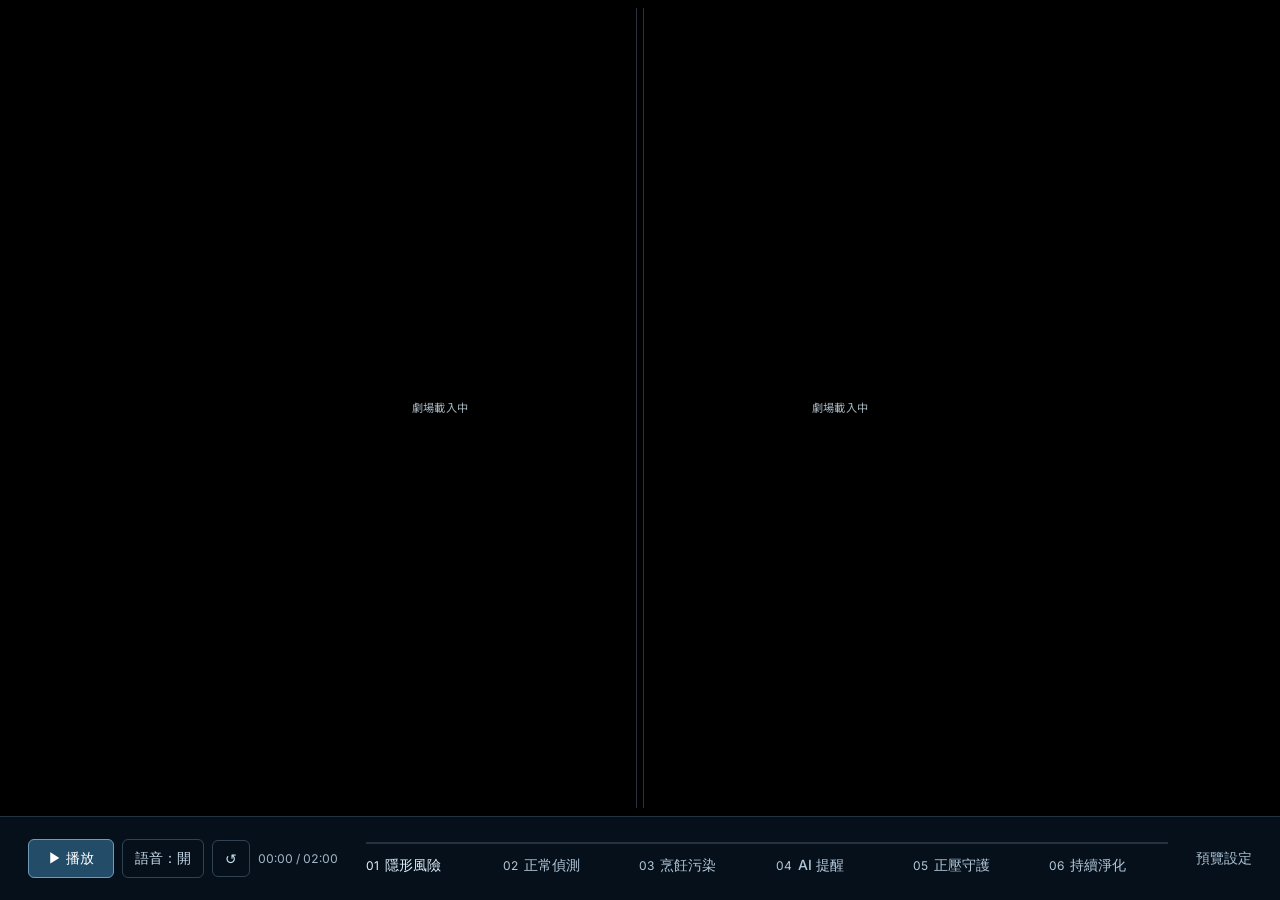
<file: index.html>
<!doctype html><html lang="zh-Hant"><meta charset="utf-8"><meta name="viewport" content="width=device-width,initial-scale=1"><meta http-equiv="refresh" content="0;url=preview.html"><title>D 區 · 居家風險劇場</title><a href="preview.html">開啟 D 區雙屏展演</a></html>
</file>
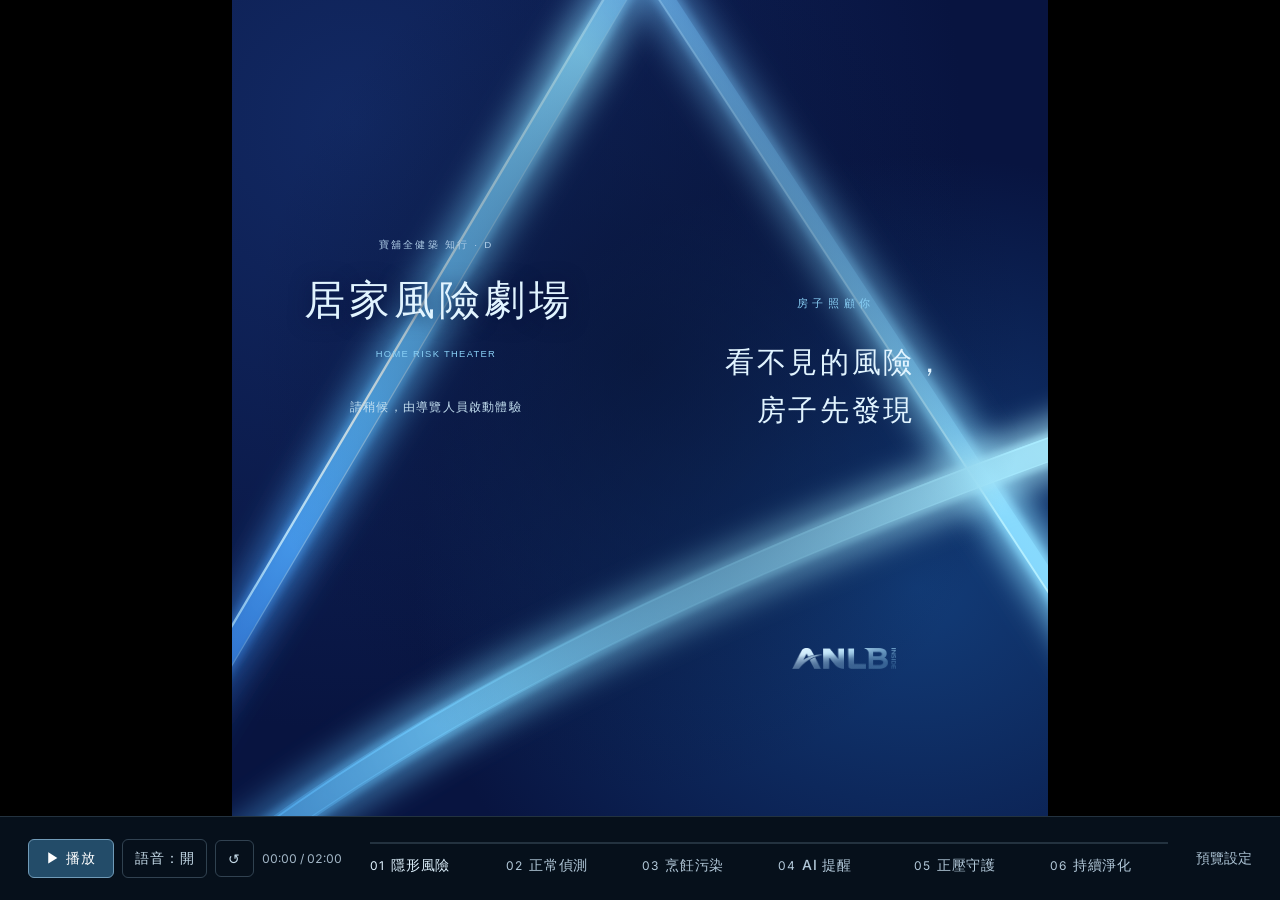
<file: Dweb.html>
<!DOCTYPE html>
<html lang="zh-Hant" data-zone="D" data-player="cinema" data-cinema-status="loading">
<head>
<meta charset="utf-8">
<meta name="viewport" content="width=device-width, initial-scale=1">
<title>Dweb — 展區 D：居家風險劇場</title>
<script>
// Choose the player before any stage markup can paint, even on a cold connection.
if(new URLSearchParams(location.search).get('legacy')==='1') document.documentElement.dataset.player='legacy';
</script>
<style>
html[data-player="cinema"] .stage>.info,
html[data-player="cinema"] .stage>.story,
html[data-player="cinema"] .stage>.novideo,
html[data-player="cinema"] .fhint{display:none!important}
.cinema-startup{display:none}
html[data-player="cinema"]:not([data-cinema-status="ready"]) .cinema-ui{visibility:hidden}
html[data-player="cinema"]:not([data-cinema-status="ready"]) .cinema-startup{position:absolute;inset:0;display:flex;align-items:center;color:#a6b5bf;font-size:1.4cqw;pointer-events:none}
.cinema-startup span{width:50%;text-align:center}
.cinema-startup span::after{content:'劇場載入中'}
html[data-cinema-status="error"] .cinema-startup span::after{content:'載入失敗 · 請重新整理'}
</style>
<link rel="stylesheet" href="fonts/fonts.css">
<link rel="stylesheet" href="theater.css">
<link rel="stylesheet" href="cinema.css?v=dissolve-2">
<link rel="stylesheet" href="captions.css?v=farewell-1">
<!--
  ============================================================
  Dweb — 展區 D 居家風險劇場 · 影片輪播 + 空氣數據疊層 + Trigger 通道
  ------------------------------------------------------------
  1. .stage            1:1 舞台（同 C 區窗景）：三段 <video> 交叉淡入
  2. .info > .ibody    舞台內左側資訊疊層（玻璃底層在 .ibody::before）
                       - 分鏡標頭：眉標(英) → 中文名 → 英文副標（E 規範 §10.2）
                       - 警示膠囊 alert
                       - 六項指標 + AQI 趨勢
  3. #panel            隱藏側邊工作面（按 F 開 / 再按 F 收），固定在視口不在舞台
                       3a. 三段影片來源（拖放上傳 / 路徑輸入）
                       3b. Trigger 通道 T1 / T2 / T3（銜接處）
                       3c. 連線設定：WebSocket 主用 + 本機 HTTP 備援
                       3d. 事件日誌
  ------------------------------------------------------------
  基準畫布：1:1 舞台，同 C 區窗景（C-Digital-Window/apps/window）。
            舞台邊長 S = min(100vw, 100dvh) 置中黑底；.stage 標記 container-type，
            訪客面所有尺寸用 cqw（1cqw = 舞台寬 1%），換任何 1:1 螢幕等比縮放。
  雙螢幕：  兩台直式電視各開同一網址，L / R（或 ?side=left|right）只看完整畫布的左半 / 右半，
            S = min(200vw, 100dvh)，兩台算式相同、只有 left 差一個螢幕寬（C 區 UI-SPEC §2.5）。
  字級階梯（cqw）：1.2 · 1.4 · 1.6 · 1.9 · 2.4
            1080 舞台 = 13 · 15 · 17 · 21 · 26px；1920 舞台 = 23 · 27 · 31 · 36 · 46px
  工作面 #panel：固定 400px，字級 11 · 12 · 13 · 15px（無 0.5px 階）
  字重：400 / 500 / 600 / 700   字型自帶：fonts/fonts.css（tools/build-fonts.mjs 產生）
  ------------------------------------------------------------
  值的來源（改要一起改）：Z-Design-System/tokens/
    blue.css       --blue-300 / 400        取代原 #2fd8ff / #4aa8ff
    _shared.css    --ink-1 / --ink-2       前景白 / 淺藍描邊
    blue.css       --slate-400 / 700       次級字 / 三級字（原 #8ba0c6 / #4d5d80）
    core.css       白 alpha 十一級 · 字距三帶 · 行高 · 圓角 · 線寬 · 時長
    semantic.css   --st-ok / warn / err    只用在 #panel 工作面
    motion.css     --ease expo.out
  訪客面一律藍白單色調（Z docs/05 對 D 的建議）：三個分鏡用 blue.css 不同階的明度區分，
  數據超標用白階提亮，不用紅 / 橘 / 綠；--violet 已移除（全區唯一的紫）。
  ------------------------------------------------------------
  對外介面：
    window.Dweb.next() / goto(n) / play() / pause()
    window.Dweb.send(payload)          手動送出 trigger
    window.Dweb.onTrigger = fn         接收外部 trigger
    postMessage({cmd:'next'}) 亦可觸發
  Trigger 封包（送出）：
    {src:'Dweb', junction:'D_T1', type:'stage_end', from:1, to:2, ts:...}
  Trigger 封包（接收）：
    {cmd:'next'} | {cmd:'goto', stage:2} | {cmd:'play'} | {cmd:'pause'}
    {cmd:'scene', n:2}                      強制切分鏡（顏色/文案）
    {cmd:'data', co2:700, hcho:0.05, tvoc:2.5, pm1:100, pm25:200, pm10:150}
    {cmd:'data', values:[co2,hcho,tvoc,pm1,pm25,pm10], alert:'文字', sub:'文字'}
  ------------------------------------------------------------
  分鏡對應（依展區 D 分鏡腳本）：
    01 · DETECTION          偵測數據啟動        藍 300/500（靜）  正常值
    02 · NEGATIVE PRESSURE  負壓防護            藍 100/600（亮）  油煙 → 數值飆升 → 抽油煙機排出
    03 · POSITIVE PRESSURE  正壓守護 · 深層淨化  藍 400/700（深）  微正壓 → 曲線下降 → 淨化報告
  ============================================================
-->
<style>
:root{
  /* ── 底與前景（Z stage/_shared.css）─────────────────────────────── */
  --bg-0:#000206;
  --ink:#eaf1ff;            /* = --ink-1 前景白 */
  --ink-2:#cfe2ff;          /* = --ink-2 淺藍描邊（原 #dbe7ff）*/
  --ink-dim:#95aac5;        /* = --slate-400 次級字（原 #8ba0c6）*/
  --ink-faint:#516587;      /* = --slate-700 三級字（原 #4d5d80）*/
  /* ── 藍階梯（Z blue.css —— 要統一的那一層）──────────────────────── */
  --blue-100:#c0e6fa;
  --blue-300:#6fc8f6;
  --blue-400:#3fb4f0;       /* ★ E 的 ANLB 藍 = 現場燈條色，不可改 */
  --blue-500:#1d9af9;
  --blue-600:#2f7bff;       /* ★ B 電光藍，不可改 */
  --blue-700:#255cc9;
  --cyan:var(--blue-300);   /* 舊變數名保留，值吸附階梯（原 #2fd8ff，ΔE 4.9）*/
  --line-blue:120,170,255;  /* 藍描邊色相，同 C 區 --edge；alpha 走下方階梯 */
  /* ── 工作面狀態色（Z semantic.css）—— 只給 #panel，展演畫面不吃 ──── */
  --st-ok:#57C99B; --st-warn:#E0B36A; --st-err:#D96C6C; --st-idle:#6B7480;
  --st-ok-bg:rgba(87,201,155,.14); --st-warn-bg:rgba(224,179,106,.14); --st-err-bg:rgba(217,108,108,.14);
  --green:var(--st-ok); --amber:var(--st-warn); --red:var(--st-err);   /* 舊名保留 */
  /* ── 白 alpha 十一級（Z core.css）──────────────────────────────── */
  --a-hair:.06; --a-line:.10; --a-dim:.16; --a-line-2:.22; --a-line-3:.30;
  --a-on-glass:.55; --a-text-3:.62; --a-veil:.72; --a-active:.85; --a-text-2:.90; --a-text-1:.95;
  /* ── 字距三帶 · 行高 · 圓角 · 線寬 · 時長（Z core.css）· 緩動（motion.css）── */
  --ls-wide:.30em; --ls-mid:.14em; --ls-body:.06em; --ls-num:.04em;
  --lh-num:1; --lh-title:1.15; --lh-ui:1.3; --lh-body:1.7; --lh-note:1.72;
  --r-2:2px; --r-6:6px; --r-13:13px; --r-16:16px; --r-pill:999px;
  --w-hair:1px; --w-accent:2px;
  --d-state:.25s; --d-panel:.3s;
  --ease:cubic-bezier(.16,1,.3,1);
  /* ── 訪客面字級階梯（cqw，相對舞台寬；同 C 區做法）────────────────── */
  --t-1:1.2cqw; --t-2:1.4cqw; --t-3:1.6cqw; --t-4:1.9cqw; --t-5:2.4cqw;
  /* ── 工作面字級階梯（px，#panel 不隨舞台縮）──────────────────────── */
  --fs-11:11px; --fs-12:12px; --fs-13:13px; --fs-15:15px;
  /* ── 字型（自帶，見 fonts/fonts.css）──────────────────────────── */
  --font:"Inter","Chiron Hei HK","Noto Sans TC","PingFang TC","Microsoft JhengHei",sans-serif;
  --mono:"SFMono-Regular",Consolas,"Roboto Mono","Chiron Hei HK",monospace;
  --panel-w:400px;
}
*{box-sizing:border-box;}
html,body{height:100%;}
body{
  margin:0;background:#000;color:var(--ink);
  font-family:var(--font);font-weight:400;line-height:var(--lh-body);overflow:hidden;
  -webkit-font-smoothing:antialiased;
}
.tnum,[data-tnum]{font-variant-numeric:tabular-nums;}
/* 減動偏好（E §9.3 必遵） */
@media (prefers-reduced-motion:reduce){
  *,*::before,*::after{animation-duration:.001ms!important;animation-iteration-count:1!important;transition-duration:.001ms!important;}
}

/* ================= 1. 舞台（1:1，同 C 區窗景）=================
   舞台邊長 S = min(100vw,100dvh) 置中黑底；container-type 讓子層的 cqw 相對舞台寬。
   雙螢幕裁切：S = min(200vw,100dvh)，左半 / 右半只差 left 一個螢幕寬。
   用 left/top 直接算位移、不用 transform —— 玻璃的祖先不得有 transform（Z glass.css）。*/
.stage{
  --S:min(100vw,100dvh);
  position:absolute;width:var(--S);height:var(--S);
  top:calc((100dvh - var(--S)) / 2);
  left:calc((100vw - var(--S)) / 2);
  container-type:inline-size;
  overflow:hidden;background:#000;
}
:root[data-crop] .stage{
  --S:min(200vw,100dvh);
  left:calc((200vw - var(--S)) / 2);
}
:root[data-crop="right"] .stage{left:calc((200vw - var(--S)) / 2 - 100vw);}
.stage video{
  position:absolute;inset:0;width:100%;height:100%;
  object-fit:cover;opacity:0;transition:opacity .45s ease;
  background:#000;
}
.stage video.on{opacity:1;}
.novideo{
  position:absolute;inset:0;display:grid;place-content:center;
  gap:1cqw;text-align:center;color:var(--ink-faint);
  font-size:var(--t-2);letter-spacing:var(--ls-mid);line-height:var(--lh-ui);
  background:radial-gradient(70% 60% at 50% 45%, rgba(20,40,90,.35), #000 72%);
}
.novideo b{display:block;color:var(--ink);font-size:var(--t-5);font-weight:500;letter-spacing:var(--ls-mid);line-height:var(--lh-title);}
.novideo .en{display:block;color:var(--ink-dim);font-size:var(--t-1);letter-spacing:var(--ls-wide);}
.novideo.hide{display:none;}

/* ================= 2. 資訊疊層（舞台內，尺寸全用 cqw）================= */
.info{
  position:absolute;left:3cqw;top:0;bottom:0;
  display:grid;align-content:center;      /* 垂直置中不用 transform */
  width:30cqw;
  pointer-events:none;z-index:5;
  --glass:.42;            /* 玻璃底層濃度 0~1 */
  --glass-blur:.35cqw;    /* 底層模糊（1080 舞台 ≈ 4px，1920 ≈ 7px）*/
}
.ibody{position:relative;text-shadow:0 .1cqw .7cqw rgba(0,0,0,.75);}
/* 深色玻璃底層：壓在資訊下方，影片仍可透出（本頁唯一一層 backdrop-filter）*/
.ibody::before{
  content:"";position:absolute;z-index:-1;
  left:-6cqw;             /* 往左延伸到舞台邊緣外 */
  right:-14%;
  top:-9%;bottom:-9%;
  background:
    linear-gradient(100deg,
      rgba(2,7,18,var(--glass)) 0%,
      rgba(3,9,22,calc(var(--glass) * .78)) 46%,
      rgba(4,10,24,calc(var(--glass) * .34)) 74%,
      rgba(4,10,24,0) 100%),
    radial-gradient(120% 78% at 8% 50%, rgba(10,26,58,.30) 0%, transparent 70%);
  backdrop-filter:blur(var(--glass-blur)) saturate(112%) brightness(.86);
  -webkit-backdrop-filter:blur(var(--glass-blur)) saturate(112%) brightness(.86);
  -webkit-mask-image:
    linear-gradient(to right, #000 0%, #000 52%, rgba(0,0,0,.55) 78%, transparent 100%),
    linear-gradient(to bottom, transparent 0%, #000 12%, #000 88%, transparent 100%);
  -webkit-mask-composite:source-in;
  mask-image:
    linear-gradient(to right, #000 0%, #000 52%, rgba(0,0,0,.55) 78%, transparent 100%),
    linear-gradient(to bottom, transparent 0%, #000 12%, #000 88%, transparent 100%);
  mask-composite:intersect;
  pointer-events:none;
}
/* --- 分鏡配色：一律藍白，只走 blue.css 階梯，三個分鏡以明度區分（靜 · 亮 · 深）---
   --a1 主色（線、眉標、標題英文）  --a2 漸層尾（長條末端、光暈）  --acc 眉標 / 環 / 趨勢數字 */
@property --a1{syntax:'<color>';inherits:true;initial-value:#6fc8f6;}
@property --a2{syntax:'<color>';inherits:true;initial-value:#1d9af9;}
@property --acc{syntax:'<color>';inherits:true;initial-value:#6fc8f6;}
.info{--a1:#6fc8f6;--a2:#1d9af9;--acc:#6fc8f6;
      transition:--a1 .9s ease, --a2 .9s ease, --acc .9s ease;}
.info.s1{--a1:#6fc8f6;--a2:#1d9af9;--acc:#6fc8f6;}  /* 分鏡一 · 偵測數據：靜 —— blue-300 / blue-500 */
.info.s2{--a1:#c0e6fa;--a2:#2f7bff;--acc:#eaf1ff;}  /* 分鏡二 · 負壓防護：亮 —— blue-100 / blue-600，眉標提到前景白 --ink-1 */
.info.s3{--a1:#3fb4f0;--a2:#255cc9;--acc:#3fb4f0;}  /* 分鏡三 · 正壓守護／深層淨化：深 —— blue-400 / blue-700 */

/* --- 標頭：AQI 環 + 分鏡（眉標(英) → 中文名 → 英文副標）--- */
.ihead{display:flex;align-items:center;gap:1.2cqw;margin-bottom:1.2cqw;}
.ring{width:7cqw;aspect-ratio:1;position:relative;flex:0 0 auto;}
.ring svg{width:100%;height:100%;transform:rotate(-90deg);overflow:visible;}
.ring .rv{position:absolute;inset:0;display:grid;place-content:center;text-align:center;line-height:var(--lh-num);}
.ring .rv b{font-size:var(--t-5);font-weight:500;letter-spacing:var(--ls-num);font-variant-numeric:tabular-nums;}
.ring .rv i{display:block;font-style:normal;margin-top:.3cqw;font-size:var(--t-1);
            letter-spacing:var(--ls-wide);line-height:var(--lh-ui);color:var(--acc);}
.hmeta{min-width:0;}
.hmeta .scene{font-size:var(--t-1);letter-spacing:var(--ls-wide);line-height:var(--lh-ui);color:var(--acc);white-space:nowrap;}
.hmeta .sname{margin-top:.3cqw;font-size:var(--t-4);font-weight:500;letter-spacing:var(--ls-mid);line-height:var(--lh-title);color:var(--ink);}
.hmeta .esub{margin-top:.3cqw;font-size:var(--t-1);letter-spacing:var(--ls-wide);line-height:var(--lh-ui);color:var(--ink-dim);white-space:nowrap;}

/* --- 警示膠囊：漸層描邊、無實心背景（不再疊第二層 backdrop-filter）--- */
.alert{
  position:relative;border-radius:1.2cqw;
  padding:1.1cqw 1.4cqw;margin-bottom:1.2cqw;
  background:rgba(4,8,18,.20);
  transition:opacity var(--d-state) var(--ease), transform var(--d-state) var(--ease);
}
.alert::before{
  content:"";position:absolute;inset:0;border-radius:inherit;padding:var(--w-hair);
  background:linear-gradient(118deg,var(--a1) 0%,var(--acc) 52%,var(--a2) 100%);
  -webkit-mask:linear-gradient(#000 0 0) content-box,linear-gradient(#000 0 0);
  -webkit-mask-composite:xor;mask-composite:exclude;
  opacity:var(--a-text-2);pointer-events:none;
}
.alert.flash{animation:flash .5s var(--ease);}
@keyframes flash{0%{transform:scale(1)}35%{transform:scale(1.03)}100%{transform:scale(1)}}
.alert .l1{
  font-size:var(--t-3);font-weight:600;
  letter-spacing:var(--ls-mid);text-align:center;line-height:var(--lh-ui);
}
.alert .l2{
  margin-top:.3cqw;font-size:var(--t-2);font-weight:400;
  letter-spacing:var(--ls-body);text-align:center;line-height:var(--lh-ui);
  color:var(--ink-2);opacity:var(--a-text-2);
}

/* --- 六項數值 --- */
.metrics{display:grid;gap:.8cqw;}
.m{display:grid;grid-template-columns:1fr auto;gap:.3cqw 1cqw;align-items:baseline;}
.m .mk{font-size:var(--t-1);letter-spacing:.20em;line-height:var(--lh-ui);color:var(--ink-dim);}
.m .mv{
  font-size:var(--t-3);font-weight:500;letter-spacing:var(--ls-num);line-height:var(--lh-ui);
  text-align:right;font-variant-numeric:tabular-nums;white-space:nowrap;
}
.m .mv i{font-style:normal;font-size:var(--t-1);font-weight:400;color:var(--ink-faint);margin-left:.3cqw;letter-spacing:var(--ls-mid);}
.m .mbar{
  grid-column:1;position:relative;height:.45cqw;border-radius:var(--r-pill);
  background:
    repeating-linear-gradient(-38deg, rgba(150,200,255,.22) 0 1px, transparent 1px 6px),
    rgba(255,255,255,var(--a-hair));
}
.m .fill{
  position:absolute;left:0;top:0;bottom:0;width:0;border-radius:var(--r-pill);
  background:linear-gradient(90deg,var(--a1),var(--a2));
  filter:drop-shadow(0 0 .35cqw var(--a2));
  transition:width .55s var(--ease);
}
.m .tick{position:absolute;top:-.25cqw;bottom:-.25cqw;width:var(--w-hair);background:var(--ink-2);opacity:.45;}
.m .ms{grid-column:2;font-size:var(--t-1);letter-spacing:var(--ls-mid);line-height:var(--lh-ui);text-align:right;white-space:nowrap;}
/* 資料分級：不用紅橘綠，用明度差（Z docs/05）—— 正常暗、偏高藍、超標白、重度白＋光暈 */
.sev0{color:var(--ink-dim);} .sev1{color:var(--blue-300);} .sev2{color:var(--ink);} .sev3{color:#fff;font-weight:600;}
.m.lv2 .mv{color:#fff;} .m.lv3 .mv{color:#fff;text-shadow:0 0 .6cqw var(--blue-300);}

/* --- AQI 趨勢 --- */
.spark{margin-top:1.2cqw;}
.spark .sl{
  display:flex;justify-content:space-between;align-items:baseline;
  font-size:var(--t-1);letter-spacing:var(--ls-wide);line-height:var(--lh-ui);color:var(--ink-faint);margin-bottom:.3cqw;
}
.spark .sl b{font-family:var(--mono);font-size:var(--t-1);color:var(--acc);font-weight:500;letter-spacing:var(--ls-num);font-variant-numeric:tabular-nums;}
.spark svg{width:100%;height:3.4cqw;display:block;}

/* --- 頁尾：展區名（中文在前，英文眉標在後）--- */
.title{display:flex;align-items:center;gap:1.2cqw;margin-top:1.2cqw;}
.title .tt{display:grid;gap:.2cqw;}
.title .tt span{font-size:var(--t-3);font-weight:400;letter-spacing:var(--ls-mid);line-height:var(--lh-ui);color:var(--ink);white-space:nowrap;}
.title .tt .en{font-style:normal;font-size:var(--t-1);letter-spacing:var(--ls-wide);line-height:var(--lh-ui);color:var(--a1);white-space:nowrap;}
.title .rules{flex:1;display:grid;gap:.3cqw;}
.title .rules i{display:block;height:var(--w-hair);background:var(--a1);opacity:.55;}
.title .rules i:nth-child(2){width:78%;}
.title .rules i:nth-child(3){width:52%;}

/* ================= 3. 隱藏側邊工作面（固定在視口，不在舞台）================= */
#panel{
  position:fixed;top:0;right:-100vw;height:100%;width:var(--panel-w);
  max-width:92vw;z-index:40;
  transition:right var(--d-panel) var(--ease);   /* 用 right 位移，不用 transform（Z glass.css）*/
  background:linear-gradient(200deg,rgba(10,18,42,.94),rgba(3,6,16,.96));
  backdrop-filter:blur(22px) saturate(140%);
  -webkit-backdrop-filter:blur(22px) saturate(140%);
  border-left:var(--w-hair) solid rgba(var(--line-blue),var(--a-dim));
  box-shadow:-30px 0 80px rgba(0,0,0,.6);
  display:flex;flex-direction:column;
  font-size:var(--fs-12);line-height:var(--lh-ui);
}
#panel.open{right:0;}
.ph{
  padding:16px 18px 12px;border-bottom:var(--w-hair) solid rgba(var(--line-blue),var(--a-dim));
  display:flex;align-items:flex-end;gap:10px;flex:0 0 auto;
}
.ph .eyebrow{font-size:var(--fs-11);letter-spacing:var(--ls-wide);line-height:var(--lh-ui);color:var(--ink-faint);}
.ph h1{margin:2px 0 0;font-size:var(--fs-15);letter-spacing:var(--ls-mid);font-weight:500;line-height:var(--lh-ui);}
.ph em{font-style:normal;font-size:var(--fs-11);letter-spacing:var(--ls-mid);line-height:var(--lh-ui);color:var(--ink-faint);margin-left:auto;}
.pb{flex:1;overflow-y:auto;padding:14px 18px 26px;}
.pb::-webkit-scrollbar{width:8px;}
.pb::-webkit-scrollbar-thumb{background:rgba(var(--line-blue),var(--a-line-2));border-radius:var(--r-pill);}

.sec{margin-bottom:22px;}
.sec > h2{
  margin:0 0 9px;font-size:var(--fs-11);font-weight:500;letter-spacing:var(--ls-wide);line-height:var(--lh-ui);
  color:var(--ink-faint);                 /* 英文靠內容大寫，不用 text-transform（E §10.1）*/
  display:flex;align-items:center;gap:8px;
}
.sec > h2::after{content:"";flex:1;height:var(--w-hair);background:rgba(var(--line-blue),var(--a-dim));}

/* --- 上傳槽 --- */
.slot{
  border:var(--w-hair) dashed rgba(var(--line-blue),var(--a-line-3));border-radius:var(--r-16);
  padding:10px 12px;margin-bottom:9px;
  transition:border-color var(--d-state) var(--ease), background var(--d-state) var(--ease);
  background:rgba(255,255,255,.03);
}
.slot.drag{border-color:var(--cyan);background:rgba(111,200,246,.10);}
.slot.live{border-style:solid;border-color:rgba(87,201,155,.45);}
.slot.cur{box-shadow:0 0 0 1px rgba(87,201,155,.5),0 0 22px rgba(87,201,155,.16);}
.slot .top{display:flex;align-items:center;gap:8px;margin-bottom:7px;}
.slot .tag{font-size:var(--fs-11);letter-spacing:var(--ls-wide);font-weight:500;color:var(--cyan);}
.slot .st{
  margin-left:auto;font-size:var(--fs-11);letter-spacing:var(--ls-body);color:var(--ink-faint);
  font-family:var(--mono);white-space:nowrap;overflow:hidden;
  text-overflow:ellipsis;max-width:190px;
}
.slot .row{display:flex;gap:6px;}
.slot input[type=text]{flex:1;min-width:0;}
label.file{
  display:inline-flex;align-items:center;justify-content:center;
  padding:6px 10px;border-radius:var(--r-6);cursor:pointer;white-space:nowrap;
  font-size:var(--fs-12);letter-spacing:var(--ls-body);line-height:var(--lh-ui);
  border:var(--w-hair) solid rgba(var(--line-blue),var(--a-line-3));color:var(--ink-dim);
  background:rgba(255,255,255,.03);
}
label.file:hover{border-color:var(--cyan);color:var(--ink);}
label.file input{display:none;}

input[type=text],input[type=number],select{
  background:rgba(0,0,0,.4);border:var(--w-hair) solid rgba(var(--line-blue),var(--a-line-2));
  border-radius:var(--r-6);color:var(--ink);padding:6px 8px;
  font-family:var(--mono);font-size:var(--fs-12);line-height:var(--lh-ui);outline:none;width:100%;
}
input:focus,select:focus{border-color:var(--cyan);}
input[type=range]{width:100%;accent-color:var(--cyan);background:none;border:0;padding:0;height:16px;}
button{
  background:rgba(255,255,255,.045);border:var(--w-hair) solid rgba(var(--line-blue),var(--a-line-2));
  color:var(--ink-dim);border-radius:var(--r-6);padding:6px 11px;cursor:pointer;
  font-family:var(--font);font-size:var(--fs-12);letter-spacing:var(--ls-body);line-height:var(--lh-ui);
  transition:border-color var(--d-state) var(--ease), color var(--d-state) var(--ease), background var(--d-state) var(--ease);
}
button:hover{border-color:var(--cyan);color:var(--ink);background:rgba(111,200,246,.10);}
button.go{border-color:rgba(87,201,155,.45);color:var(--st-ok);}
button.go:hover{background:var(--st-ok-bg);}

/* --- trigger 通道鏈 --- */
.chain{display:grid;gap:0;}
.node{
  display:flex;align-items:center;gap:9px;padding:6px 10px;
  border-radius:var(--r-6);background:rgba(255,255,255,.028);
  font-size:var(--fs-12);letter-spacing:var(--ls-mid);line-height:var(--lh-ui);color:var(--ink-dim);
}
.node.act{color:var(--st-ok);background:var(--st-ok-bg);}
.node .n{font-family:var(--mono);font-size:var(--fs-11);letter-spacing:var(--ls-body);color:var(--ink-faint);margin-left:auto;}
.node .sub{font-size:var(--fs-11);letter-spacing:var(--ls-mid);}
.jn{
  display:flex;align-items:center;gap:8px;
  margin:4px 0 4px 14px;padding:7px 10px;
  border-left:var(--w-accent) solid rgba(var(--line-blue),var(--a-line-2));
  border-radius:0 var(--r-6) var(--r-6) 0;background:rgba(var(--line-blue),var(--a-hair));
  transition:border-color var(--d-state) var(--ease), background var(--d-state) var(--ease);
}
.jn.hit{border-left-color:var(--st-ok);background:var(--st-ok-bg);}
.jn .id{font-family:var(--mono);font-size:var(--fs-11);color:var(--cyan);letter-spacing:var(--ls-body);}
.jn .io{display:flex;gap:4px;margin-left:auto;align-items:center;}
.lamp{
  display:block;width:8px;height:8px;border-radius:50%;
  background:rgba(var(--line-blue),var(--a-line-2));
  box-shadow:0 0 0 1px rgba(var(--line-blue),var(--a-line-2)) inset;
  transition:background var(--d-state) var(--ease), box-shadow var(--d-state) var(--ease);
}
.lamp.out.on{background:var(--cyan);box-shadow:0 0 9px var(--cyan);}
.lamp.in.on{background:var(--st-ok);box-shadow:0 0 9px var(--st-ok);}
.jn button{padding:3px 7px;font-size:var(--fs-11);}
.jn input[type=text]{width:92px;flex:0 0 auto;font-size:var(--fs-11);padding:3px 6px;}

/* --- 連線（狀態點 8px，E 附錄 B-20）--- */
.field{display:grid;grid-template-columns:70px 1fr;gap:8px;align-items:center;margin-bottom:7px;}
.field span{font-size:var(--fs-11);letter-spacing:var(--ls-mid);line-height:var(--lh-ui);color:var(--ink-faint);}
.conn{display:flex;align-items:center;gap:8px;margin-top:8px;}
.dot{width:8px;height:8px;border-radius:50%;background:var(--st-err);box-shadow:0 0 8px rgba(217,108,108,.6);flex:0 0 auto;}
.dot.ok{background:var(--st-ok);box-shadow:0 0 10px rgba(87,201,155,.7);}
.dot.wait{background:var(--st-warn);box-shadow:0 0 10px rgba(224,179,106,.6);}
.conn .txt{font-size:var(--fs-11);font-family:var(--mono);color:var(--ink-dim);flex:1;overflow:hidden;text-overflow:ellipsis;white-space:nowrap;}
.chk{display:flex;align-items:center;gap:7px;font-size:var(--fs-12);color:var(--ink-dim);letter-spacing:var(--ls-body);line-height:var(--lh-ui);margin-top:7px;cursor:pointer;}
.chk input{accent-color:var(--cyan);}

/* --- 日誌 --- */
#log{
  height:150px;overflow-y:auto;border-radius:var(--r-6);
  background:rgba(0,0,0,.45);border:var(--w-hair) solid rgba(var(--line-blue),var(--a-dim));
  padding:8px 10px;font-family:var(--mono);font-size:var(--fs-11);line-height:var(--lh-note);
}
#log::-webkit-scrollbar{width:6px;}
#log::-webkit-scrollbar-thumb{background:rgba(var(--line-blue),var(--a-line-2));border-radius:var(--r-pill);}
#log div{white-space:pre-wrap;word-break:break-all;color:var(--ink-faint);}
#log .o{color:var(--cyan);}
#log .i{color:var(--st-ok);}
#log .e{color:var(--st-err);}

.hint{font-size:var(--fs-11);color:var(--ink-faint);line-height:var(--lh-note);letter-spacing:var(--ls-body);}
.hint .k{color:var(--cyan);}
.hint .ok{color:var(--st-ok);}
kbd{
  font-family:var(--mono);font-size:var(--fs-11);padding:1px 5px;border-radius:var(--r-2);
  border:var(--w-hair) solid rgba(var(--line-blue),var(--a-line-3));color:var(--ink-dim);
}
.fhint{
  position:fixed;right:18px;bottom:16px;z-index:6;
  font-size:var(--fs-13);letter-spacing:var(--ls-wide);line-height:var(--lh-ui);color:rgba(180,205,255,.30);
  pointer-events:none;transition:opacity .6s var(--ease);
}
.fhint.gone{opacity:0;}
</style>
<link rel="stylesheet" href="player-controls.css?v=once-1"><link rel="stylesheet" href="exhibition-type.css?v=roles-2"><link rel="stylesheet" href="brand-cover.css?v=20261007"><link rel="stylesheet" href="brand-theater.css?v=20261007c"></head>
<body>
<script>if(document.documentElement.dataset.player==='cinema') document.body.classList.add('theater','cinema');</script>

<!-- ============ 1. 舞台（1:1）+ 2. 資訊疊層 ============ -->
<div class="stage" id="stage">
  <div class="cinema-startup" role="status"><span></span><span></span></div>
  <img class="film-fallback" src="assets/film-poster.jpg" alt="" aria-hidden="true"><video id="v0" playsinline muted preload="auto" poster="assets/film-poster.jpg"></video>
  <video id="v1" playsinline muted></video>
  <video id="v2" playsinline muted></video>
  <div class="novideo" id="novideo">
    <b>展區 D · 居家風險劇場</b>
    <span class="en">ZONE D · HOME RISK THEATER</span>
    尚未載入影片 · 按 F 開啟側邊介面上傳三段影片
  </div>

  <div class="info s1" id="info">
   <div class="ibody">

    <!-- AQI 環 + 分鏡標頭 -->
    <div class="ihead">
      <div class="ring">
        <svg viewBox="0 0 68 68">
          <circle cx="34" cy="34" r="29" fill="none" stroke="rgba(200,225,255,.10)" stroke-width="4"/>
          <circle id="aqiArc" cx="34" cy="34" r="29" fill="none" stroke-width="4" stroke-linecap="round"
                  stroke-dasharray="182.2" stroke-dashoffset="182.2"
                  style="stroke:var(--acc);transition:stroke-dashoffset .7s ease"/>
        </svg>
        <div class="rv"><b id="aqiV">—</b><i>AQI</i></div>
      </div>
      <div class="hmeta">
        <div class="scene" id="sceneTag">01 · DETECTION</div>
        <div class="sname" id="sceneName">偵測數據啟動</div>
        <div class="esub" id="sceneEn">AIR QUALITY MONITORING</div>
      </div>
    </div>

    <!-- 警示膠囊 -->
    <div class="alert" id="alert">
      <div class="l1" id="al1">偵測數據啟動</div>
      <div class="l2" id="al2">AI 即時監測空氣品質</div>
    </div>

    <!-- 六項指標 -->
    <div class="metrics" id="metrics"></div>

    <!-- AQI 歷史趨勢曲線 -->
    <div class="spark">
      <div class="sl"><span>AQI 趨勢</span><b><span id="sparkNow">—</span> · <span id="aqiC">—</span></b></div>
      <svg viewBox="0 0 260 40" preserveAspectRatio="none">
        <defs>
          <linearGradient id="sparkGrad" x1="0" y1="0" x2="0" y2="1">
            <stop offset="0%"   style="stop-color:var(--a1)" stop-opacity=".34"/>
            <stop offset="100%" style="stop-color:var(--a1)" stop-opacity="0"/>
          </linearGradient>
        </defs>
        <polygon  id="sparkFill" fill="url(#sparkGrad)" points=""/>
        <polyline id="sparkLine" fill="none" stroke-width="1.6" stroke-linejoin="round"
                  stroke-linecap="round" style="stroke:var(--a1)" points=""/>
      </svg>
    </div>

    <div class="title">
      <div class="tt"><span id="dataTitle">展區 D · 居家風險劇場</span><i class="en">HOME RISK THEATER</i></div>
      <div class="rules"><i></i><i></i><i></i></div>
    </div>

   </div>
  </div>
</div>

<div class="fhint" id="fhint">按 <b>F</b> 開啟控制面板 · PRESS F</div>

<!-- ============ 3. 隱藏側邊工作面 ============ -->
<aside id="panel" aria-hidden="true">
  <div class="ph">
    <div>
      <div class="eyebrow">ZONE D · CONTROL</div>
      <h1>寶舖 D 區・控制</h1>
    </div>
    <em>F 收合</em>
  </div>
  <div class="pb">

    <section class="sec">
      <h2>影片來源 · 單支影片</h2>
      <div class="slot film" id="filmSlot">
        <div class="top"><div class="tag">一支影片 · 三個分鏡時間點</div><div class="st" id="filmSt">未載入</div></div>
        <div class="row">
          <label class="file">選擇<input type="file" accept="video/*" id="filmFile"></label>
          <input type="text" id="filmPath" placeholder="或路徑 / URL：film.mp4">
          <button id="filmClr">✕</button>
        </div>
        <div class="field" style="margin-top:8px;"><span>02 起（秒）</span><input type="text" id="cue2" placeholder="留空 = 1/3 處"></div>
        <div class="field"><span>03 起（秒）</span><input type="text" id="cue3" placeholder="留空 = 2/3 處"></div>
        <div class="hint">
          一支影片依時間點切三個分鏡；到時間點時切疊層並送出該銜接點 trigger，片尾回到 01。
          網址參數 <span class="k">?film=film.mp4&amp;cues=10,20</span>；根目錄有 <span class="k">film.mp4</span> 會自動載入。
        </div>
      </div>

      <h2 style="margin-top:16px;">影片來源 · 三段</h2>
      <div id="slots"></div>
      <div style="display:flex;gap:6px;margin-top:8px;flex-wrap:wrap;">
        <button class="go" id="btnPlay">▶ 播放</button>
        <button id="btnPrev">◀ 上一段</button>
        <button id="btnNext">下一段 ▶</button>
        <button id="btnMute">🔇</button>
      </div>
      <div class="field" style="margin-top:9px;">
        <span>模式</span>
        <select id="mode">
          <option value="auto">循環輪播 1→2→3→1（自動）</option>
          <option value="wait">播完停住 · 等外部 trigger</option>
          <option value="hold">單段循環 · 手動換段</option>
        </select>
      </div>
      <div class="field">
        <span>淡接 ms</span>
        <input type="number" id="fade" value="450" min="0" max="3000" step="50">
      </div>
    </section>

    <section class="sec">
      <h2>舞台 · 雙螢幕</h2>
      <div class="field">
        <span>顯示</span>
        <select id="cropSel">
          <option value="">單機 1:1（整個舞台）</option>
          <option value="left">雙螢幕 · 左半（L）</option>
          <option value="right">雙螢幕 · 右半（R）</option>
        </select>
      </div>
      <div class="hint">
        同 C 區窗景：兩台直式電視各開同一網址，各看完整畫布的一半，接縫自然銜接。
        開機即定用網址參數 <span class="k">?side=left</span> · <span class="k">?side=right</span>。
      </div>
    </section>

    <section class="sec">
      <h2>TRIGGER 通道 · 銜接處</h2>
      <div class="chain" id="chain"></div>
      <div class="hint" style="margin-top:8px;">
        每段影片結束時，該銜接點會 <span class="k">送出</span> trigger；
        收到外部訊號時 <span class="ok">亮綠燈</span> 並切段。
      </div>
    </section>

    <section class="sec">
      <h2>連線 · WebSocket 主用</h2>
      <div class="field"><span>WS URL</span><input type="text" id="wsUrl" value="ws://127.0.0.1:9980"></div>
      <div class="conn">
        <div class="dot" id="wsDot"></div>
        <div class="txt" id="wsTxt">未連線</div>
        <button id="btnWs">連線</button>
      </div>
      <label class="chk"><input type="checkbox" id="wsAuto" checked> 斷線自動重連（3s）</label>

      <h2 style="margin-top:16px;">備援 · 本機 HTTP</h2>
      <div class="field"><span>端點</span><input type="text" id="httpUrl" value="http://127.0.0.1:9980/trigger"></div>
      <div class="field"><span>輪詢 ms</span><input type="number" id="httpMs" value="500" min="50" step="50"></div>
      <div class="conn">
        <div class="dot" id="hDot"></div>
        <div class="txt" id="hTxt">停用</div>
        <button id="btnHttp">啟用</button>
      </div>
      <div class="hint" style="margin-top:6px;">
        也接受網址參數：<span class="k">?trigger=next</span> ·
        <span class="k">#goto=2</span>
      </div>
    </section>

    <section class="sec">
      <h2>事件日誌</h2>
      <div id="log"></div>
      <div style="display:flex;gap:6px;margin-top:8px;">
        <button id="btnPing">送測試封包</button>
        <button id="btnClr">清除</button>
      </div>
    </section>

    <section class="sec">
      <h2>資訊疊層 · INFOGRAPHIC</h2>
      <label class="chk"><input type="checkbox" id="ovShow" checked> 顯示疊層</label>
      <label class="chk"><input type="checkbox" id="ovSim" checked> 模擬數據自動跑</label>
      <div class="field" style="margin-top:8px;">
        <span>分鏡</span>
        <select id="ovScene">
          <option value="auto">跟隨影片段落（自動）</option>
          <option value="1">01 · 偵測數據啟動</option>
          <option value="2">02 · 負壓防護</option>
          <option value="3">03 · 正壓守護 · 深層淨化</option>
        </select>
      </div>
      <div class="field"><span>單段秒數</span><input type="number" id="ovDur" value="14" min="2" step="1" title="影片無長度資訊時，分鏡進度所用的秒數"></div>
      <div class="field"><span>更新 ms</span><input type="number" id="ovMs" value="220" min="60" step="20"></div>
      <div class="field"><span>玻璃濃度</span><input type="range" id="ovGlass" min="0" max="1" step="0.02" value="0.42"></div>
      <div class="field"><span>玻璃模糊</span><input type="range" id="ovBlur" min="0" max="24" step="1" value="7" title="以 1920 舞台換算的 px；實際用 cqw 隨舞台縮"></div>
      <div class="hint" style="margin-top:6px;">
        依分鏡腳本內插：正常 → 飆升 → 淨化；配色一律藍白，三個分鏡以明度區分（靜 · 亮 · 深），超標用白階提亮。<br>
        關掉模擬後只吃外部 <span class="k">{cmd:'data', co2:700, pm25:200 …}</span>。
      </div>
    </section>

    <section class="sec">
      <h2>快捷鍵</h2>
      <div class="hint">
        <kbd>F</kbd> 開合介面　<kbd>Space</kbd> 播放/暫停<br>
        <kbd>1</kbd><kbd>2</kbd><kbd>3</kbd> 跳段　<kbd>N</kbd> 下一段　<kbd>T</kbd> 手動送 trigger<br>
        <kbd>Q</kbd><kbd>W</kbd><kbd>E</kbd> 只切分鏡配色（不動影片）　<kbd>O</kbd> 疊層開關<br>
        <kbd>L</kbd><kbd>R</kbd> 雙螢幕只看左半 / 右半（再按一次還原）
      </div>
    </section>

  </div>
</aside>

<script>
"use strict";
/* ========== 0. 全域狀態 ========== */
const N = 3;
const vids = [document.getElementById('v0'),document.getElementById('v1'),document.getElementById('v2')];
const S = {
  cur:0, fade:450, mode:'auto', muted:true,
  srcs:[null,null,null], names:['','',''],
  junction:['D_T1','D_T2','D_T3'],
  ws:null, wsOk:false, wsWant:false, wsTimer:null,
  http:false, httpTimer:null, httpSeen:0,
  thr:50,
  values:[46,88,30,64,18],
  alert:['負壓防護啟動','NO2、CO 上升']
};

/* ========== 1. 日誌 ========== */
const logEl = document.getElementById('log');
function log(msg, kind){
  const t = new Date().toTimeString().slice(0,8);
  const d = document.createElement('div');
  if(kind) d.className = kind;
  d.textContent = t + ' ' + (kind==='o'?'↑':kind==='i'?'↓':'·') + ' ' + msg;
  logEl.appendChild(d);
  while(logEl.children.length>200) logEl.removeChild(logEl.firstChild);
  logEl.scrollTop = logEl.scrollHeight;
}

/* ========== 2. 影片輪播 ========== */
const novideo = document.getElementById('novideo');
function hasAny(){ return filmActive() || S.srcs.some(Boolean); }
function nextIdx(from){
  if(filmActive()) return (from+1)%N;
  for(let k=1;k<=N;k++){ const i=(from+k)%N; if(S.srcs[i]) return i; }
  return S.srcs[from] ? from : -1;
}
function prevIdx(from){
  if(filmActive()) return (from-1+N)%N;
  for(let k=1;k<=N;k++){ const i=(from-k+N*2)%N; if(S.srcs[i]) return i; }
  return S.srcs[from] ? from : -1;
}
function setSource(i, url, name){
  if(url && filmActive()) setFilm(null,'');        // 三段模式接手，單支影片讓位
  const old = S.srcs[i];
  if(old && old.indexOf('blob:')===0) URL.revokeObjectURL(old);
  S.srcs[i]=url; S.names[i]=name||'';
  const v=vids[i];
  if(url){ v.src=url; v.load(); } else { v.removeAttribute('src'); try{v.load();}catch(e){} }
  novideo.classList.toggle('hide', hasAny());
  renderSlots(); renderChain();
  if(url && (i===S.cur || !hasCurrent())) show(i,false);
  log('stage '+(i+1)+' 來源 = '+(name||url||'（清除）'));
}
function hasCurrent(){ return filmActive() || !!S.srcs[S.cur]; }
function show(i, emit){
  if(filmActive()){                                   // 單支影片：跳到該分鏡起點
    if(i<0 || i>=N) return;
    const c=filmCues(); try{ filmV.currentTime=c[i]+0.01; }catch(e){}
    filmV.play().catch(()=>{}); return;
  }
  if(i<0 || !S.srcs[i]) return;
  const prev = S.cur;
  S.cur = i;
  vids.forEach((v,k)=>{
    v.style.transitionDuration = S.fade+'ms';
    v.classList.toggle('on', k===i);
    if(k!==i){ try{ v.pause(); }catch(e){} }
  });
  const v = vids[i];
  v.muted = S.muted;
  v.loop  = (S.mode==='hold');
  try{ v.currentTime = 0; }catch(e){}
  v.play().catch(()=>{});
  renderSlots(); renderChain();
  // 分鏡跟著影片段落走
  try{ if(document.getElementById('ovScene').value==='auto') setScene(i,false); }catch(e){}
  if(emit!==false && prev!==i) fire(prev, i, 'stage_start');
}
function onEnded(i){
  if(window.theaterActive) return;
  if(filmActive()){                                   // 單支影片片尾：T3 → 回 01
    if(i!==0) return;
    fire(N-1, 0, 'stage_end');
    if(S.mode==='wait'){ log('T3 等待外部 trigger…'); setChainWait(N-1,true); return; }
    try{ filmV.currentTime=0; }catch(e){} filmV.play().catch(()=>{}); return;
  }
  if(i!==S.cur) return;
  const nx = nextIdx(i);
  fire(i, nx, 'stage_end');
  if(S.mode==='wait'){ log('T'+(i+1)+' 等待外部 trigger…'); setChainWait(i,true); return; }
  if(S.mode==='hold'){ vids[i].play().catch(()=>{}); return; }
  show(nx, false);
}
vids.forEach((v,i)=>{
  v.addEventListener('ended',()=>onEnded(i));
  v.addEventListener('error',()=>{ if(S.srcs[i]) log('stage '+(i+1)+' 載入失敗','e'); });
});

/* ========== 2b. 單支影片模式：一支影片 · 三個分鏡時間點 ==========
   分鏡 01 從 0 秒起，02 / 03 的起點由 cue 設定（留空 = 三等分）。
   到時間點時：切疊層分鏡、送出該銜接點 trigger（同三段模式的 stage_end）。
   片尾回到 01（mode=wait 時停住等外部 trigger）。 */
const F = { src:null, name:'', cues:[null,null] };   // cues = 分鏡 02 / 03 起始秒
const filmV = vids[0];
let filmChap = -1;
function filmActive(){ return !!F.src; }
function filmCues(){
  const d = (filmV.duration && isFinite(filmV.duration)) ? filmV.duration : 0;
  if(!d && (F.cues[0]==null || F.cues[1]==null)) return [0, Infinity, Infinity];   // metadata 未到：一律當作分鏡 01
  const c2 = F.cues[0]!=null ? F.cues[0] : d/3, c3 = F.cues[1]!=null ? F.cues[1] : d*2/3;
  return [0, c2, c3];
}
function filmChapter(t){ const c=filmCues(); return t>=c[2] ? 2 : t>=c[1] ? 1 : 0; }
function setFilm(url, name){
  if(F.src && F.src.indexOf('blob:')===0) URL.revokeObjectURL(F.src);
  F.src=url; F.name=name||''; filmChap=-1;
  if(url){
    for(let i=0;i<N;i++){ S.srcs[i]=null; S.names[i]=''; }          // 三段模式讓位
    vids.forEach((v,k)=>{ if(k){ v.removeAttribute('src'); try{v.load();}catch(e){} } });
    S.cur=0;
    const cinema=document.documentElement.dataset.player==='cinema';
    filmV.preload='auto';filmV.src=url;filmV.loop=cinema?false:(S.mode!=='wait');filmV.muted=cinema?true:S.muted;filmV.load();
    vids.forEach((v,k)=>v.classList.toggle('on',k===0));
    if(!cinema)filmV.play().catch(()=>{});
  } else {
    filmV.removeAttribute('src'); try{filmV.load();}catch(e){} filmV.classList.remove('on');
  }
  novideo.classList.toggle('hide', hasAny());
  renderSlots(); renderChain(); renderFilm();
  log('單支影片 = '+(name||url||'（清除）'));
}
filmV.addEventListener('timeupdate', ()=>{
  if(window.theaterActive) return;
  if(!filmActive() || !(filmV.duration>0)) return;
  const ch=filmChapter(filmV.currentTime);
  if(ch===filmChap) return;
  const prev=filmChap; filmChap=ch; S.cur=ch;
  if(prev>=0) fire(prev, ch, ch===(prev+1)%N ? 'stage_end' : 'stage_start');
  try{ if(document.getElementById('ovScene').value==='auto') setScene(ch,false); }catch(e){}
  renderChain();
});
filmV.addEventListener('loadedmetadata', ()=>{
  if(document.documentElement.dataset.player==='cinema'||!filmActive()) return;
  filmChap=-1;
  filmV.play().catch(()=>log('瀏覽器擋下自動播放，按任一鍵或點一下畫面開始','e'));
});
function filmKick(){ if(filmActive() && filmV.paused) filmV.play().catch(()=>{}); }
document.addEventListener('pointerdown', filmKick);
const filmSlot=document.getElementById('filmSlot');
function renderFilm(){
  filmSlot.classList.toggle('live', filmActive());
  filmSlot.classList.toggle('cur', filmActive());
  document.getElementById('filmSt').textContent = filmActive() ? (F.name||F.src) : '未載入';
  const pathEl=document.getElementById('filmPath');
  if(document.activeElement!==pathEl) pathEl.value = (F.src && F.src.indexOf('blob:')!==0) ? F.src : '';
  ['cue2','cue3'].forEach((id,k)=>{ const el=document.getElementById(id); if(document.activeElement!==el) el.value = F.cues[k]!=null ? F.cues[k] : ''; });
}
function saveCues(){ try{ localStorage.setItem('dweb.cues', JSON.stringify(F.cues)); }catch(e){} }
function loadCues(){ try{ const c=JSON.parse(localStorage.getItem('dweb.cues')||'null'); if(Array.isArray(c)) F.cues=[c[0]!=null?c[0]:null, c[1]!=null?c[1]:null]; }catch(e){} }
document.getElementById('filmFile').onchange=e=>{ const f=e.target.files&&e.target.files[0]; if(f) setFilm(URL.createObjectURL(f), f.name); };
document.getElementById('filmPath').onchange=e=>{ const v=e.target.value.trim(); setFilm(v||null, v); };
document.getElementById('filmClr').onclick=()=>setFilm(null,'');
['cue2','cue3'].forEach((id,k)=>{
  document.getElementById(id).onchange=e=>{ const v=parseFloat(e.target.value); F.cues[k]=isFinite(v)?v:null; filmChap=-1; saveCues(); log('分鏡 0'+(k+2)+' 起點 → '+(F.cues[k]!=null?F.cues[k]+'s':'自動')); };
});
filmSlot.addEventListener('dragover',e=>{ e.preventDefault(); filmSlot.classList.add('drag'); });
filmSlot.addEventListener('dragleave',()=>filmSlot.classList.remove('drag'));
filmSlot.addEventListener('drop',e=>{ e.preventDefault(); filmSlot.classList.remove('drag'); const f=e.dataTransfer.files[0]; if(f) setFilm(URL.createObjectURL(f), f.name); });

/* ========== 3. Trigger 通道（銜接處） ========== */
function fire(from, to, type){
  const jn = (from>=0 && from<(window.theaterActive?6:N)) ? from : 0;
  send({
    src:'Dweb', junction:S.junction[jn], type:type,
    from:from+1, to:to+1, mode:S.mode, ts:Date.now()
  });
  pulse(jn,'out');
}
function send(pkt){
  const s = JSON.stringify(pkt);
  let sent=false;
  if(S.ws && S.wsOk){ try{ S.ws.send(s); sent=true; }catch(e){} }
  try{ if(window.parent && window.parent!==window) window.parent.postMessage(pkt,'*'); }catch(e){}
  if(S.http){
    const u=document.getElementById('httpUrl').value.trim();
    if(u){
      fetch(u,{method:'POST',mode:'no-cors',headers:{'Content-Type':'text/plain'},body:s}).catch(()=>{});
      sent=true;
    }
  }
  log((pkt.junction||'—')+' '+(pkt.type||pkt.cmd||'')+' '+(pkt.from||'')+'→'+(pkt.to||'')+(sent?'':'（無連線）'),'o');
}
function receive(data, srcTag){
  let p = data;
  if(typeof p === 'string'){
    const t = p.trim();
    if(t.charAt(0)==='{'){ try{ p = JSON.parse(t); }catch(e){ p={cmd:t}; } }
    else p = {cmd:t};
  }
  if(!p || typeof p!=='object') return;
  if(p.src==='Dweb') return;                       // 忽略自己送出的回音
  const cmd = String(p.cmd||p.command||p.type||'').toLowerCase();
  log(srcTag+' '+JSON.stringify(p).slice(0,90),'i');
  if(typeof window.Dweb.onTrigger === 'function'){ try{ window.Dweb.onTrigger(p); }catch(e){} }

  if(cmd==='next' || cmd==='trigger' || cmd==='advance'){
    pulse(S.cur,'in'); setChainWait(S.cur,false); show(nextIdx(S.cur), false);
  } else if(cmd==='prev'){
    pulse(S.cur,'in'); show(prevIdx(S.cur), false);
  } else if(cmd==='goto' || cmd==='stage'){
    const n = parseInt(p.stage!=null?p.stage:p.value,10);
    if(n>=1 && n<=N){ pulse(S.cur,'in'); setChainWait(S.cur,false); show(n-1,false); }
  } else if(cmd==='play'){ vids[S.cur].play().catch(()=>{}); }
  else if(cmd==='pause'){ vids[S.cur].pause(); }
  else if(cmd==='scene'){
    const n=parseInt(p.n!=null?p.n:p.value,10);
    if(n>=1 && n<=3){
      document.getElementById('ovScene').value=String(n);
      setScene(n-1,true);
    }
  }
  else if(cmd==='data'){
    // 陣列：[co2, hcho, tvoc, pm1, pm25, pm10]；或用鍵名個別給值
    if(Array.isArray(p.values)) S.values = p.values.slice(0,6).map(Number);
    METRICS.forEach((m,i)=>{ if(p[m.k]!=null) S.values[i]=Number(p[m.k]); });
    S.override = true;
    const sim=document.getElementById('ovSim'); if(sim.checked) sim.checked=false;
    if(p.alert || p.sub){
      S.alert=[p.alert?String(p.alert):S.alert[0], p.sub?String(p.sub):S.alert[1]];
      drawAlert(true);
    }
    renderInfo(false);
  }
}
window.addEventListener('message', e=>{
  if(e.data && (e.data.cmd || e.data.command)) receive(e.data,'postMessage');
});
function pulse(jn, dir){
  const box = document.getElementById('jn'+jn);
  if(!box) return;
  const el = box.querySelector('.lamp.'+dir);
  if(el) el.classList.add('on');
  box.classList.add('hit');
  setTimeout(()=>{ if(el) el.classList.remove('on'); box.classList.remove('hit'); }, 420);
}
function setChainWait(jn, on){
  const box=document.getElementById('jn'+jn);
  if(box) box.style.borderLeftColor = on ? 'var(--st-warn)' : '';
}

/* ========== 4. WebSocket + HTTP 備援 ========== */
const wsDot=document.getElementById('wsDot'), wsTxt=document.getElementById('wsTxt'), btnWs=document.getElementById('btnWs');
function wsConnect(){
  const url = document.getElementById('wsUrl').value.trim();
  if(!url) return;
  wsClose(true);
  wsDot.className='dot wait'; wsTxt.textContent='連線中…'; btnWs.textContent='中斷';
  try{ S.ws = new WebSocket(url); }
  catch(e){ wsDot.className='dot'; wsTxt.textContent='URL 無效'; log('WS URL 無效','e'); return; }
  S.ws.onopen = ()=>{ S.wsOk=true; wsDot.className='dot ok'; wsTxt.textContent='已連線 '+url; log('WS 已連線 '+url); };
  S.ws.onmessage = e=> receive(e.data,'WS');
  S.ws.onerror = ()=>{ log('WS 錯誤','e'); };
  S.ws.onclose = ()=>{
    S.wsOk=false; wsDot.className='dot'; wsTxt.textContent='未連線'; btnWs.textContent='連線';
    if(document.getElementById('wsAuto').checked && S.wsWant){
      wsTxt.textContent='3s 後重連…'; wsDot.className='dot wait';
      S.wsTimer=setTimeout(wsConnect,3000);
    }
  };
}
function wsClose(silent){
  clearTimeout(S.wsTimer); S.wsTimer=null;
  if(S.ws){ try{ S.ws.onclose=null; S.ws.close(); }catch(e){} S.ws=null; }
  S.wsOk=false;
  if(!silent){ wsDot.className='dot'; wsTxt.textContent='未連線'; btnWs.textContent='連線'; }
}
btnWs.onclick = ()=>{
  const busy = S.wsOk || S.wsTimer || (S.ws && S.ws.readyState===0);
  if(busy){ S.wsWant=false; wsClose(); } else { S.wsWant=true; wsConnect(); }
};

const hDot=document.getElementById('hDot'), hTxt=document.getElementById('hTxt'), btnHttp=document.getElementById('btnHttp');
function httpTick(){
  const url=document.getElementById('httpUrl').value.trim();
  if(!url) return;
  fetch(url+(url.indexOf('?')>=0?'&':'?')+'since='+S.httpSeen,{cache:'no-store'})
    .then(r=>r.ok?r.text():Promise.reject(r.status))
    .then(txt=>{
      hDot.className='dot ok'; hTxt.textContent='輪詢中 '+url;
      const t=(txt||'').trim();
      if(!t || t==='null' || t==='{}' || t==='none') return;
      S.httpSeen=Date.now();
      receive(t,'HTTP');
    })
    .catch(()=>{ hDot.className='dot wait'; hTxt.textContent='端點無回應'; });
}
function httpToggle(on){
  S.http=on; clearInterval(S.httpTimer);
  if(on){
    const ms=Math.max(50,+document.getElementById('httpMs').value||500);
    S.httpTimer=setInterval(httpTick,ms); httpTick();
    btnHttp.textContent='停用'; hDot.className='dot wait'; hTxt.textContent='啟用中…';
    log('HTTP 備援啟用');
  }else{
    btnHttp.textContent='啟用'; hDot.className='dot'; hTxt.textContent='停用';
    log('HTTP 備援停用');
  }
}
btnHttp.onclick = ()=>httpToggle(!S.http);
document.getElementById('httpMs').onchange = ()=>{ if(S.http) httpToggle(true); };

function readUrlTrigger(){
  const q = new URLSearchParams(location.search).get('trigger');
  if(q) receive(q,'URL');
  const h = location.hash.replace('#','');
  if(h.indexOf('goto=')===0) receive({cmd:'goto',stage:+h.split('=')[1]},'HASH');
  else if(h) receive(h,'HASH');
}
window.addEventListener('hashchange', readUrlTrigger);

/* ========== 5. 面板 UI ========== */
const slotsEl=document.getElementById('slots');
function esc(s){ return String(s).replace(/[&<>"]/g,c=>({'&':'&amp;','<':'&lt;','>':'&gt;','"':'&quot;'}[c])); }
function renderSlots(){
  if(slotsEl.contains(document.activeElement) && document.activeElement.type==='text') return;
  slotsEl.innerHTML='';
  for(let i=0;i<N;i++){
    const path = (S.srcs[i] && S.srcs[i].indexOf('blob:')!==0) ? esc(S.srcs[i]) : '';
    const d=document.createElement('div');
    d.className='slot'+(S.srcs[i]?' live':'')+((i===S.cur&&S.srcs[i])?' cur':'');
    d.dataset.i=i;
    d.innerHTML =
      '<div class="top">'+
        '<div class="tag">STAGE 0'+(i+1)+'</div>'+
        '<div class="st">'+(S.names[i]?esc(S.names[i]):'拖放影片到此 · 或選擇檔案')+'</div>'+
      '</div>'+
      '<div class="row">'+
        '<label class="file">選擇<input type="file" accept="video/*" data-i="'+i+'"></label>'+
        '<input type="text" placeholder="或路徑 / URL：stage'+(i+1)+'.mp4" data-path="'+i+'" value="'+path+'">'+
        '<button data-clr="'+i+'">✕</button>'+
      '</div>';
    slotsEl.appendChild(d);
  }
}
slotsEl.addEventListener('change', e=>{
  const f=e.target;
  if(f.type==='file' && f.files && f.files[0]){
    const i=+f.dataset.i, file=f.files[0];
    setSource(i, URL.createObjectURL(file), file.name);
  }
  if(f.dataset.path!=null){
    const i=+f.dataset.path, val=f.value.trim();
    setSource(i, val||null, val);
  }
});
slotsEl.addEventListener('click', e=>{
  const b=e.target.closest('[data-clr]');
  if(b) setSource(+b.dataset.clr, null, '');
});
slotsEl.addEventListener('dragover', e=>{
  const s=e.target.closest('.slot'); if(!s) return;
  e.preventDefault(); s.classList.add('drag');
});
slotsEl.addEventListener('dragleave', e=>{
  const s=e.target.closest('.slot'); if(s) s.classList.remove('drag');
});
slotsEl.addEventListener('drop', e=>{
  const s=e.target.closest('.slot'); if(!s) return;
  e.preventDefault(); s.classList.remove('drag');
  const f=e.dataTransfer.files[0];
  if(f) setSource(+s.dataset.i, URL.createObjectURL(f), f.name);
});
document.addEventListener('dragover',e=>e.preventDefault());
document.addEventListener('drop',e=>e.preventDefault());

const chainEl=document.getElementById('chain');
function renderChain(){
  if(chainEl.contains(document.activeElement)) return;   // 使用者正在輸入時不重繪
  chainEl.innerHTML='';
  const count=window.theaterActive?6:N;
  for(let i=0;i<count;i++){
    const to=(i+1)%count;
    const n=document.createElement('div');
    n.className='node'+(i===S.cur?' act':'');
    n.innerHTML='<div>STAGE 0'+(i+1)+'</div><div class="n">'+((S.srcs[i]||filmActive())?'● 已載入':'○ 空')+'</div>';
    chainEl.appendChild(n);

    const j=document.createElement('div');
    j.className='jn'; j.id='jn'+i;
    j.innerHTML =
      '<div class="id">T'+(i+1)+'</div>'+
      '<input type="text" data-jn="'+i+'" value="'+esc(S.junction[i])+'" title="通道名稱 · 送出封包的 junction 欄位">'+
      '<button data-fire="'+i+'" title="手動送出此銜接點 trigger">送</button>'+
      '<div class="io"><i class="lamp out" title="送出"></i><i class="lamp in" title="接收"></i></div>';
    chainEl.appendChild(j);

    const a=document.createElement('div');
    a.className='node'; a.style.opacity='.45';
    a.innerHTML='<div class="sub">↳ 接 STAGE 0'+(to+1)+'</div>';
    chainEl.appendChild(a);
  }
}
chainEl.addEventListener('input', e=>{
  if(e.target.dataset.jn!=null) S.junction[+e.target.dataset.jn]=e.target.value;
});
chainEl.addEventListener('click', e=>{
  const b=e.target.closest('[data-fire]');
  if(b){ const i=+b.dataset.fire; fire(i,(i+1)%(window.theaterActive?6:N),'manual'); }
});

/* ========== 6. 資訊疊層（依分鏡腳本） ==========
   分鏡一 01 · DETECTION         偵測數據啟動   → 六項指標正常（藍 · 靜）
   分鏡二 02 · NEGATIVE PRESSURE 負壓防護       → 油煙 → 數值飆升 → 抽油煙機排出（藍 · 亮）
   分鏡三 03 · POSITIVE PRESSURE 正壓守護／深層淨化 → 微正壓 → 曲線下降 → 健康淨化報告（藍 · 深）
   ------------------------------------------------------------------
   數值會隨「該段影片的播放進度」在 from → to 之間內插，
   所以影片切段時 infographic 的顏色、文字、曲線會一起換。
   ================================================================== */
const METRICS=[
  {k:'co2',  name:'CO₂',   unit:'ppm',   max:1200, lim:1000, dp:0},
  {k:'hcho', name:'HCHO',  unit:'ppm',   max:0.12, lim:0.08, dp:2},
  {k:'tvoc', name:'TVOC',  unit:'mg/m³', max:3.0,  lim:0.60, dp:2},
  {k:'pm1',  name:'PM1',   unit:'µg/m³', max:120,  lim:35,   dp:0},
  {k:'pm25', name:'PM2.5', unit:'µg/m³', max:220,  lim:35,   dp:0},
  {k:'pm10', name:'PM10',  unit:'µg/m³', max:180,  lim:75,   dp:0}
];
const BASE = [50, 0.03, 0.20,   8,  10,  20];   // 分鏡二腳本：正常值
const PEAK = [700,0.05, 2.50, 100, 200, 150];   // 分鏡三腳本：油煙峰值
const CLEAN= [480,0.03, 0.25,  12,  10,  20];   // 分鏡四腳本：淨化後

const SCENES=[
  { tag:'01 · DETECTION', en:'AIR QUALITY MONITORING', name:'偵測數據啟動', cls:'s1', trend:'flat',
    from:BASE, to:BASE,
    beats:[[0.00,'偵測數據啟動','AI 即時監測空氣品質'],
           [0.45,'空氣品質正常','六項指標均在標準內']] },
  { tag:'02 · NEGATIVE PRESSURE', en:'RANGE HOOD EXHAUST', name:'負壓防護', cls:'s2', trend:'up',
    from:BASE, to:PEAK,
    beats:[[0.00,'烹飪情境偵測','爐火啟動 · 油煙擴散'],
           [0.35,'空氣數值異常','TVOC、PM2.5 急速上升'],
           [0.62,'負壓防護啟動','抽油煙機強力運轉 · 排出']] },
  { tag:'03 · POSITIVE PRESSURE', en:'FRESH AIR · DEEP PURIFICATION', name:'正壓守護 · 深層淨化', cls:'s3', trend:'down',
    from:PEAK, to:CLEAN,
    beats:[[0.00,'正壓守護啟動','新風送入潔淨空氣 · 微正壓'],
           [0.42,'深層淨化中','清除殘留 SVOCs · 曲線下降'],
           [0.85,'健康淨化報告','空氣品質已恢復正常']] }
];
const ST_TXT={
  flat:['正常','偏高','超標','異常'],
  up  :['正常','輕度上升','超標','重度飆升'],
  down:['已達標','回落中','仍偏高','下降中']
};

/* --- AQI（以 PM2.5 換算，US EPA 分級） --- */
const AQI_BP=[[0,12,0,50],[12.1,35.4,51,100],[35.5,55.4,101,150],
              [55.5,150.4,151,200],[150.5,250.4,201,300],[250.5,500,301,500]];
const AQI_CAT=[[50,'良好'],[100,'普通'],[150,'敏感族群不健康'],
               [200,'不健康'],[300,'非常不健康'],[9999,'危害']];
function aqiFromPM25(c){
  for(const [lo,hi,il,ih] of AQI_BP){
    if(c<=hi) return Math.round(il+(ih-il)*(Math.max(c,lo)-lo)/(hi-lo));
  }
  return 500;
}
function aqiCat(a){ for(const [t,n] of AQI_CAT){ if(a<=t) return n; } return '危害'; }

/* --- 狀態 --- */
const infoEl2=document.getElementById('info');
const alertEl=document.getElementById('alert');
const metricsEl=document.getElementById('metrics');
let sceneI=0, sceneT0=performance.now(), beatI=-1;
let disp=BASE.slice(), aqiHist=[];
S.values=BASE.slice();
S.override=false;                       // 外部 data 接管時為 true

/* --- 建立六列 --- */
const rowEls=[];
METRICS.forEach((m,i)=>{
  const d=document.createElement('div');
  d.className='m';
  d.innerHTML =
    '<div class="mk">'+m.name+'</div>'+
    '<div class="mv"><b>0</b><i>'+m.unit+'</i></div>'+
    '<div class="mbar"><span class="fill"></span><em class="tick"></em></div>'+
    '<div class="ms sev0">正常</div>';
  metricsEl.appendChild(d);
  d.querySelector('.tick').style.left=(Math.min(1,m.lim/m.max)*100)+'%';
  rowEls.push({root:d, v:d.querySelector('.mv b'), fill:d.querySelector('.fill'), st:d.querySelector('.ms')});
});

function sevOf(v,m){ const r=v/m.lim; return r<0.5?0 : r<1?1 : r<2?2 : 3; }
function fmt(v,dp){ return dp?v.toFixed(dp):Math.round(v).toLocaleString('en-US'); }

/* --- 分鏡切換 --- */
function setScene(i, hard){
  i=Math.max(0,Math.min(SCENES.length-1,i));
  const sc=SCENES[i];
  if(i!==sceneI || hard){
    sceneI=i; beatI=-1; sceneT0=performance.now();
    if(!hard) disp = sc.from.slice();
  }
  infoEl2.className='info '+sc.cls;
  document.getElementById('sceneTag').textContent=sc.tag;
  document.getElementById('sceneName').textContent=sc.name;
  document.getElementById('sceneEn').textContent=sc.en||'';
  renderInfo(true);
}
function sceneProgress(){
  const sceneSel=document.getElementById('ovScene').value;
  if(sceneSel==='auto' && filmActive() && filmV.duration && isFinite(filmV.duration)){
    const c=filmCues(), i=filmChapter(filmV.currentTime), a=c[i], b=(i<N-1?c[i+1]:filmV.duration);
    return Math.max(0,Math.min(1,(filmV.currentTime-a)/Math.max(0.01,b-a)));
  }
  const v=vids[S.cur];
  if(sceneSel==='auto' && v && v.duration && isFinite(v.duration) && v.duration>0){
    return Math.max(0,Math.min(1, v.currentTime/v.duration));
  }
  const dur=Math.max(2,+document.getElementById('ovDur').value||14)*1000;
  return Math.max(0,Math.min(1,(performance.now()-sceneT0)/dur));
}

/* --- 每幀更新 --- */
function drawAlert(flash){
  document.getElementById('al1').textContent=S.alert[0];
  document.getElementById('al2').textContent=S.alert[1];
  if(flash){ alertEl.classList.remove('flash'); void alertEl.offsetWidth; alertEl.classList.add('flash'); }
}
function renderInfo(force){
  const sc=SCENES[sceneI], p=sceneProgress();

  /* 目標值：from → to（緩入緩出）+ 微幅雜訊 */
  if(!S.override){
    const e = p*p*(3-2*p);
    METRICS.forEach((m,i)=>{
      const tgt = sc.from[i] + (sc.to[i]-sc.from[i])*e;
      disp[i] = tgt;
    });
    S.values = disp.slice();
  } else {
    disp = S.values.slice();
  }

  /* 六列 */
  METRICS.forEach((m,i)=>{
    const v=Math.max(0,S.values[i]), sev=sevOf(v,m), r=rowEls[i];
    r.v.textContent=fmt(v,m.dp);
    r.fill.style.width=Math.min(100,(v/m.max)*100).toFixed(1)+'%';
    r.st.textContent=ST_TXT[sc.trend][sev];
    r.st.className='ms sev'+sev;
    r.root.className='m lv'+sev;
  });

  /* AQI 環 */
  const aqi=aqiFromPM25(S.values[4]);
  document.getElementById('aqiV').textContent=aqi;
  document.getElementById('aqiC').textContent=aqiCat(aqi);
  const C=182.2, frac=Math.min(1,aqi/300);
  document.getElementById('aqiArc').setAttribute('stroke-dashoffset', (C*(1-frac)).toFixed(1));
  document.getElementById('sparkNow').textContent=aqi;

  /* 趨勢曲線 */
  aqiHist.push(aqi);
  while(aqiHist.length>120) aqiHist.shift();
  drawSpark();

  /* 段落文字 */
  let bi=0;
  for(let k=0;k<sc.beats.length;k++){ if(p>=sc.beats[k][0]) bi=k; }
  if(bi!==beatI || force){
    beatI=bi;
    S.alert=[sc.beats[bi][1], sc.beats[bi][2]];
    drawAlert(!force);
  }
}
function drawSpark(){
  const W=260,H=40,n=aqiHist.length;
  if(n<2){ return; }
  const mx=Math.max(60,...aqiHist)*1.12;
  const pts=aqiHist.map((a,i)=>{
    const x=(i/(n-1))*W;
    const y=H-2-(a/mx)*(H-5);
    return x.toFixed(1)+','+y.toFixed(1);
  });
  document.getElementById('sparkLine').setAttribute('points',pts.join(' '));
  document.getElementById('sparkFill').setAttribute('points','0,'+H+' '+pts.join(' ')+' '+W+','+H);
}

/* --- 節拍器 --- */
let simTimer=null;
function simToggle(on){
  clearInterval(simTimer);
  if(on){
    const ms=Math.max(100,+document.getElementById('ovMs').value||220);
    simTimer=setInterval(()=>renderInfo(false),ms);
  }
}
/* 相容舊呼叫 */
function drawChart(){ renderInfo(true); }

/* ========== 7. 面板開合 + 快捷鍵 ========== */
const panel=document.getElementById('panel'), fhint=document.getElementById('fhint');
/* 雙螢幕裁切（同 C 區窗景 UI-SPEC §2.5）：L / R 只看完整畫布的左半 / 右半，再按一次還原；
   ?side=left|right 開機即定。只動 <html data-crop>，舞台算式在 CSS。 */
const cropSel=document.getElementById('cropSel');
function setCrop(side, toggle){
  const root=document.documentElement, cur=root.dataset.crop||'';
  if(!side || (toggle && cur===side)){ delete root.dataset.crop; side=''; }
  else root.dataset.crop=side;
  cropSel.value=side;
  log('舞台 → '+(side==='left'?'雙螢幕 左半 L':side==='right'?'雙螢幕 右半 R':'單機 1:1'));
}
cropSel.onchange=e=>setCrop(e.target.value,false);
function togglePanel(force){
  const open = (force!=null) ? force : !panel.classList.contains('open');
  panel.classList.toggle('open',open);
  panel.setAttribute('aria-hidden', String(!open));
  fhint.classList.add('gone');
}
function typing(e){
  const t=e.target;
  return t && (t.tagName==='INPUT'||t.tagName==='TEXTAREA'||t.tagName==='SELECT'||t.isContentEditable);
}
document.addEventListener('keydown', e=>{
  if(typing(e)){ if(e.key==='Escape') e.target.blur(); return; }
  if(e.key!==' ') filmKick();                       // 任一鍵都能解開被擋下的自動播放（Space 另有播放/暫停）
  const k=e.key.toLowerCase();
  if(k==='f'){ e.preventDefault(); togglePanel(); }
  else if(k==='escape'){ togglePanel(false); }
  else if(k===' '){ e.preventDefault(); const v=vids[S.cur]; v.paused?v.play().catch(()=>{}):v.pause(); }
  else if(k==='n'){ show(nextIdx(S.cur),false); }
  else if(k==='t'){ fire(S.cur,(S.cur+1)%N,'manual'); }
  else if(k==='o'){ const c=document.getElementById('ovShow'); c.checked=!c.checked; c.dispatchEvent(new Event('change')); }
  else if(k==='l'||k==='r'){ setCrop(k==='l'?'left':'right',true); }
  else if(k==='1'||k==='2'||k==='3'){ show(+k-1,false); }
  else if(k==='q'||k==='w'||k==='e'){        // 不動影片，只預覽分鏡配色
    const n={q:1,w:2,e:3}[k];
    document.getElementById('ovScene').value=String(n);
    setScene(n-1,true);
  }
});

/* ========== 8. 控制項 ========== */
document.getElementById('btnPlay').onclick=e=>{
  const v=vids[S.cur];
  if(v.paused){ v.play().catch(()=>{}); e.target.textContent='❚❚ 暫停'; }
  else { v.pause(); e.target.textContent='▶ 播放'; }
};
document.getElementById('btnNext').onclick=()=>show(nextIdx(S.cur),false);
document.getElementById('btnPrev').onclick=()=>show(prevIdx(S.cur),false);
document.getElementById('btnMute').onclick=e=>{
  S.muted=!S.muted; vids.forEach(v=>v.muted=S.muted);
  e.target.textContent=S.muted?'🔇':'🔊';
};
document.getElementById('mode').onchange=e=>{
  S.mode=e.target.value;
  vids.forEach(v=>v.loop=(S.mode==='hold'));
  if(filmActive()) filmV.loop=(S.mode!=='wait');
  log('模式 → '+S.mode);
};
document.getElementById('fade').onchange=e=>{ S.fade=Math.max(0,+e.target.value||0); };
document.getElementById('btnPing').onclick=()=>send({src:'Dweb',type:'ping',junction:S.junction[S.cur],from:S.cur+1,to:((S.cur+1)%N)+1,ts:Date.now()});
document.getElementById('btnClr').onclick=()=>{ logEl.innerHTML=''; };
document.getElementById('ovShow').onchange=e=>{ document.getElementById('info').style.display=e.target.checked?'':'none'; };
document.getElementById('ovSim').onchange=e=>{ S.override=!e.target.checked; };
document.getElementById('ovMs').onchange=()=>simToggle(true);
document.getElementById('ovScene').onchange=e=>{
  if(e.target.value==='auto') setScene(S.cur,true);
  else setScene(parseInt(e.target.value,10)-1,true);
  log('分鏡 → '+SCENES[sceneI].tag+' · '+SCENES[sceneI].name);
};
document.getElementById('ovDur').onchange=()=>{ sceneT0=performance.now(); };
const infoEl=document.getElementById('info');
document.getElementById('ovGlass').oninput=e=>infoEl.style.setProperty('--glass',e.target.value);
document.getElementById('ovBlur').oninput=e=>infoEl.style.setProperty('--glass-blur',(e.target.value/20)+'cqw');

/* ========== 9. 對外 API ========== */
window.Dweb = {
  next:()=>show(nextIdx(S.cur),false),
  prev:()=>show(prevIdx(S.cur),false),
  goto:n=>show(n-1,false),
  play:()=>vids[S.cur].play().catch(()=>{}),
  pause:()=>vids[S.cur].pause(),
  scene:n=>{ document.getElementById('ovScene').value=String(n); setScene(n-1,true); },
  data:o=>receive(Object.assign({cmd:'data'},o),'API'),
  send:send, receive:receive, state:S, onTrigger:null
};

/* ========== 10. 啟動 ========== */
renderSlots(); renderChain();
setScene(0,true);
simToggle(true);
readUrlTrigger();
{ const side=new URLSearchParams(location.search).get('side'); if(side==='left'||side==='right') setCrop(side,false); }
loadCues();
{ const q=new URLSearchParams(location.search), cues=q.get('cues');
  if(cues){ const a=cues.split(',').map(parseFloat); F.cues=[isFinite(a[0])?a[0]:null, isFinite(a[1])?a[1]:null]; }
  const film=q.get('film');
  if(film) setFilm(film, film);
  else if(document.documentElement.dataset.player!=='cinema')fetch('film.mp4',{method:'HEAD'}).then(r=>{ if(r.ok && !hasAny()) setFilm('film.mp4','film.mp4'); }).catch(()=>{});
}
renderFilm();
if(document.documentElement.dataset.player!=='cinema')['stage1.mp4','stage2.mp4','stage3.mp4'].forEach((f,i)=>{
  fetch(f,{method:'HEAD'}).then(r=>{ if(r.ok) setSource(i,f,f); }).catch(()=>{});
});
setTimeout(()=>fhint.classList.add('gone'), 6000);
log('Dweb 就緒 · 按 F 開啟介面');
</script>
<script src="show-config.js?v=mp3-only-20261007"></script>
<script src="player-controls.js?v=once-1"></script><script type="module" src="film-player.js?v=20261007c"></script><script src="theater.js?v=x-control-sync-20261004-3"></script>
<script type="importmap">{"imports":{"three":"./vendor/build/three.module.js"}}</script>
<script type="module" src="kitchen-stage.js?v=continuous-air-19" onerror="document.documentElement.dataset.cinemaStatus='error'"></script>
<script src="theater-voice.js?v=mp3-only-20261007"></script>
<script src="x-report.js?v=x-control-sync-20261004-2"></script>
<script type="module" src="voice-captions.js?v=voice-exit-1"></script>
<script type="module" src="brand-stage.mjs?v=20261007"></script></body>
</html>
</file>
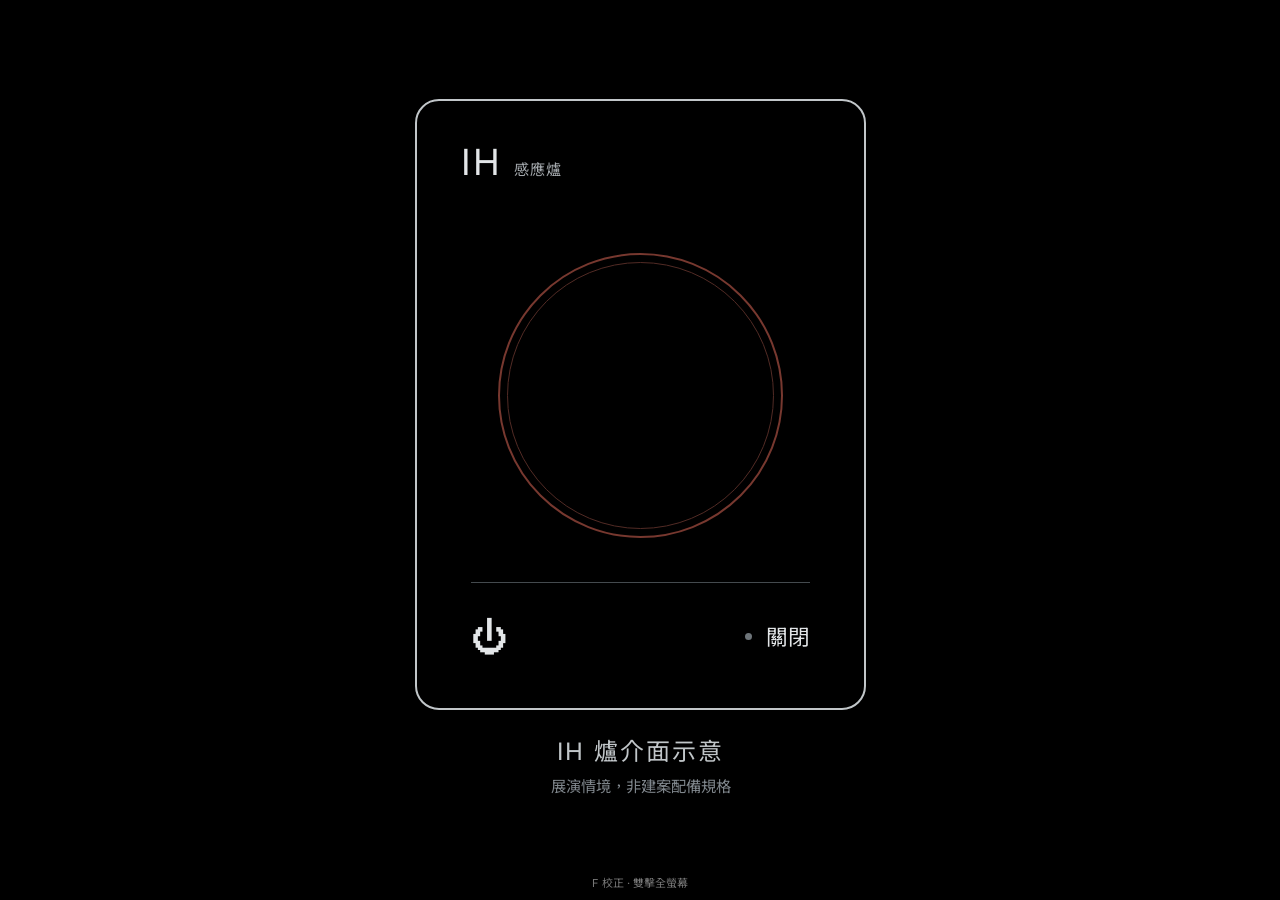
<file: ih.html>
<!doctype html>
<html lang="zh-Hant"><head><meta charset="utf-8"><meta name="viewport" content="width=device-width,initial-scale=1"><title>D 區 · IH 爐介面示意</title><link rel="stylesheet" href="fonts/fonts.css"><link rel="stylesheet" href="ih-simple.css?v=20260928-red"></head>
<body>
<main id="projection" aria-label="IH 爐介面示意">
 <section id="surface" aria-label="單口 IH 爐示意">
  <div id="calibration" hidden></div>
  <div class="cooktop">
   <header>IH <span>感應爐</span></header>
   <div class="cooking-zone" aria-hidden="true"></div>
   <div class="control-strip"><span class="power-icon" aria-hidden="true">⏻</span><span class="indicator" aria-hidden="true"></span><span id="state-label">關閉</span></div>
  </div>
  <p class="disclaimer">IH 爐介面示意</p>
  <p class="note">展演情境，非建案配備規格</p>
 </section>
</main>
<div id="hint">F 校正 · 雙擊全螢幕</div>
<aside id="controls" hidden aria-label="投影校正"><header><h1>IH 投影校正</h1><button id="close" aria-label="關閉校正">×</button></header><p>僅呈現爐面輪廓與開關狀態，不控制實體設備。</p>
 <label>展示狀態<select id="mode"><option value="theater">跟隨劇場</option><option value="off">關閉示意</option><option value="on">開啟示意</option></select></label>
 <div id="sliders"></div><label><input type="checkbox" id="grid">顯示定位格線</label><label><input type="checkbox" id="mirror">水平鏡像</label>
 <div class="buttons"><button id="fullscreen">全螢幕</button><button id="reset">重設校正</button><button id="copy">複製校正網址</button></div><output id="message"></output><a href="preview.html">雙電視展演</a>
</aside>
<script src="show-config.js?v=equipment-20260927"></script><script type="module" src="ih-simple.js?v=20260928"></script>
</body></html>
</file>
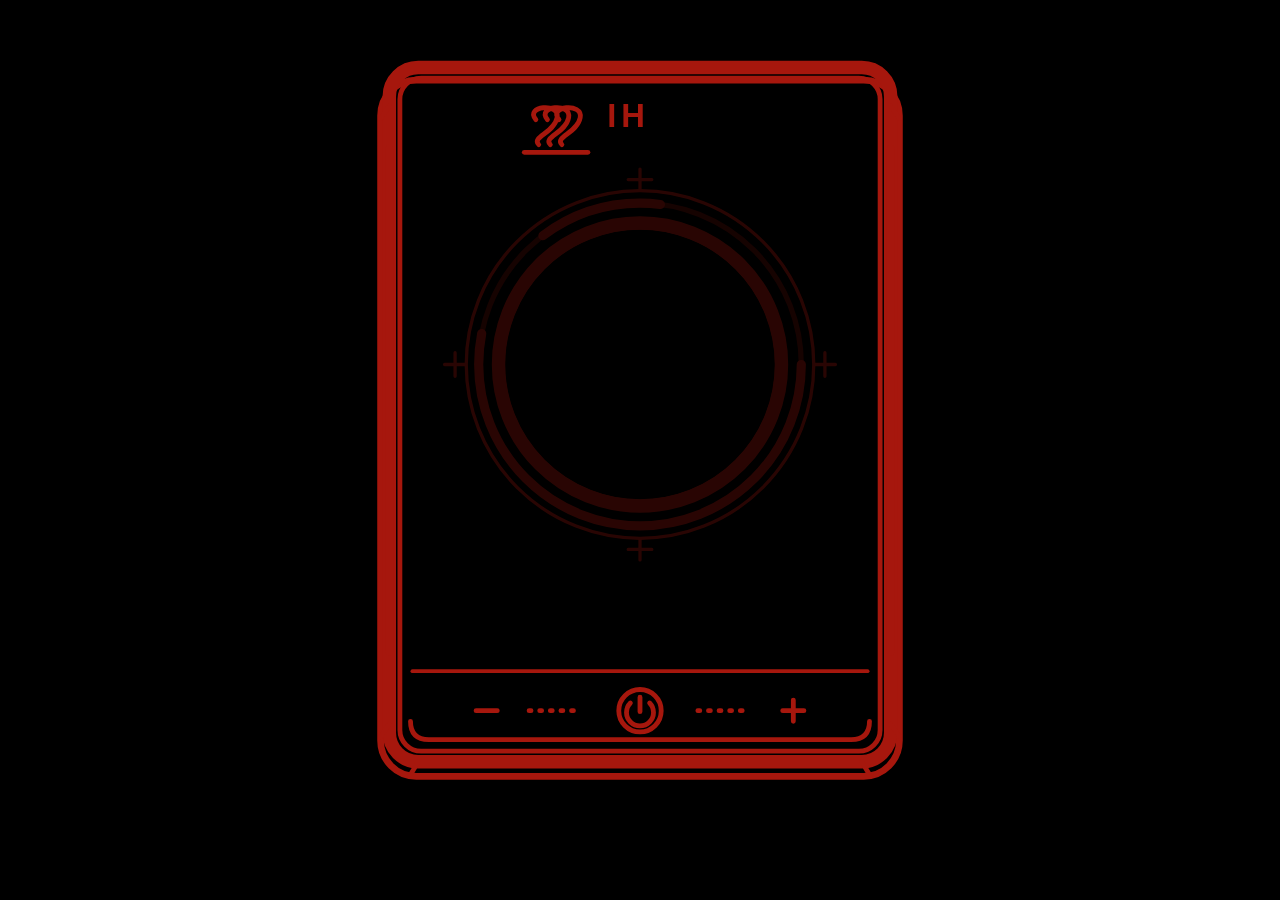
<file: mapping-ih.html>
<!doctype html><html lang="zh-Hant"><head><meta charset="utf-8"><title>IH 爐 · 紅色投影</title><style>html,body{margin:0;width:100%;height:100%;overflow:hidden;background:#000;color:#ff2414}svg{width:100%;height:100%;display:block}#hob-frame,#reactor,#ih-icon{fill:none;stroke:currentColor;stroke-linecap:round;stroke-linejoin:round}.chassis{stroke-width:7}.glass-edge{stroke-width:14}.glass-inner{stroke-width:5}.edge-joins,.front-lip{stroke-width:5}.edge-glint{stroke-width:8}.control-divider{stroke-width:4}.touch-controls{stroke-width:5}.track{stroke-width:8;opacity:.55}.arc{stroke-width:14}.ring{stroke-width:20}.fine{stroke-width:5}.ring-depth,.ring-bevel{stroke-width:6}.ring-highlight,.reticle{stroke-width:5}#ih-icon path{stroke-width:5}.ih-mark{fill:currentColor;stroke:none;font:600 34px sans-serif;letter-spacing:5px}#hob-frame,#ih-icon{opacity:.65}#reactor{opacity:.16}.is-on #hob-frame,.is-on #ih-icon,.is-on #reactor{opacity:1}#state-label{display:none}</style></head><body><!-- Original geometry: 52d0f20 ih.html --><svg id="surface" viewBox="150 170 600 933.3333" role="img" aria-labelledby="title desc"><title id="title">IH 熱能投影</title><desc id="desc">紅色爐體與加熱環，線粗可調，跟隨劇場開關火。</desc>
<g id="hob-frame" aria-label="俯視單口 IH 爐，正常長寬比例的透明玻璃外框">
<rect x="181" y="253" width="538" height="722" rx="37" class="chassis" />
<rect x="190" y="240" width="520" height="720" rx="30" class="glass-edge" />
<rect x="201" y="251" width="498" height="698" rx="22" class="glass-inner" />
<path d="M190 280L181 293M710 280L719 293M190 921L181 934M710 921L719 934M220 960L211 975M680 960L689 975" class="edge-joins" />
<path d="M190 324V846M710 324V846" class="edge-glint" />
<path d="M212 918Q212 937 231 937H669Q688 937 688 918" class="front-lip" />
<path d="M214 866H686" class="control-divider" />
<g class="touch-controls" transform="translate(450 907)"><circle r="22" /><path d="M0 -14V1M-10 -8A14 14 0 1 0 10 -8" /><path d="M-170 0H-148M148 0H170M159 -11V11" /><path d="M-115 0H-60M60 0H115" stroke-dasharray="2 9" /></g>
</g>
<g id="reactor" transform="translate(450 548) scale(.68)">
<circle cy="3" r="216" class="ring-depth" />
<path d="M-216 0A216 216 0 0 0 216 0" transform="translate(0 3)" class="ring-bevel" />
<circle r="265" class="fine" /><circle r="246" class="track" />
<g class="orbit"><circle r="246" class="arc" stroke-dasharray="820 180 190 356" /></g>
<circle r="216" class="ring" /><circle r="208" class="fine" />
<path d="M-199 -84A216 216 0 0 1 84 -199" class="ring-highlight" />
<g id="ticks" /><g id="embers" />
<path d="M-18 -282H18M0 -298V-266M-18 282H18M0 266V298M-282 -18V18M-298 0H-266M282 -18V18M266 0H298" class="reticle" />
</g>
<g id="ih-icon" transform="translate(374 300)" aria-label="IH 感應爐標示">
<g fill="none" stroke="currentColor" stroke-width="2"><path d="M-32 -6C-44 -20 -7 -24 -10 -8S-37 12 -29 20M-20 -6C-32 -20 5 -24 2 -8S-25 12 -17 20M-8 -6C-20 -20 17 -24 14 -8S-13 12 -5 20" /><path d="M-44 28H22" /></g>
<text x="42" y="2" class="ih-mark">IH</text><text x="42" y="29" class="ih-label" />
</g>
</svg><span id="state-label"></span><script src="show-config.js"></script><script type="module" src="mapping-ih.mjs"></script></body></html>
</file>
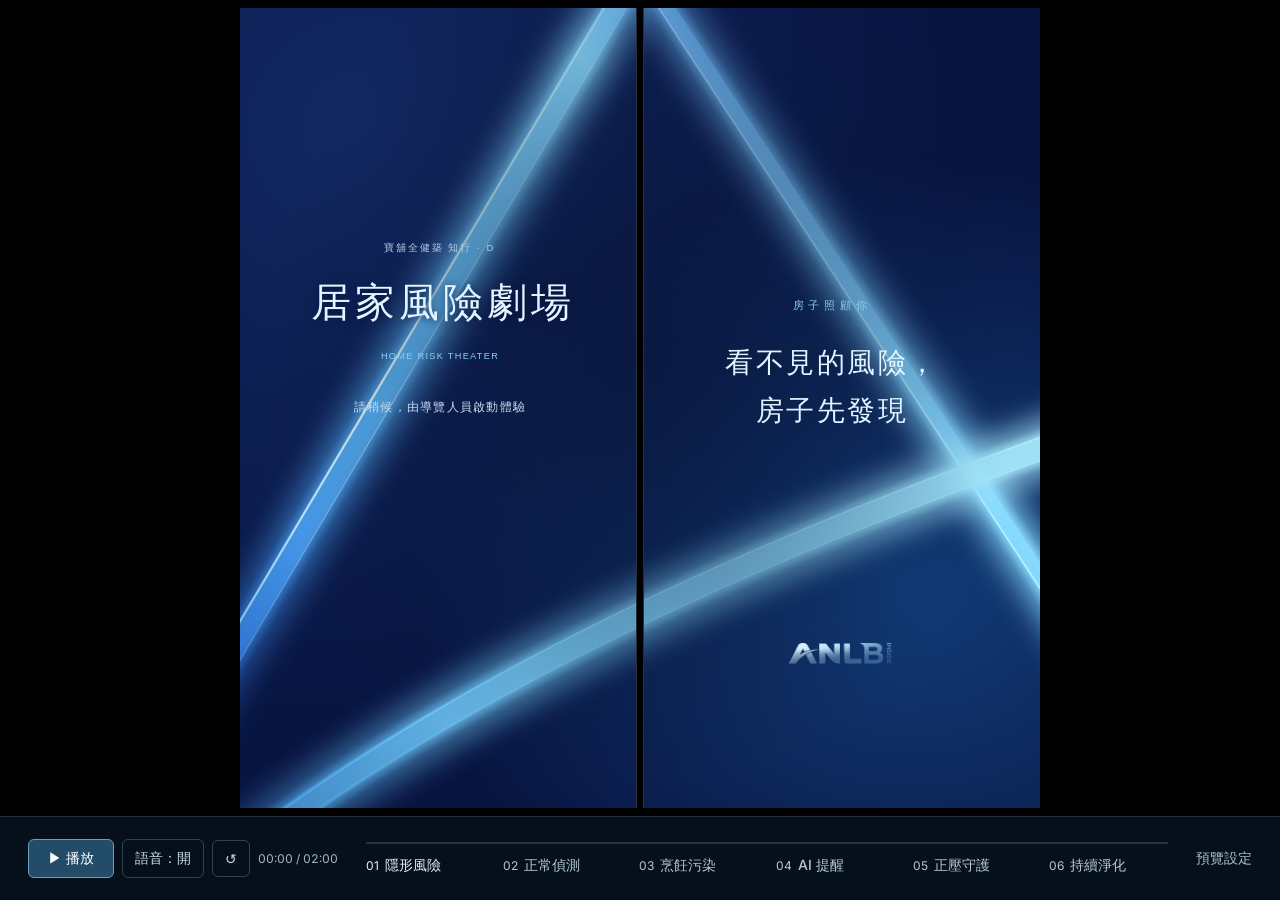
<file: preview.html>
<!doctype html><html lang="zh-Hant"><meta charset="utf-8"><meta name="viewport" content="width=device-width,initial-scale=1"><title>D 區 · 雙直立屏檢視</title><link rel="stylesheet" href="fonts/fonts.css">
<style>*{box-sizing:border-box}body{margin:0;background:#000206;color:#eaf1ff;font:14px 'Inter','Chiron Hei HK',sans-serif}header{padding:18px 24px;display:flex;align-items:center;gap:12px;flex-wrap:wrap}h1{font-size:18px;font-weight:500;margin:0 auto 0 0}a,button{color:#c0e6fa;background:#102d4f;border:1px solid #516587;border-radius:6px;padding:8px 12px;text-decoration:none;cursor:pointer;font:inherit}main{width:min(calc(100vw - 40px),calc((100dvh - 155px)*1.125));aspect-ratio:2160/1920;margin:auto;position:relative;overflow:hidden;background:#000}.screens{position:absolute;left:0;top:0;width:2160px;height:1920px;transform-origin:top left;display:flex}iframe{width:1080px;height:1920px;border:0;flex:none}.seam{position:absolute;top:0;bottom:0;left:50%;width:1px;background:#6fc8f6;opacity:0;pointer-events:none}main.guide .seam{opacity:.8}footer{padding:14px;text-align:center;color:#95aac5;font-size:12px}button[aria-pressed=true]{border-color:#6fc8f6}#status{min-width:160px}</style>
<link rel="stylesheet" href="preview.css?v=restored-20260927"><link rel="stylesheet" href="brand-theater.css?v=20261007c"><body class="preview-page">
<main><div class="screens"><iframe title="左側 1080 × 1920" data-src="Dweb.html?side=left&amp;preview=1&amp;v=camera-1"></iframe><iframe title="右側 1080 × 1920" data-src="Dweb.html?side=right&amp;preview=1&amp;v=camera-1"></iframe></div><div class="seam"></div></main>
<script src="show-config.js?v=mp3-only-20261007"></script>
<link rel="stylesheet" href="player-controls.css?v=camera-1"><script src="player-controls.js?v=x-local-ui-20261005"></script><script src="preview-state.js?v=x-local-ui-20261005"></script><script src="theater-voice.js?v=mp3-only-20261007"></script>
<script type="module" src="voice-captions.js?v=camera-1"></script>
</html>
</file>
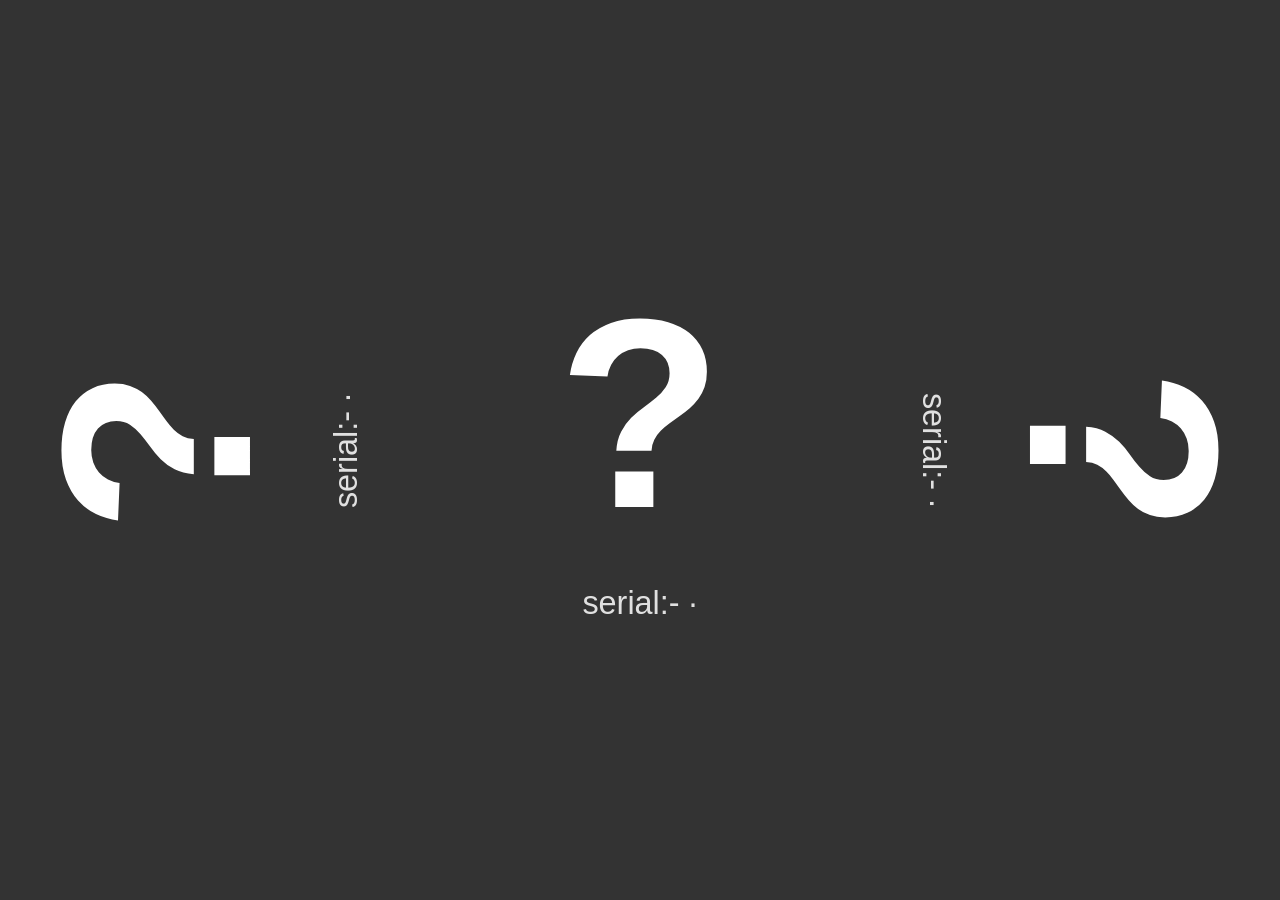
<file: exhibit/www/identify.html>
<!doctype html>
<html lang="zh-Hant">
<head>
<meta charset="utf-8">
<meta name="viewport" content="width=device-width,initial-scale=1">
<title>認裝置</title>
<style>
  html, body { margin: 0; height: 100%; overflow: hidden; cursor: none; color: #fff;
               font-family: -apple-system, 'PingFang TC', sans-serif; }
  body { display: grid; grid-template-columns: 1fr 1.3fr 1fr; }
  /* 螢幕可能直立（兩個方向）或橫放：同一組資訊轉 -90°、不轉、轉 90° 各放一份，總有一份是正的 */
  .half { display: grid; place-items: center; overflow: hidden; }
  .card { display: grid; justify-items: center; gap: 2vh; white-space: nowrap; }
  .half:first-child .card { transform: rotate(-90deg); }
  .half:nth-child(3) .card { transform: rotate(90deg); }
  .n { font-size: 30vh; font-weight: 800; line-height: 1; }
  .name { font-size: 6vh; font-weight: 600; }
  .meta { font-size: 3.6vh; opacity: .85; font-variant-numeric: tabular-nums; }
</style>
</head>
<body>
<div class="half"><div class="card"></div></div>
<div class="half"><div class="card"></div></div>
<div class="half"><div class="card"></div></div>
<script>
const q = new URLSearchParams(location.search);
const n = q.get('n') || '?';
document.body.style.background = ['#1d4ed8', '#047857', '#c2410c', '#7e22ce', '#be123c'][(+n - 1) % 5] || '#333';
for (const card of document.querySelectorAll('.card')) {
  card.innerHTML = `<div class="n"></div><div class="name"></div><div class="meta"></div>`;
  card.querySelector('.n').textContent = n;
  card.querySelector('.name').textContent = q.get('name') || '';
  card.querySelector('.meta').textContent = `serial:${q.get('serial') || '-'} · ${q.get('size') || ''}`;
}
document.title = `認裝置 ${n}`;
</script>
</body>
</html>
</file>
<file: fonts/fonts.css>
/* 由 tools/build-fonts.mjs 產生 —— 不要手改。改了頁面文字要重跑。
   Chiron Hei HK：@fontsource/chiron-hei-hk 分塊 → pyftsubset 裁到本頁字元，四級字重。
   Inter：@fontsource-variable/inter 可變字型 latin + latin-ext。
   授權：皆 SIL OFL 1.1，見 LICENSE-chiron-hei-hk / LICENSE-inter。 */
@font-face{font-family:"Chiron Hei HK";font-style:normal;font-display:swap;font-weight:400;src:url(files/chiron-hei-hk-35-400-normal.woff2) format("woff2");unicode-range:U+919B;}
@font-face{font-family:"Chiron Hei HK";font-style:normal;font-display:swap;font-weight:400;src:url(files/chiron-hei-hk-73-400-normal.woff2) format("woff2");unicode-range:U+5E40;}
@font-face{font-family:"Chiron Hei HK";font-style:normal;font-display:swap;font-weight:400;src:url(files/chiron-hei-hk-102-400-normal.woff2) format("woff2");unicode-range:U+4FEF;}
@font-face{font-family:"Chiron Hei HK";font-style:normal;font-display:swap;font-weight:400;src:url(files/chiron-hei-hk-104-400-normal.woff2) format("woff2");unicode-range:U+929C,U+98EA;}
@font-face{font-family:"Chiron Hei HK";font-style:normal;font-display:swap;font-weight:400;src:url(files/chiron-hei-hk-107-400-normal.woff2) format("woff2");unicode-range:U+5782,U+6688,U+6AAF,U+70F9,U+714E,U+7CCA,U+FF0B;}
@font-face{font-family:"Chiron Hei HK";font-style:normal;font-display:swap;font-weight:400;src:url(files/chiron-hei-hk-108-400-normal.woff2) format("woff2");unicode-range:U+5075,U+53C9,U+56CA,U+6062,U+61F8,U+69FD,U+6A58,U+6C27,U+6F62,U+6FFE,U+7E2B,U+8EF8,U+8FA8,U+98C6;}
@font-face{font-family:"Chiron Hei HK";font-style:normal;font-display:swap;font-weight:400;src:url(files/chiron-hei-hk-109-400-normal.woff2) format("woff2");unicode-range:U+5FAA,U+5FFD,U+6C61,U+758A,U+7709,U+78B3,U+7C92,U+9038;}
@font-face{font-family:"Chiron Hei HK";font-style:normal;font-display:swap;font-weight:400;src:url(files/chiron-hei-hk-110-400-normal.woff2) format("woff2");unicode-range:U+5875,U+5E45,U+5F91,U+64CB,U+6846,U+68AF,U+6B98,U+6D6E,U+6DFA,U+7092,U+7DD2,U+88C1,U+8DA8,U+9075,U+93C8,U+9727;}
@font-face{font-family:"Chiron Hei HK";font-style:normal;font-display:swap;font-weight:400;src:url(files/chiron-hei-hk-111-400-normal.woff2) format("woff2");unicode-range:U+4F30,U+5074,U+5448,U+5CF0,U+63EE,U+64EC,U+64F4,U+65CB,U+6F38,U+7070,U+7159,U+7210,U+73BB,U+7483,U+7956,U+7DE9,U+7E6A,U+8216,U+87A2,U+8DE1,U+9010,U+963B;}
@font-face{font-family:"Chiron Hei HK";font-style:normal;font-display:swap;font-weight:400;src:url(files/chiron-hei-hk-112-400-normal.woff2) format("woff2");unicode-range:U+4F38,U+504F,U+5132,U+526F,U+5371,U+547C,U+552F,U+592E,U+5BEC,U+5BF8,U+62D6,U+63CF,U+63D2,U+654F,U+6697,U+66AB,U+671D,U+672B,U+67D3,U+6AC3,U+6B04,U+6DE1,U+6FC3,U+7A69,U+7D2B,U+7DE3,U+7E2E,U+89F8,U+8DDD,U+9663;}
@font-face{font-family:"Chiron Hei HK";font-style:normal;font-display:swap;font-weight:400;src:url(files/chiron-hei-hk-113-400-normal.woff2) format("woff2");unicode-range:U+4ECD,U+53EB,U+53F3,U+56FA,U+5713,U+57DF,U+5B88,U+5BDF,U+5C01,U+5C3A,U+5C3E,U+5C4F,U+5EDA,U+5EF6,U+6025,U+62BD,U+6377,U+6389,U+63F4,U+6557,U+6563,U+6696,U+66F2,U+675F,U+6DE8,U+6F54,U+71C8,U+7532,U+7686,U+76E3,U+79D2,U+79FB,U+7A97,U+7AEF,U+7D2F,U+81A0,U+821E,U+8AA4,U+8B66,U+8F2A,U+907F,U+964D,U+968E,U+9694,U+969C,U+975C,U+9760,U+FF0F,U+FF5C;}
@font-face{font-family:"Chiron Hei HK";font-style:normal;font-display:swap;font-weight:400;src:url(files/chiron-hei-hk-114-400-normal.woff2) format("woff2");unicode-range:U+30FB,U+4E7E,U+4EA6,U+65BD,U+6E1B,U+7DA0,U+8173,U+8907,U+8DD1,U+93E1,U+984F;}
@font-face{font-family:"Chiron Hei HK";font-style:normal;font-display:swap;font-weight:400;src:url(files/chiron-hei-hk-115-400-normal.woff2) format("woff2");unicode-range:U+4EAE,U+4F11,U+4F8B,U+5019,U+505C,U+5207,U+5287,U+52E2,U+5438,U+555F,U+570D,U+5747,U+58D3,U+5957,U+5BB3,U+5C64,U+5DE6,U+5E55,U+5F85,U+5F8B,U+5FA9,U+63A7,U+64AD,U+65B7,U+65CF,U+666E,U+6821,U+6839,U+6A94,U+6CB9,U+6E2C,U+7387,U+7565,U+7570,U+7BC4,U+7E7C,U+80CC,U+820A,U+826F,U+85CD,U+88DC,U+8A2A,U+8A8C,U+8CA0,U+8DF3,U+8F38,U+9589,U+96AA,U+96DC,U+9867,U+9BAE,U+FF1B;}
@font-face{font-family:"Chiron Hei HK";font-style:normal;font-display:swap;font-weight:400;src:url(files/chiron-hei-hk-116-400-normal.woff2) format("woff2");unicode-range:U+4F4E-4F4F,U+503C,U+516D,U+5236,U+5347,U+534A,U+53E6,U+53F2,U+5403,U+5411,U+547D,U+5740,U+5883,U+5931,U+59CB,U+5B58,U+5BA4,U+5BEB,U+5BF6,U+5C45,U+5DEE,U+5E03,U+5E95,U+5F62,U+5F80,U+5FAE,U+614B,U+623F,U+628A,U+6295,U+6309,U+63DB,U+64C7,U+64CA,U+64DA,U+652F,U+6548,U+666F,U+677F,U+6848,U+6A21,U+6AA2,U+6B65,U+6B77,U+6BB5,U+6DF1,U+6E90,U+6E96,U+6EAB,U+6F14,U+700F,U+706B,U+72C0,U+74B0,U+756B,U+78BA,U+7A4D,U+7B97,U+7C89,U+7D30,U+7E8C,U+7F6E,U+7FA4,U+843D,U+85CF,U+88E1,U+89D2,U+8A62,U+8A66,U+8A72,U+8ABF,U+8B58,U+8B70,U+8D70,U+8DB3,U+8DDF,U+8F15,U+900F,U+908A,U+932F,U+9375,U+9632,U+9644,U+96A8,U+96D9,U+96E2,U+9752,U+9805,U+9810,U+986F,U+9910,U+9ED1;}
@font-face{font-family:"Chiron Hei HK";font-style:normal;font-display:swap;font-weight:400;src:url(files/chiron-hei-hk-117-400-normal.woff2) format("woff2");unicode-range:U+3000,U+4E26,U+4EA4,U+4ECB,U+4EFB,U+4F55,U+4F9D,U+505A,U+5065,U+5099,U+50CF,U+5148,U+5169,U+5171,U+5177,U+5217,U+5225,U+529F,U+5305,U+5341,U+5373,U+53C3,U+53D6-53D7,U+53E3,U+53EA,U+5404,U+5668,U+56DB,U+578B,U+57FA,U+5C11,U+5C1A,U+5C55,U+5DF1,U+5E36,U+5EB7,U+5EFA,U+5F37,U+5F9E,U+5FC5,U+606F,U+62CD,U+6301,U+6307,U+6392,U+63A5,U+6539,U+653E,U+6574,U+65C5,U+672A,U+6A19,U+6BCF,U+6BD4,U+6D41,U+6E05,U+7136,U+7167,U+7531,U+7559,U+767D,U+76F4,U+793A,U+7A2E,U+7A31,U+7A7A,U+7BA1,U+7BC0,U+7D05,U+7D1A,U+7D66,U+7D71,U+82B1,U+82F1,U+8457,U+8655,U+88AB,U+88DD,U+88FD,U+898F,U+89BD,U+89C0,U+89E3,U+8A8D,U+8B77,U+8B8A,U+8B93,U+8CEA,U+8F09,U+9001,U+901F,U+9054,U+90A3,U+914D,U+91CF,U+9304,U+9664,U+969B,U+96B1,U+96C6,U+9700,U+975E,U+97F3,U+98A8;}
@font-face{font-family:"Chiron Hei HK";font-style:normal;font-display:swap;font-weight:400;src:url(files/chiron-hei-hk-118-400-normal.woff2) format("woff2");unicode-range:U+300C-300D,U+4E09,U+4E3B,U+4E4B,U+4E5F,U+4E8B-4E8C,U+4EE3-4EE4,U+4EF6,U+4F4D,U+4F7F,U+4F86,U+4FDD,U+50B3,U+5149,U+5167,U+518D,U+524D,U+529B,U+52D9,U+5316,U+5340,U+539F,U+53CA,U+5408,U+540C-540D,U+544A,U+54C1,U+55AE,U+56DE,U+5831,U+5834,U+5916,U+597D,U+5B57,U+5B89,U+5B8C,U+5B9A,U+5BA2,U+5BB9,U+5BE6,U+5C07,U+5C0D,U+5C31,U+5DE5,U+5DF2,U+5E38,U+5E73,U+5EA6,U+5F0F,U+5F71,U+5F8C,U+5F97,U+5FEB,U+6027,U+60C5,U+610F,U+611F,U+61C9,U+6210,U+6216,U+6240,U+624B,U+63D0,U+6536,U+6578,U+6599,U+65B9,U+660E,U+66F4,U+670D,U+679C,U+683C,U+689D,U+6A5F,U+6B21,U+6B64,U+6C23,U+6C34,U+6CD5,U+6D3B,U+7121,U+71B1,U+7247,U+7269,U+73FE,U+7406,U+7522,U+7576,U+76EE,U+76F8,U+770B,U+77E5,U+7A0B,U+7ACB,U+7B2C,U+7B49,U+7D50,U+7D93,U+7DDA,U+8005,U+80FD,U+81EA,U+8207,U+8272,U+865F,U+8868,U+8981,U+898B,U+8996,U+8A0A,U+8A18,U+8A2D,U+8ACB,U+8CC7,U+8D77,U+8D85,U+8DEF,U+8F49,U+9019-901A,U+9023,U+9032,U+904B,U+904E,U+9053,U+9078,U+9084,U+90E8,U+90FD,U+91CD,U+9577,U+9593,U+9762,U+982D,U+984C,U+9AD4,U+9AD8,U+9EDE,U+FF08-FF09;}
@font-face{font-family:"Chiron Hei HK";font-style:normal;font-display:swap;font-weight:400;src:url(files/chiron-hei-hk-119-400-normal.woff2) format("woff2");unicode-range:U+3001-3002,U+4E00,U+4E0A-4E0B,U+4E0D,U+4E2D,U+4EE5,U+4F5C,U+500B,U+5165,U+5168,U+51FA,U+5206,U+5230,U+52D5,U+53EF-53F0,U+5728,U+5730,U+5927,U+5B50,U+5BB6,U+5FC3,U+6587,U+65B0,U+65E5,U+6642,U+6700,U+6703,U+6709,U+672C,U+6B63,U+70BA,U+751F,U+7528,U+767C,U+7684,U+7DB2,U+884C,U+958B,U+95DC,U+96FB,U+9801,U+FF0C,U+FF1A;}
@font-face{font-family:"Chiron Hei HK";font-style:normal;font-display:swap;font-weight:400;src:url(files/chiron-hei-hk-chinese-traditional-400-normal.woff2) format("woff2");unicode-range:U+3000-3002,U+300C-300D,U+4E00,U+4E09-4E0B,U+4E0D,U+4E26,U+4E2D,U+4E3B,U+4E4B,U+4E5F,U+4E7E,U+4E8B-4E8C,U+4EA4,U+4EA6,U+4EAE,U+4ECB,U+4ECD,U+4EE3-4EE5,U+4EF6,U+4EFB,U+4F11,U+4F30,U+4F38,U+4F4D-4F4F,U+4F55,U+4F5C,U+4F7F,U+4F86,U+4F8B,U+4F9D,U+4FDD,U+4FEF,U+500B,U+5019,U+503C,U+504F,U+505A,U+505C,U+5065,U+5074-5075,U+5099,U+50B3,U+50CF,U+5132,U+5148-5149,U+5165,U+5167-5169,U+516D,U+5171,U+5177,U+518D,U+51FA,U+5206-5207,U+5217,U+5225,U+5230,U+5236,U+524D,U+526F,U+5287,U+529B,U+529F,U+52D5,U+52D9,U+52E2,U+5305,U+5316,U+5340-5341,U+5347,U+534A,U+5371,U+5373,U+539F,U+53C3,U+53C9-53CA,U+53D6-53D7,U+53E3,U+53E6,U+53EA-53EB,U+53EF-53F0,U+53F2-53F3,U+5403-5404,U+5408,U+540C-540D,U+5411,U+5438,U+5448,U+544A,U+547C-547D,U+54C1,U+552F,U+555F,U+55AE,U+5668,U+56CA,U+56DB,U+56DE,U+56FA,U+570D,U+5713,U+5728,U+5730,U+5740,U+5747,U+5782,U+578B,U+57DF,U+57FA,U+5831,U+5834,U+5875,U+5883,U+58D3,U+5916,U+5927,U+592E,U+5931,U+5957,U+597D,U+59CB,U+5B50,U+5B57-5B58,U+5B88-5B89,U+5B8C,U+5B9A,U+5BA2,U+5BA4,U+5BB3,U+5BB6,U+5BB9,U+5BDF,U+5BE6,U+5BEB-5BEC,U+5BF6,U+5BF8,U+5C01,U+5C07,U+5C0D,U+5C11,U+5C1A,U+5C31,U+5C3A,U+5C3E,U+5C45,U+5C4F,U+5C55,U+5C64,U+5CF0,U+5DE5-5DE6,U+5DEE,U+5DF1-5DF2,U+5E03,U+5E36,U+5E38,U+5E40,U+5E45,U+5E55,U+5E73,U+5E95,U+5EA6,U+5EB7,U+5EDA,U+5EF6,U+5EFA,U+5F0F,U+5F37,U+5F62,U+5F71,U+5F80,U+5F85,U+5F8B-5F8C,U+5F91,U+5F97,U+5F9E,U+5FA9-5FAA,U+5FAE,U+5FC3,U+5FC5,U+5FEB,U+5FFD,U+6025,U+6027,U+6062,U+606F,U+60C5,U+610F,U+611F,U+614B,U+61C9,U+61F8,U+6210,U+6216,U+623F-6240,U+624B,U+628A,U+6295,U+62BD,U+62CD,U+62D6,U+6301,U+6307,U+6309,U+6377,U+6389,U+6392,U+63A5,U+63A7,U+63CF-63D0,U+63D2,U+63DB,U+63EE,U+63F4,U+64AD,U+64C7,U+64CA-64CB,U+64DA,U+64EC,U+64F4,U+652F,U+6536,U+6539,U+653E,U+6548,U+654F,U+6557,U+6563,U+6574,U+6578,U+6587,U+6599,U+65B0,U+65B7,U+65B9,U+65BD,U+65C5,U+65CB,U+65CF,U+65E5,U+660E,U+6642,U+666E-666F,U+6688,U+6696-6697,U+66AB,U+66F2,U+66F4,U+6700,U+6703,U+6709,U+670D,U+671D,U+672A-672C,U+675F,U+677F,U+679C,U+67D3,U+6821,U+6839,U+683C,U+6846,U+6848,U+689D,U+68AF,U+69FD,U+6A19,U+6A21,U+6A58,U+6A5F,U+6A94,U+6AA2,U+6AAF,U+6AC3,U+6B04,U+6B21,U+6B63-6B65,U+6B77,U+6B98,U+6BB5,U+6BCF,U+6BD4,U+6C23,U+6C27,U+6C34,U+6C61,U+6CB9,U+6CD5,U+6D3B,U+6D41,U+6D6E,U+6DE1,U+6DE8,U+6DF1,U+6DFA,U+6E05,U+6E1B,U+6E2C,U+6E90,U+6E96,U+6EAB,U+6F14,U+6F38,U+6F54,U+6F62,U+6FC3,U+6FFE,U+700F,U+706B,U+7070,U+7092,U+70BA,U+70F9,U+7121,U+7136,U+714E,U+7159,U+7167,U+71B1,U+71C8,U+7210,U+7247,U+7269,U+72C0,U+7387,U+73BB,U+73FE,U+7406,U+7483,U+74B0,U+751F,U+7522,U+7528,U+7531-7532,U+7559,U+7565,U+756B,U+7570,U+7576,U+758A,U+767C-767D,U+7684,U+7686,U+76E3,U+76EE,U+76F4,U+76F8,U+7709,U+770B,U+77E5,U+78B3,U+78BA,U+793A,U+7956,U+79D2,U+79FB,U+7A0B,U+7A2E,U+7A31,U+7A4D,U+7A69,U+7A7A,U+7A97,U+7ACB,U+7AEF,U+7B2C,U+7B49,U+7B97,U+7BA1,U+7BC0,U+7BC4,U+7C89,U+7C92,U+7CCA,U+7D05,U+7D1A,U+7D2B,U+7D2F-7D30,U+7D50,U+7D66,U+7D71,U+7D93,U+7DA0,U+7DB2,U+7DD2,U+7DDA,U+7DE3,U+7DE9,U+7E2B,U+7E2E,U+7E6A,U+7E7C,U+7E8C,U+7F6E,U+7FA4,U+8005,U+80CC,U+80FD,U+8173,U+81A0,U+81EA,U+8207,U+820A,U+8216,U+821E,U+826F,U+8272,U+82B1,U+82F1,U+843D,U+8457,U+85CD,U+85CF,U+8655,U+865F,U+87A2,U+884C,U+8868,U+88AB,U+88C1,U+88DC-88DD,U+88E1,U+88FD,U+8907,U+8981,U+898B,U+898F,U+8996,U+89BD,U+89C0,U+89D2,U+89E3,U+89F8,U+8A0A,U+8A18,U+8A2A,U+8A2D,U+8A62,U+8A66,U+8A72,U+8A8C-8A8D,U+8AA4,U+8ABF,U+8ACB,U+8B58,U+8B66,U+8B70,U+8B77,U+8B8A,U+8B93,U+8CA0,U+8CC7,U+8CEA,U+8D70,U+8D77,U+8D85,U+8DA8,U+8DB3,U+8DD1,U+8DDD,U+8DDF,U+8DE1,U+8DEF,U+8DF3,U+8EF8,U+8F09,U+8F15,U+8F2A,U+8F38,U+8F49,U+8FA8,U+9001,U+900F-9010,U+9019-901A,U+901F,U+9023,U+9032,U+9038,U+904B,U+904E,U+9053-9054,U+9075,U+9078,U+907F,U+9084,U+908A,U+90A3,U+90E8,U+90FD,U+914D,U+919B,U+91CD,U+91CF,U+929C,U+9304,U+932F,U+9375,U+93C8,U+93E1,U+9577,U+9589,U+958B,U+9593,U+95DC,U+9632,U+963B,U+9644,U+964D,U+9663-9664,U+968E,U+9694,U+969B-969C,U+96A8,U+96AA,U+96B1,U+96C6,U+96D9,U+96DC,U+96E2,U+96FB,U+9700,U+9727,U+9752,U+975C,U+975E,U+9760,U+9762,U+97F3,U+9801,U+9805,U+9810,U+982D,U+984C,U+984F,U+9867,U+986F,U+98A8,U+98C6,U+98EA,U+9910,U+9AD4,U+9AD8,U+9BAE,U+9ED1,U+9EDE;}
@font-face{font-family:"Chiron Hei HK";font-style:normal;font-display:swap;font-weight:500;src:url(files/chiron-hei-hk-35-500-normal.woff2) format("woff2");unicode-range:U+919B;}
@font-face{font-family:"Chiron Hei HK";font-style:normal;font-display:swap;font-weight:500;src:url(files/chiron-hei-hk-73-500-normal.woff2) format("woff2");unicode-range:U+5E40;}
@font-face{font-family:"Chiron Hei HK";font-style:normal;font-display:swap;font-weight:500;src:url(files/chiron-hei-hk-102-500-normal.woff2) format("woff2");unicode-range:U+4FEF;}
@font-face{font-family:"Chiron Hei HK";font-style:normal;font-display:swap;font-weight:500;src:url(files/chiron-hei-hk-104-500-normal.woff2) format("woff2");unicode-range:U+929C,U+98EA;}
@font-face{font-family:"Chiron Hei HK";font-style:normal;font-display:swap;font-weight:500;src:url(files/chiron-hei-hk-107-500-normal.woff2) format("woff2");unicode-range:U+5782,U+6688,U+6AAF,U+70F9,U+714E,U+7CCA,U+FF0B;}
@font-face{font-family:"Chiron Hei HK";font-style:normal;font-display:swap;font-weight:500;src:url(files/chiron-hei-hk-108-500-normal.woff2) format("woff2");unicode-range:U+5075,U+53C9,U+56CA,U+6062,U+61F8,U+69FD,U+6A58,U+6C27,U+6F62,U+6FFE,U+7E2B,U+8EF8,U+8FA8,U+98C6;}
@font-face{font-family:"Chiron Hei HK";font-style:normal;font-display:swap;font-weight:500;src:url(files/chiron-hei-hk-109-500-normal.woff2) format("woff2");unicode-range:U+5FAA,U+5FFD,U+6C61,U+758A,U+7709,U+78B3,U+7C92,U+9038;}
@font-face{font-family:"Chiron Hei HK";font-style:normal;font-display:swap;font-weight:500;src:url(files/chiron-hei-hk-110-500-normal.woff2) format("woff2");unicode-range:U+5875,U+5E45,U+5F91,U+64CB,U+6846,U+68AF,U+6B98,U+6D6E,U+6DFA,U+7092,U+7DD2,U+88C1,U+8DA8,U+9075,U+93C8,U+9727;}
@font-face{font-family:"Chiron Hei HK";font-style:normal;font-display:swap;font-weight:500;src:url(files/chiron-hei-hk-111-500-normal.woff2) format("woff2");unicode-range:U+4F30,U+5074,U+5448,U+5CF0,U+63EE,U+64EC,U+64F4,U+65CB,U+6F38,U+7070,U+7159,U+7210,U+73BB,U+7483,U+7956,U+7DE9,U+7E6A,U+8216,U+87A2,U+8DE1,U+9010,U+963B;}
@font-face{font-family:"Chiron Hei HK";font-style:normal;font-display:swap;font-weight:500;src:url(files/chiron-hei-hk-112-500-normal.woff2) format("woff2");unicode-range:U+4F38,U+504F,U+5132,U+526F,U+5371,U+547C,U+552F,U+592E,U+5BEC,U+5BF8,U+62D6,U+63CF,U+63D2,U+654F,U+6697,U+66AB,U+671D,U+672B,U+67D3,U+6AC3,U+6B04,U+6DE1,U+6FC3,U+7A69,U+7D2B,U+7DE3,U+7E2E,U+89F8,U+8DDD,U+9663;}
@font-face{font-family:"Chiron Hei HK";font-style:normal;font-display:swap;font-weight:500;src:url(files/chiron-hei-hk-113-500-normal.woff2) format("woff2");unicode-range:U+4ECD,U+53EB,U+53F3,U+56FA,U+5713,U+57DF,U+5B88,U+5BDF,U+5C01,U+5C3A,U+5C3E,U+5C4F,U+5EDA,U+5EF6,U+6025,U+62BD,U+6377,U+6389,U+63F4,U+6557,U+6563,U+6696,U+66F2,U+675F,U+6DE8,U+6F54,U+71C8,U+7532,U+7686,U+76E3,U+79D2,U+79FB,U+7A97,U+7AEF,U+7D2F,U+81A0,U+821E,U+8AA4,U+8B66,U+8F2A,U+907F,U+964D,U+968E,U+9694,U+969C,U+975C,U+9760,U+FF0F,U+FF5C;}
@font-face{font-family:"Chiron Hei HK";font-style:normal;font-display:swap;font-weight:500;src:url(files/chiron-hei-hk-114-500-normal.woff2) format("woff2");unicode-range:U+30FB,U+4E7E,U+4EA6,U+65BD,U+6E1B,U+7DA0,U+8173,U+8907,U+8DD1,U+93E1,U+984F;}
@font-face{font-family:"Chiron Hei HK";font-style:normal;font-display:swap;font-weight:500;src:url(files/chiron-hei-hk-115-500-normal.woff2) format("woff2");unicode-range:U+4EAE,U+4F11,U+4F8B,U+5019,U+505C,U+5207,U+5287,U+52E2,U+5438,U+555F,U+570D,U+5747,U+58D3,U+5957,U+5BB3,U+5C64,U+5DE6,U+5E55,U+5F85,U+5F8B,U+5FA9,U+63A7,U+64AD,U+65B7,U+65CF,U+666E,U+6821,U+6839,U+6A94,U+6CB9,U+6E2C,U+7387,U+7565,U+7570,U+7BC4,U+7E7C,U+80CC,U+820A,U+826F,U+85CD,U+88DC,U+8A2A,U+8A8C,U+8CA0,U+8DF3,U+8F38,U+9589,U+96AA,U+96DC,U+9867,U+9BAE,U+FF1B;}
@font-face{font-family:"Chiron Hei HK";font-style:normal;font-display:swap;font-weight:500;src:url(files/chiron-hei-hk-116-500-normal.woff2) format("woff2");unicode-range:U+4F4E-4F4F,U+503C,U+516D,U+5236,U+5347,U+534A,U+53E6,U+53F2,U+5403,U+5411,U+547D,U+5740,U+5883,U+5931,U+59CB,U+5B58,U+5BA4,U+5BEB,U+5BF6,U+5C45,U+5DEE,U+5E03,U+5E95,U+5F62,U+5F80,U+5FAE,U+614B,U+623F,U+628A,U+6295,U+6309,U+63DB,U+64C7,U+64CA,U+64DA,U+652F,U+6548,U+666F,U+677F,U+6848,U+6A21,U+6AA2,U+6B65,U+6B77,U+6BB5,U+6DF1,U+6E90,U+6E96,U+6EAB,U+6F14,U+700F,U+706B,U+72C0,U+74B0,U+756B,U+78BA,U+7A4D,U+7B97,U+7C89,U+7D30,U+7E8C,U+7F6E,U+7FA4,U+843D,U+85CF,U+88E1,U+89D2,U+8A62,U+8A66,U+8A72,U+8ABF,U+8B58,U+8B70,U+8D70,U+8DB3,U+8DDF,U+8F15,U+900F,U+908A,U+932F,U+9375,U+9632,U+9644,U+96A8,U+96D9,U+96E2,U+9752,U+9805,U+9810,U+986F,U+9910,U+9ED1;}
@font-face{font-family:"Chiron Hei HK";font-style:normal;font-display:swap;font-weight:500;src:url(files/chiron-hei-hk-117-500-normal.woff2) format("woff2");unicode-range:U+3000,U+4E26,U+4EA4,U+4ECB,U+4EFB,U+4F55,U+4F9D,U+505A,U+5065,U+5099,U+50CF,U+5148,U+5169,U+5171,U+5177,U+5217,U+5225,U+529F,U+5305,U+5341,U+5373,U+53C3,U+53D6-53D7,U+53E3,U+53EA,U+5404,U+5668,U+56DB,U+578B,U+57FA,U+5C11,U+5C1A,U+5C55,U+5DF1,U+5E36,U+5EB7,U+5EFA,U+5F37,U+5F9E,U+5FC5,U+606F,U+62CD,U+6301,U+6307,U+6392,U+63A5,U+6539,U+653E,U+6574,U+65C5,U+672A,U+6A19,U+6BCF,U+6BD4,U+6D41,U+6E05,U+7136,U+7167,U+7531,U+7559,U+767D,U+76F4,U+793A,U+7A2E,U+7A31,U+7A7A,U+7BA1,U+7BC0,U+7D05,U+7D1A,U+7D66,U+7D71,U+82B1,U+82F1,U+8457,U+8655,U+88AB,U+88DD,U+88FD,U+898F,U+89BD,U+89C0,U+89E3,U+8A8D,U+8B77,U+8B8A,U+8B93,U+8CEA,U+8F09,U+9001,U+901F,U+9054,U+90A3,U+914D,U+91CF,U+9304,U+9664,U+969B,U+96B1,U+96C6,U+9700,U+975E,U+97F3,U+98A8;}
@font-face{font-family:"Chiron Hei HK";font-style:normal;font-display:swap;font-weight:500;src:url(files/chiron-hei-hk-118-500-normal.woff2) format("woff2");unicode-range:U+300C-300D,U+4E09,U+4E3B,U+4E4B,U+4E5F,U+4E8B-4E8C,U+4EE3-4EE4,U+4EF6,U+4F4D,U+4F7F,U+4F86,U+4FDD,U+50B3,U+5149,U+5167,U+518D,U+524D,U+529B,U+52D9,U+5316,U+5340,U+539F,U+53CA,U+5408,U+540C-540D,U+544A,U+54C1,U+55AE,U+56DE,U+5831,U+5834,U+5916,U+597D,U+5B57,U+5B89,U+5B8C,U+5B9A,U+5BA2,U+5BB9,U+5BE6,U+5C07,U+5C0D,U+5C31,U+5DE5,U+5DF2,U+5E38,U+5E73,U+5EA6,U+5F0F,U+5F71,U+5F8C,U+5F97,U+5FEB,U+6027,U+60C5,U+610F,U+611F,U+61C9,U+6210,U+6216,U+6240,U+624B,U+63D0,U+6536,U+6578,U+6599,U+65B9,U+660E,U+66F4,U+670D,U+679C,U+683C,U+689D,U+6A5F,U+6B21,U+6B64,U+6C23,U+6C34,U+6CD5,U+6D3B,U+7121,U+71B1,U+7247,U+7269,U+73FE,U+7406,U+7522,U+7576,U+76EE,U+76F8,U+770B,U+77E5,U+7A0B,U+7ACB,U+7B2C,U+7B49,U+7D50,U+7D93,U+7DDA,U+8005,U+80FD,U+81EA,U+8207,U+8272,U+865F,U+8868,U+8981,U+898B,U+8996,U+8A0A,U+8A18,U+8A2D,U+8ACB,U+8CC7,U+8D77,U+8D85,U+8DEF,U+8F49,U+9019-901A,U+9023,U+9032,U+904B,U+904E,U+9053,U+9078,U+9084,U+90E8,U+90FD,U+91CD,U+9577,U+9593,U+9762,U+982D,U+984C,U+9AD4,U+9AD8,U+9EDE,U+FF08-FF09;}
@font-face{font-family:"Chiron Hei HK";font-style:normal;font-display:swap;font-weight:500;src:url(files/chiron-hei-hk-119-500-normal.woff2) format("woff2");unicode-range:U+3001-3002,U+4E00,U+4E0A-4E0B,U+4E0D,U+4E2D,U+4EE5,U+4F5C,U+500B,U+5165,U+5168,U+51FA,U+5206,U+5230,U+52D5,U+53EF-53F0,U+5728,U+5730,U+5927,U+5B50,U+5BB6,U+5FC3,U+6587,U+65B0,U+65E5,U+6642,U+6700,U+6703,U+6709,U+672C,U+6B63,U+70BA,U+751F,U+7528,U+767C,U+7684,U+7DB2,U+884C,U+958B,U+95DC,U+96FB,U+9801,U+FF0C,U+FF1A;}
@font-face{font-family:"Chiron Hei HK";font-style:normal;font-display:swap;font-weight:500;src:url(files/chiron-hei-hk-chinese-traditional-500-normal.woff2) format("woff2");unicode-range:U+3000-3002,U+300C-300D,U+4E00,U+4E09-4E0B,U+4E0D,U+4E26,U+4E2D,U+4E3B,U+4E4B,U+4E5F,U+4E7E,U+4E8B-4E8C,U+4EA4,U+4EA6,U+4EAE,U+4ECB,U+4ECD,U+4EE3-4EE5,U+4EF6,U+4EFB,U+4F11,U+4F30,U+4F38,U+4F4D-4F4F,U+4F55,U+4F5C,U+4F7F,U+4F86,U+4F8B,U+4F9D,U+4FDD,U+4FEF,U+500B,U+5019,U+503C,U+504F,U+505A,U+505C,U+5065,U+5074-5075,U+5099,U+50B3,U+50CF,U+5132,U+5148-5149,U+5165,U+5167-5169,U+516D,U+5171,U+5177,U+518D,U+51FA,U+5206-5207,U+5217,U+5225,U+5230,U+5236,U+524D,U+526F,U+5287,U+529B,U+529F,U+52D5,U+52D9,U+52E2,U+5305,U+5316,U+5340-5341,U+5347,U+534A,U+5371,U+5373,U+539F,U+53C3,U+53C9-53CA,U+53D6-53D7,U+53E3,U+53E6,U+53EA-53EB,U+53EF-53F0,U+53F2-53F3,U+5403-5404,U+5408,U+540C-540D,U+5411,U+5438,U+5448,U+544A,U+547C-547D,U+54C1,U+552F,U+555F,U+55AE,U+5668,U+56CA,U+56DB,U+56DE,U+56FA,U+570D,U+5713,U+5728,U+5730,U+5740,U+5747,U+5782,U+578B,U+57DF,U+57FA,U+5831,U+5834,U+5875,U+5883,U+58D3,U+5916,U+5927,U+592E,U+5931,U+5957,U+597D,U+59CB,U+5B50,U+5B57-5B58,U+5B88-5B89,U+5B8C,U+5B9A,U+5BA2,U+5BA4,U+5BB3,U+5BB6,U+5BB9,U+5BDF,U+5BE6,U+5BEB-5BEC,U+5BF6,U+5BF8,U+5C01,U+5C07,U+5C0D,U+5C11,U+5C1A,U+5C31,U+5C3A,U+5C3E,U+5C45,U+5C4F,U+5C55,U+5C64,U+5CF0,U+5DE5-5DE6,U+5DEE,U+5DF1-5DF2,U+5E03,U+5E36,U+5E38,U+5E40,U+5E45,U+5E55,U+5E73,U+5E95,U+5EA6,U+5EB7,U+5EDA,U+5EF6,U+5EFA,U+5F0F,U+5F37,U+5F62,U+5F71,U+5F80,U+5F85,U+5F8B-5F8C,U+5F91,U+5F97,U+5F9E,U+5FA9-5FAA,U+5FAE,U+5FC3,U+5FC5,U+5FEB,U+5FFD,U+6025,U+6027,U+6062,U+606F,U+60C5,U+610F,U+611F,U+614B,U+61C9,U+61F8,U+6210,U+6216,U+623F-6240,U+624B,U+628A,U+6295,U+62BD,U+62CD,U+62D6,U+6301,U+6307,U+6309,U+6377,U+6389,U+6392,U+63A5,U+63A7,U+63CF-63D0,U+63D2,U+63DB,U+63EE,U+63F4,U+64AD,U+64C7,U+64CA-64CB,U+64DA,U+64EC,U+64F4,U+652F,U+6536,U+6539,U+653E,U+6548,U+654F,U+6557,U+6563,U+6574,U+6578,U+6587,U+6599,U+65B0,U+65B7,U+65B9,U+65BD,U+65C5,U+65CB,U+65CF,U+65E5,U+660E,U+6642,U+666E-666F,U+6688,U+6696-6697,U+66AB,U+66F2,U+66F4,U+6700,U+6703,U+6709,U+670D,U+671D,U+672A-672C,U+675F,U+677F,U+679C,U+67D3,U+6821,U+6839,U+683C,U+6846,U+6848,U+689D,U+68AF,U+69FD,U+6A19,U+6A21,U+6A58,U+6A5F,U+6A94,U+6AA2,U+6AAF,U+6AC3,U+6B04,U+6B21,U+6B63-6B65,U+6B77,U+6B98,U+6BB5,U+6BCF,U+6BD4,U+6C23,U+6C27,U+6C34,U+6C61,U+6CB9,U+6CD5,U+6D3B,U+6D41,U+6D6E,U+6DE1,U+6DE8,U+6DF1,U+6DFA,U+6E05,U+6E1B,U+6E2C,U+6E90,U+6E96,U+6EAB,U+6F14,U+6F38,U+6F54,U+6F62,U+6FC3,U+6FFE,U+700F,U+706B,U+7070,U+7092,U+70BA,U+70F9,U+7121,U+7136,U+714E,U+7159,U+7167,U+71B1,U+71C8,U+7210,U+7247,U+7269,U+72C0,U+7387,U+73BB,U+73FE,U+7406,U+7483,U+74B0,U+751F,U+7522,U+7528,U+7531-7532,U+7559,U+7565,U+756B,U+7570,U+7576,U+758A,U+767C-767D,U+7684,U+7686,U+76E3,U+76EE,U+76F4,U+76F8,U+7709,U+770B,U+77E5,U+78B3,U+78BA,U+793A,U+7956,U+79D2,U+79FB,U+7A0B,U+7A2E,U+7A31,U+7A4D,U+7A69,U+7A7A,U+7A97,U+7ACB,U+7AEF,U+7B2C,U+7B49,U+7B97,U+7BA1,U+7BC0,U+7BC4,U+7C89,U+7C92,U+7CCA,U+7D05,U+7D1A,U+7D2B,U+7D2F-7D30,U+7D50,U+7D66,U+7D71,U+7D93,U+7DA0,U+7DB2,U+7DD2,U+7DDA,U+7DE3,U+7DE9,U+7E2B,U+7E2E,U+7E6A,U+7E7C,U+7E8C,U+7F6E,U+7FA4,U+8005,U+80CC,U+80FD,U+8173,U+81A0,U+81EA,U+8207,U+820A,U+8216,U+821E,U+826F,U+8272,U+82B1,U+82F1,U+843D,U+8457,U+85CD,U+85CF,U+8655,U+865F,U+87A2,U+884C,U+8868,U+88AB,U+88C1,U+88DC-88DD,U+88E1,U+88FD,U+8907,U+8981,U+898B,U+898F,U+8996,U+89BD,U+89C0,U+89D2,U+89E3,U+89F8,U+8A0A,U+8A18,U+8A2A,U+8A2D,U+8A62,U+8A66,U+8A72,U+8A8C-8A8D,U+8AA4,U+8ABF,U+8ACB,U+8B58,U+8B66,U+8B70,U+8B77,U+8B8A,U+8B93,U+8CA0,U+8CC7,U+8CEA,U+8D70,U+8D77,U+8D85,U+8DA8,U+8DB3,U+8DD1,U+8DDD,U+8DDF,U+8DE1,U+8DEF,U+8DF3,U+8EF8,U+8F09,U+8F15,U+8F2A,U+8F38,U+8F49,U+8FA8,U+9001,U+900F-9010,U+9019-901A,U+901F,U+9023,U+9032,U+9038,U+904B,U+904E,U+9053-9054,U+9075,U+9078,U+907F,U+9084,U+908A,U+90A3,U+90E8,U+90FD,U+914D,U+919B,U+91CD,U+91CF,U+929C,U+9304,U+932F,U+9375,U+93C8,U+93E1,U+9577,U+9589,U+958B,U+9593,U+95DC,U+9632,U+963B,U+9644,U+964D,U+9663-9664,U+968E,U+9694,U+969B-969C,U+96A8,U+96AA,U+96B1,U+96C6,U+96D9,U+96DC,U+96E2,U+96FB,U+9700,U+9727,U+9752,U+975C,U+975E,U+9760,U+9762,U+97F3,U+9801,U+9805,U+9810,U+982D,U+984C,U+984F,U+9867,U+986F,U+98A8,U+98C6,U+98EA,U+9910,U+9AD4,U+9AD8,U+9BAE,U+9ED1,U+9EDE;}
@font-face{font-family:"Chiron Hei HK";font-style:normal;font-display:swap;font-weight:600;src:url(files/chiron-hei-hk-35-600-normal.woff2) format("woff2");unicode-range:U+919B;}
@font-face{font-family:"Chiron Hei HK";font-style:normal;font-display:swap;font-weight:600;src:url(files/chiron-hei-hk-73-600-normal.woff2) format("woff2");unicode-range:U+5E40;}
@font-face{font-family:"Chiron Hei HK";font-style:normal;font-display:swap;font-weight:600;src:url(files/chiron-hei-hk-102-600-normal.woff2) format("woff2");unicode-range:U+4FEF;}
@font-face{font-family:"Chiron Hei HK";font-style:normal;font-display:swap;font-weight:600;src:url(files/chiron-hei-hk-104-600-normal.woff2) format("woff2");unicode-range:U+929C,U+98EA;}
@font-face{font-family:"Chiron Hei HK";font-style:normal;font-display:swap;font-weight:600;src:url(files/chiron-hei-hk-107-600-normal.woff2) format("woff2");unicode-range:U+5782,U+6688,U+6AAF,U+70F9,U+714E,U+7CCA,U+FF0B;}
@font-face{font-family:"Chiron Hei HK";font-style:normal;font-display:swap;font-weight:600;src:url(files/chiron-hei-hk-108-600-normal.woff2) format("woff2");unicode-range:U+5075,U+53C9,U+56CA,U+6062,U+61F8,U+69FD,U+6A58,U+6C27,U+6F62,U+6FFE,U+7E2B,U+8EF8,U+8FA8,U+98C6;}
@font-face{font-family:"Chiron Hei HK";font-style:normal;font-display:swap;font-weight:600;src:url(files/chiron-hei-hk-109-600-normal.woff2) format("woff2");unicode-range:U+5FAA,U+5FFD,U+6C61,U+758A,U+7709,U+78B3,U+7C92,U+9038;}
@font-face{font-family:"Chiron Hei HK";font-style:normal;font-display:swap;font-weight:600;src:url(files/chiron-hei-hk-110-600-normal.woff2) format("woff2");unicode-range:U+5875,U+5E45,U+5F91,U+64CB,U+6846,U+68AF,U+6B98,U+6D6E,U+6DFA,U+7092,U+7DD2,U+88C1,U+8DA8,U+9075,U+93C8,U+9727;}
@font-face{font-family:"Chiron Hei HK";font-style:normal;font-display:swap;font-weight:600;src:url(files/chiron-hei-hk-111-600-normal.woff2) format("woff2");unicode-range:U+4F30,U+5074,U+5448,U+5CF0,U+63EE,U+64EC,U+64F4,U+65CB,U+6F38,U+7070,U+7159,U+7210,U+73BB,U+7483,U+7956,U+7DE9,U+7E6A,U+8216,U+87A2,U+8DE1,U+9010,U+963B;}
@font-face{font-family:"Chiron Hei HK";font-style:normal;font-display:swap;font-weight:600;src:url(files/chiron-hei-hk-112-600-normal.woff2) format("woff2");unicode-range:U+4F38,U+504F,U+5132,U+526F,U+5371,U+547C,U+552F,U+592E,U+5BEC,U+5BF8,U+62D6,U+63CF,U+63D2,U+654F,U+6697,U+66AB,U+671D,U+672B,U+67D3,U+6AC3,U+6B04,U+6DE1,U+6FC3,U+7A69,U+7D2B,U+7DE3,U+7E2E,U+89F8,U+8DDD,U+9663;}
@font-face{font-family:"Chiron Hei HK";font-style:normal;font-display:swap;font-weight:600;src:url(files/chiron-hei-hk-113-600-normal.woff2) format("woff2");unicode-range:U+4ECD,U+53EB,U+53F3,U+56FA,U+5713,U+57DF,U+5B88,U+5BDF,U+5C01,U+5C3A,U+5C3E,U+5C4F,U+5EDA,U+5EF6,U+6025,U+62BD,U+6377,U+6389,U+63F4,U+6557,U+6563,U+6696,U+66F2,U+675F,U+6DE8,U+6F54,U+71C8,U+7532,U+7686,U+76E3,U+79D2,U+79FB,U+7A97,U+7AEF,U+7D2F,U+81A0,U+821E,U+8AA4,U+8B66,U+8F2A,U+907F,U+964D,U+968E,U+9694,U+969C,U+975C,U+9760,U+FF0F,U+FF5C;}
@font-face{font-family:"Chiron Hei HK";font-style:normal;font-display:swap;font-weight:600;src:url(files/chiron-hei-hk-114-600-normal.woff2) format("woff2");unicode-range:U+30FB,U+4E7E,U+4EA6,U+65BD,U+6E1B,U+7DA0,U+8173,U+8907,U+8DD1,U+93E1,U+984F;}
@font-face{font-family:"Chiron Hei HK";font-style:normal;font-display:swap;font-weight:600;src:url(files/chiron-hei-hk-115-600-normal.woff2) format("woff2");unicode-range:U+4EAE,U+4F11,U+4F8B,U+5019,U+505C,U+5207,U+5287,U+52E2,U+5438,U+555F,U+570D,U+5747,U+58D3,U+5957,U+5BB3,U+5C64,U+5DE6,U+5E55,U+5F85,U+5F8B,U+5FA9,U+63A7,U+64AD,U+65B7,U+65CF,U+666E,U+6821,U+6839,U+6A94,U+6CB9,U+6E2C,U+7387,U+7565,U+7570,U+7BC4,U+7E7C,U+80CC,U+820A,U+826F,U+85CD,U+88DC,U+8A2A,U+8A8C,U+8CA0,U+8DF3,U+8F38,U+9589,U+96AA,U+96DC,U+9867,U+9BAE,U+FF1B;}
@font-face{font-family:"Chiron Hei HK";font-style:normal;font-display:swap;font-weight:600;src:url(files/chiron-hei-hk-116-600-normal.woff2) format("woff2");unicode-range:U+4F4E-4F4F,U+503C,U+516D,U+5236,U+5347,U+534A,U+53E6,U+53F2,U+5403,U+5411,U+547D,U+5740,U+5883,U+5931,U+59CB,U+5B58,U+5BA4,U+5BEB,U+5BF6,U+5C45,U+5DEE,U+5E03,U+5E95,U+5F62,U+5F80,U+5FAE,U+614B,U+623F,U+628A,U+6295,U+6309,U+63DB,U+64C7,U+64CA,U+64DA,U+652F,U+6548,U+666F,U+677F,U+6848,U+6A21,U+6AA2,U+6B65,U+6B77,U+6BB5,U+6DF1,U+6E90,U+6E96,U+6EAB,U+6F14,U+700F,U+706B,U+72C0,U+74B0,U+756B,U+78BA,U+7A4D,U+7B97,U+7C89,U+7D30,U+7E8C,U+7F6E,U+7FA4,U+843D,U+85CF,U+88E1,U+89D2,U+8A62,U+8A66,U+8A72,U+8ABF,U+8B58,U+8B70,U+8D70,U+8DB3,U+8DDF,U+8F15,U+900F,U+908A,U+932F,U+9375,U+9632,U+9644,U+96A8,U+96D9,U+96E2,U+9752,U+9805,U+9810,U+986F,U+9910,U+9ED1;}
@font-face{font-family:"Chiron Hei HK";font-style:normal;font-display:swap;font-weight:600;src:url(files/chiron-hei-hk-117-600-normal.woff2) format("woff2");unicode-range:U+3000,U+4E26,U+4EA4,U+4ECB,U+4EFB,U+4F55,U+4F9D,U+505A,U+5065,U+5099,U+50CF,U+5148,U+5169,U+5171,U+5177,U+5217,U+5225,U+529F,U+5305,U+5341,U+5373,U+53C3,U+53D6-53D7,U+53E3,U+53EA,U+5404,U+5668,U+56DB,U+578B,U+57FA,U+5C11,U+5C1A,U+5C55,U+5DF1,U+5E36,U+5EB7,U+5EFA,U+5F37,U+5F9E,U+5FC5,U+606F,U+62CD,U+6301,U+6307,U+6392,U+63A5,U+6539,U+653E,U+6574,U+65C5,U+672A,U+6A19,U+6BCF,U+6BD4,U+6D41,U+6E05,U+7136,U+7167,U+7531,U+7559,U+767D,U+76F4,U+793A,U+7A2E,U+7A31,U+7A7A,U+7BA1,U+7BC0,U+7D05,U+7D1A,U+7D66,U+7D71,U+82B1,U+82F1,U+8457,U+8655,U+88AB,U+88DD,U+88FD,U+898F,U+89BD,U+89C0,U+89E3,U+8A8D,U+8B77,U+8B8A,U+8B93,U+8CEA,U+8F09,U+9001,U+901F,U+9054,U+90A3,U+914D,U+91CF,U+9304,U+9664,U+969B,U+96B1,U+96C6,U+9700,U+975E,U+97F3,U+98A8;}
@font-face{font-family:"Chiron Hei HK";font-style:normal;font-display:swap;font-weight:600;src:url(files/chiron-hei-hk-118-600-normal.woff2) format("woff2");unicode-range:U+300C-300D,U+4E09,U+4E3B,U+4E4B,U+4E5F,U+4E8B-4E8C,U+4EE3-4EE4,U+4EF6,U+4F4D,U+4F7F,U+4F86,U+4FDD,U+50B3,U+5149,U+5167,U+518D,U+524D,U+529B,U+52D9,U+5316,U+5340,U+539F,U+53CA,U+5408,U+540C-540D,U+544A,U+54C1,U+55AE,U+56DE,U+5831,U+5834,U+5916,U+597D,U+5B57,U+5B89,U+5B8C,U+5B9A,U+5BA2,U+5BB9,U+5BE6,U+5C07,U+5C0D,U+5C31,U+5DE5,U+5DF2,U+5E38,U+5E73,U+5EA6,U+5F0F,U+5F71,U+5F8C,U+5F97,U+5FEB,U+6027,U+60C5,U+610F,U+611F,U+61C9,U+6210,U+6216,U+6240,U+624B,U+63D0,U+6536,U+6578,U+6599,U+65B9,U+660E,U+66F4,U+670D,U+679C,U+683C,U+689D,U+6A5F,U+6B21,U+6B64,U+6C23,U+6C34,U+6CD5,U+6D3B,U+7121,U+71B1,U+7247,U+7269,U+73FE,U+7406,U+7522,U+7576,U+76EE,U+76F8,U+770B,U+77E5,U+7A0B,U+7ACB,U+7B2C,U+7B49,U+7D50,U+7D93,U+7DDA,U+8005,U+80FD,U+81EA,U+8207,U+8272,U+865F,U+8868,U+8981,U+898B,U+8996,U+8A0A,U+8A18,U+8A2D,U+8ACB,U+8CC7,U+8D77,U+8D85,U+8DEF,U+8F49,U+9019-901A,U+9023,U+9032,U+904B,U+904E,U+9053,U+9078,U+9084,U+90E8,U+90FD,U+91CD,U+9577,U+9593,U+9762,U+982D,U+984C,U+9AD4,U+9AD8,U+9EDE,U+FF08-FF09;}
@font-face{font-family:"Chiron Hei HK";font-style:normal;font-display:swap;font-weight:600;src:url(files/chiron-hei-hk-119-600-normal.woff2) format("woff2");unicode-range:U+3001-3002,U+4E00,U+4E0A-4E0B,U+4E0D,U+4E2D,U+4EE5,U+4F5C,U+500B,U+5165,U+5168,U+51FA,U+5206,U+5230,U+52D5,U+53EF-53F0,U+5728,U+5730,U+5927,U+5B50,U+5BB6,U+5FC3,U+6587,U+65B0,U+65E5,U+6642,U+6700,U+6703,U+6709,U+672C,U+6B63,U+70BA,U+751F,U+7528,U+767C,U+7684,U+7DB2,U+884C,U+958B,U+95DC,U+96FB,U+9801,U+FF0C,U+FF1A;}
@font-face{font-family:"Chiron Hei HK";font-style:normal;font-display:swap;font-weight:600;src:url(files/chiron-hei-hk-chinese-traditional-600-normal.woff2) format("woff2");unicode-range:U+3000-3002,U+300C-300D,U+4E00,U+4E09-4E0B,U+4E0D,U+4E26,U+4E2D,U+4E3B,U+4E4B,U+4E5F,U+4E7E,U+4E8B-4E8C,U+4EA4,U+4EA6,U+4EAE,U+4ECB,U+4ECD,U+4EE3-4EE5,U+4EF6,U+4EFB,U+4F11,U+4F30,U+4F38,U+4F4D-4F4F,U+4F55,U+4F5C,U+4F7F,U+4F86,U+4F8B,U+4F9D,U+4FDD,U+4FEF,U+500B,U+5019,U+503C,U+504F,U+505A,U+505C,U+5065,U+5074-5075,U+5099,U+50B3,U+50CF,U+5132,U+5148-5149,U+5165,U+5167-5169,U+516D,U+5171,U+5177,U+518D,U+51FA,U+5206-5207,U+5217,U+5225,U+5230,U+5236,U+524D,U+526F,U+5287,U+529B,U+529F,U+52D5,U+52D9,U+52E2,U+5305,U+5316,U+5340-5341,U+5347,U+534A,U+5371,U+5373,U+539F,U+53C3,U+53C9-53CA,U+53D6-53D7,U+53E3,U+53E6,U+53EA-53EB,U+53EF-53F0,U+53F2-53F3,U+5403-5404,U+5408,U+540C-540D,U+5411,U+5438,U+5448,U+544A,U+547C-547D,U+54C1,U+552F,U+555F,U+55AE,U+5668,U+56CA,U+56DB,U+56DE,U+56FA,U+570D,U+5713,U+5728,U+5730,U+5740,U+5747,U+5782,U+578B,U+57DF,U+57FA,U+5831,U+5834,U+5875,U+5883,U+58D3,U+5916,U+5927,U+592E,U+5931,U+5957,U+597D,U+59CB,U+5B50,U+5B57-5B58,U+5B88-5B89,U+5B8C,U+5B9A,U+5BA2,U+5BA4,U+5BB3,U+5BB6,U+5BB9,U+5BDF,U+5BE6,U+5BEB-5BEC,U+5BF6,U+5BF8,U+5C01,U+5C07,U+5C0D,U+5C11,U+5C1A,U+5C31,U+5C3A,U+5C3E,U+5C45,U+5C4F,U+5C55,U+5C64,U+5CF0,U+5DE5-5DE6,U+5DEE,U+5DF1-5DF2,U+5E03,U+5E36,U+5E38,U+5E40,U+5E45,U+5E55,U+5E73,U+5E95,U+5EA6,U+5EB7,U+5EDA,U+5EF6,U+5EFA,U+5F0F,U+5F37,U+5F62,U+5F71,U+5F80,U+5F85,U+5F8B-5F8C,U+5F91,U+5F97,U+5F9E,U+5FA9-5FAA,U+5FAE,U+5FC3,U+5FC5,U+5FEB,U+5FFD,U+6025,U+6027,U+6062,U+606F,U+60C5,U+610F,U+611F,U+614B,U+61C9,U+61F8,U+6210,U+6216,U+623F-6240,U+624B,U+628A,U+6295,U+62BD,U+62CD,U+62D6,U+6301,U+6307,U+6309,U+6377,U+6389,U+6392,U+63A5,U+63A7,U+63CF-63D0,U+63D2,U+63DB,U+63EE,U+63F4,U+64AD,U+64C7,U+64CA-64CB,U+64DA,U+64EC,U+64F4,U+652F,U+6536,U+6539,U+653E,U+6548,U+654F,U+6557,U+6563,U+6574,U+6578,U+6587,U+6599,U+65B0,U+65B7,U+65B9,U+65BD,U+65C5,U+65CB,U+65CF,U+65E5,U+660E,U+6642,U+666E-666F,U+6688,U+6696-6697,U+66AB,U+66F2,U+66F4,U+6700,U+6703,U+6709,U+670D,U+671D,U+672A-672C,U+675F,U+677F,U+679C,U+67D3,U+6821,U+6839,U+683C,U+6846,U+6848,U+689D,U+68AF,U+69FD,U+6A19,U+6A21,U+6A58,U+6A5F,U+6A94,U+6AA2,U+6AAF,U+6AC3,U+6B04,U+6B21,U+6B63-6B65,U+6B77,U+6B98,U+6BB5,U+6BCF,U+6BD4,U+6C23,U+6C27,U+6C34,U+6C61,U+6CB9,U+6CD5,U+6D3B,U+6D41,U+6D6E,U+6DE1,U+6DE8,U+6DF1,U+6DFA,U+6E05,U+6E1B,U+6E2C,U+6E90,U+6E96,U+6EAB,U+6F14,U+6F38,U+6F54,U+6F62,U+6FC3,U+6FFE,U+700F,U+706B,U+7070,U+7092,U+70BA,U+70F9,U+7121,U+7136,U+714E,U+7159,U+7167,U+71B1,U+71C8,U+7210,U+7247,U+7269,U+72C0,U+7387,U+73BB,U+73FE,U+7406,U+7483,U+74B0,U+751F,U+7522,U+7528,U+7531-7532,U+7559,U+7565,U+756B,U+7570,U+7576,U+758A,U+767C-767D,U+7684,U+7686,U+76E3,U+76EE,U+76F4,U+76F8,U+7709,U+770B,U+77E5,U+78B3,U+78BA,U+793A,U+7956,U+79D2,U+79FB,U+7A0B,U+7A2E,U+7A31,U+7A4D,U+7A69,U+7A7A,U+7A97,U+7ACB,U+7AEF,U+7B2C,U+7B49,U+7B97,U+7BA1,U+7BC0,U+7BC4,U+7C89,U+7C92,U+7CCA,U+7D05,U+7D1A,U+7D2B,U+7D2F-7D30,U+7D50,U+7D66,U+7D71,U+7D93,U+7DA0,U+7DB2,U+7DD2,U+7DDA,U+7DE3,U+7DE9,U+7E2B,U+7E2E,U+7E6A,U+7E7C,U+7E8C,U+7F6E,U+7FA4,U+8005,U+80CC,U+80FD,U+8173,U+81A0,U+81EA,U+8207,U+820A,U+8216,U+821E,U+826F,U+8272,U+82B1,U+82F1,U+843D,U+8457,U+85CD,U+85CF,U+8655,U+865F,U+87A2,U+884C,U+8868,U+88AB,U+88C1,U+88DC-88DD,U+88E1,U+88FD,U+8907,U+8981,U+898B,U+898F,U+8996,U+89BD,U+89C0,U+89D2,U+89E3,U+89F8,U+8A0A,U+8A18,U+8A2A,U+8A2D,U+8A62,U+8A66,U+8A72,U+8A8C-8A8D,U+8AA4,U+8ABF,U+8ACB,U+8B58,U+8B66,U+8B70,U+8B77,U+8B8A,U+8B93,U+8CA0,U+8CC7,U+8CEA,U+8D70,U+8D77,U+8D85,U+8DA8,U+8DB3,U+8DD1,U+8DDD,U+8DDF,U+8DE1,U+8DEF,U+8DF3,U+8EF8,U+8F09,U+8F15,U+8F2A,U+8F38,U+8F49,U+8FA8,U+9001,U+900F-9010,U+9019-901A,U+901F,U+9023,U+9032,U+9038,U+904B,U+904E,U+9053-9054,U+9075,U+9078,U+907F,U+9084,U+908A,U+90A3,U+90E8,U+90FD,U+914D,U+919B,U+91CD,U+91CF,U+929C,U+9304,U+932F,U+9375,U+93C8,U+93E1,U+9577,U+9589,U+958B,U+9593,U+95DC,U+9632,U+963B,U+9644,U+964D,U+9663-9664,U+968E,U+9694,U+969B-969C,U+96A8,U+96AA,U+96B1,U+96C6,U+96D9,U+96DC,U+96E2,U+96FB,U+9700,U+9727,U+9752,U+975C,U+975E,U+9760,U+9762,U+97F3,U+9801,U+9805,U+9810,U+982D,U+984C,U+984F,U+9867,U+986F,U+98A8,U+98C6,U+98EA,U+9910,U+9AD4,U+9AD8,U+9BAE,U+9ED1,U+9EDE;}
@font-face{font-family:"Chiron Hei HK";font-style:normal;font-display:swap;font-weight:700;src:url(files/chiron-hei-hk-35-700-normal.woff2) format("woff2");unicode-range:U+919B;}
@font-face{font-family:"Chiron Hei HK";font-style:normal;font-display:swap;font-weight:700;src:url(files/chiron-hei-hk-73-700-normal.woff2) format("woff2");unicode-range:U+5E40;}
@font-face{font-family:"Chiron Hei HK";font-style:normal;font-display:swap;font-weight:700;src:url(files/chiron-hei-hk-102-700-normal.woff2) format("woff2");unicode-range:U+4FEF;}
@font-face{font-family:"Chiron Hei HK";font-style:normal;font-display:swap;font-weight:700;src:url(files/chiron-hei-hk-104-700-normal.woff2) format("woff2");unicode-range:U+929C,U+98EA;}
@font-face{font-family:"Chiron Hei HK";font-style:normal;font-display:swap;font-weight:700;src:url(files/chiron-hei-hk-107-700-normal.woff2) format("woff2");unicode-range:U+5782,U+6688,U+6AAF,U+70F9,U+714E,U+7CCA,U+FF0B;}
@font-face{font-family:"Chiron Hei HK";font-style:normal;font-display:swap;font-weight:700;src:url(files/chiron-hei-hk-108-700-normal.woff2) format("woff2");unicode-range:U+5075,U+53C9,U+56CA,U+6062,U+61F8,U+69FD,U+6A58,U+6C27,U+6F62,U+6FFE,U+7E2B,U+8EF8,U+8FA8,U+98C6;}
@font-face{font-family:"Chiron Hei HK";font-style:normal;font-display:swap;font-weight:700;src:url(files/chiron-hei-hk-109-700-normal.woff2) format("woff2");unicode-range:U+5FAA,U+5FFD,U+6C61,U+758A,U+7709,U+78B3,U+7C92,U+9038;}
@font-face{font-family:"Chiron Hei HK";font-style:normal;font-display:swap;font-weight:700;src:url(files/chiron-hei-hk-110-700-normal.woff2) format("woff2");unicode-range:U+5875,U+5E45,U+5F91,U+64CB,U+6846,U+68AF,U+6B98,U+6D6E,U+6DFA,U+7092,U+7DD2,U+88C1,U+8DA8,U+9075,U+93C8,U+9727;}
@font-face{font-family:"Chiron Hei HK";font-style:normal;font-display:swap;font-weight:700;src:url(files/chiron-hei-hk-111-700-normal.woff2) format("woff2");unicode-range:U+4F30,U+5074,U+5448,U+5CF0,U+63EE,U+64EC,U+64F4,U+65CB,U+6F38,U+7070,U+7159,U+7210,U+73BB,U+7483,U+7956,U+7DE9,U+7E6A,U+8216,U+87A2,U+8DE1,U+9010,U+963B;}
@font-face{font-family:"Chiron Hei HK";font-style:normal;font-display:swap;font-weight:700;src:url(files/chiron-hei-hk-112-700-normal.woff2) format("woff2");unicode-range:U+4F38,U+504F,U+5132,U+526F,U+5371,U+547C,U+552F,U+592E,U+5BEC,U+5BF8,U+62D6,U+63CF,U+63D2,U+654F,U+6697,U+66AB,U+671D,U+672B,U+67D3,U+6AC3,U+6B04,U+6DE1,U+6FC3,U+7A69,U+7D2B,U+7DE3,U+7E2E,U+89F8,U+8DDD,U+9663;}
@font-face{font-family:"Chiron Hei HK";font-style:normal;font-display:swap;font-weight:700;src:url(files/chiron-hei-hk-113-700-normal.woff2) format("woff2");unicode-range:U+4ECD,U+53EB,U+53F3,U+56FA,U+5713,U+57DF,U+5B88,U+5BDF,U+5C01,U+5C3A,U+5C3E,U+5C4F,U+5EDA,U+5EF6,U+6025,U+62BD,U+6377,U+6389,U+63F4,U+6557,U+6563,U+6696,U+66F2,U+675F,U+6DE8,U+6F54,U+71C8,U+7532,U+7686,U+76E3,U+79D2,U+79FB,U+7A97,U+7AEF,U+7D2F,U+81A0,U+821E,U+8AA4,U+8B66,U+8F2A,U+907F,U+964D,U+968E,U+9694,U+969C,U+975C,U+9760,U+FF0F,U+FF5C;}
@font-face{font-family:"Chiron Hei HK";font-style:normal;font-display:swap;font-weight:700;src:url(files/chiron-hei-hk-114-700-normal.woff2) format("woff2");unicode-range:U+30FB,U+4E7E,U+4EA6,U+65BD,U+6E1B,U+7DA0,U+8173,U+8907,U+8DD1,U+93E1,U+984F;}
@font-face{font-family:"Chiron Hei HK";font-style:normal;font-display:swap;font-weight:700;src:url(files/chiron-hei-hk-115-700-normal.woff2) format("woff2");unicode-range:U+4EAE,U+4F11,U+4F8B,U+5019,U+505C,U+5207,U+5287,U+52E2,U+5438,U+555F,U+570D,U+5747,U+58D3,U+5957,U+5BB3,U+5C64,U+5DE6,U+5E55,U+5F85,U+5F8B,U+5FA9,U+63A7,U+64AD,U+65B7,U+65CF,U+666E,U+6821,U+6839,U+6A94,U+6CB9,U+6E2C,U+7387,U+7565,U+7570,U+7BC4,U+7E7C,U+80CC,U+820A,U+826F,U+85CD,U+88DC,U+8A2A,U+8A8C,U+8CA0,U+8DF3,U+8F38,U+9589,U+96AA,U+96DC,U+9867,U+9BAE,U+FF1B;}
@font-face{font-family:"Chiron Hei HK";font-style:normal;font-display:swap;font-weight:700;src:url(files/chiron-hei-hk-116-700-normal.woff2) format("woff2");unicode-range:U+4F4E-4F4F,U+503C,U+516D,U+5236,U+5347,U+534A,U+53E6,U+53F2,U+5403,U+5411,U+547D,U+5740,U+5883,U+5931,U+59CB,U+5B58,U+5BA4,U+5BEB,U+5BF6,U+5C45,U+5DEE,U+5E03,U+5E95,U+5F62,U+5F80,U+5FAE,U+614B,U+623F,U+628A,U+6295,U+6309,U+63DB,U+64C7,U+64CA,U+64DA,U+652F,U+6548,U+666F,U+677F,U+6848,U+6A21,U+6AA2,U+6B65,U+6B77,U+6BB5,U+6DF1,U+6E90,U+6E96,U+6EAB,U+6F14,U+700F,U+706B,U+72C0,U+74B0,U+756B,U+78BA,U+7A4D,U+7B97,U+7C89,U+7D30,U+7E8C,U+7F6E,U+7FA4,U+843D,U+85CF,U+88E1,U+89D2,U+8A62,U+8A66,U+8A72,U+8ABF,U+8B58,U+8B70,U+8D70,U+8DB3,U+8DDF,U+8F15,U+900F,U+908A,U+932F,U+9375,U+9632,U+9644,U+96A8,U+96D9,U+96E2,U+9752,U+9805,U+9810,U+986F,U+9910,U+9ED1;}
@font-face{font-family:"Chiron Hei HK";font-style:normal;font-display:swap;font-weight:700;src:url(files/chiron-hei-hk-117-700-normal.woff2) format("woff2");unicode-range:U+3000,U+4E26,U+4EA4,U+4ECB,U+4EFB,U+4F55,U+4F9D,U+505A,U+5065,U+5099,U+50CF,U+5148,U+5169,U+5171,U+5177,U+5217,U+5225,U+529F,U+5305,U+5341,U+5373,U+53C3,U+53D6-53D7,U+53E3,U+53EA,U+5404,U+5668,U+56DB,U+578B,U+57FA,U+5C11,U+5C1A,U+5C55,U+5DF1,U+5E36,U+5EB7,U+5EFA,U+5F37,U+5F9E,U+5FC5,U+606F,U+62CD,U+6301,U+6307,U+6392,U+63A5,U+6539,U+653E,U+6574,U+65C5,U+672A,U+6A19,U+6BCF,U+6BD4,U+6D41,U+6E05,U+7136,U+7167,U+7531,U+7559,U+767D,U+76F4,U+793A,U+7A2E,U+7A31,U+7A7A,U+7BA1,U+7BC0,U+7D05,U+7D1A,U+7D66,U+7D71,U+82B1,U+82F1,U+8457,U+8655,U+88AB,U+88DD,U+88FD,U+898F,U+89BD,U+89C0,U+89E3,U+8A8D,U+8B77,U+8B8A,U+8B93,U+8CEA,U+8F09,U+9001,U+901F,U+9054,U+90A3,U+914D,U+91CF,U+9304,U+9664,U+969B,U+96B1,U+96C6,U+9700,U+975E,U+97F3,U+98A8;}
@font-face{font-family:"Chiron Hei HK";font-style:normal;font-display:swap;font-weight:700;src:url(files/chiron-hei-hk-118-700-normal.woff2) format("woff2");unicode-range:U+300C-300D,U+4E09,U+4E3B,U+4E4B,U+4E5F,U+4E8B-4E8C,U+4EE3-4EE4,U+4EF6,U+4F4D,U+4F7F,U+4F86,U+4FDD,U+50B3,U+5149,U+5167,U+518D,U+524D,U+529B,U+52D9,U+5316,U+5340,U+539F,U+53CA,U+5408,U+540C-540D,U+544A,U+54C1,U+55AE,U+56DE,U+5831,U+5834,U+5916,U+597D,U+5B57,U+5B89,U+5B8C,U+5B9A,U+5BA2,U+5BB9,U+5BE6,U+5C07,U+5C0D,U+5C31,U+5DE5,U+5DF2,U+5E38,U+5E73,U+5EA6,U+5F0F,U+5F71,U+5F8C,U+5F97,U+5FEB,U+6027,U+60C5,U+610F,U+611F,U+61C9,U+6210,U+6216,U+6240,U+624B,U+63D0,U+6536,U+6578,U+6599,U+65B9,U+660E,U+66F4,U+670D,U+679C,U+683C,U+689D,U+6A5F,U+6B21,U+6B64,U+6C23,U+6C34,U+6CD5,U+6D3B,U+7121,U+71B1,U+7247,U+7269,U+73FE,U+7406,U+7522,U+7576,U+76EE,U+76F8,U+770B,U+77E5,U+7A0B,U+7ACB,U+7B2C,U+7B49,U+7D50,U+7D93,U+7DDA,U+8005,U+80FD,U+81EA,U+8207,U+8272,U+865F,U+8868,U+8981,U+898B,U+8996,U+8A0A,U+8A18,U+8A2D,U+8ACB,U+8CC7,U+8D77,U+8D85,U+8DEF,U+8F49,U+9019-901A,U+9023,U+9032,U+904B,U+904E,U+9053,U+9078,U+9084,U+90E8,U+90FD,U+91CD,U+9577,U+9593,U+9762,U+982D,U+984C,U+9AD4,U+9AD8,U+9EDE,U+FF08-FF09;}
@font-face{font-family:"Chiron Hei HK";font-style:normal;font-display:swap;font-weight:700;src:url(files/chiron-hei-hk-119-700-normal.woff2) format("woff2");unicode-range:U+3001-3002,U+4E00,U+4E0A-4E0B,U+4E0D,U+4E2D,U+4EE5,U+4F5C,U+500B,U+5165,U+5168,U+51FA,U+5206,U+5230,U+52D5,U+53EF-53F0,U+5728,U+5730,U+5927,U+5B50,U+5BB6,U+5FC3,U+6587,U+65B0,U+65E5,U+6642,U+6700,U+6703,U+6709,U+672C,U+6B63,U+70BA,U+751F,U+7528,U+767C,U+7684,U+7DB2,U+884C,U+958B,U+95DC,U+96FB,U+9801,U+FF0C,U+FF1A;}
@font-face{font-family:"Chiron Hei HK";font-style:normal;font-display:swap;font-weight:700;src:url(files/chiron-hei-hk-chinese-traditional-700-normal.woff2) format("woff2");unicode-range:U+3000-3002,U+300C-300D,U+4E00,U+4E09-4E0B,U+4E0D,U+4E26,U+4E2D,U+4E3B,U+4E4B,U+4E5F,U+4E7E,U+4E8B-4E8C,U+4EA4,U+4EA6,U+4EAE,U+4ECB,U+4ECD,U+4EE3-4EE5,U+4EF6,U+4EFB,U+4F11,U+4F30,U+4F38,U+4F4D-4F4F,U+4F55,U+4F5C,U+4F7F,U+4F86,U+4F8B,U+4F9D,U+4FDD,U+4FEF,U+500B,U+5019,U+503C,U+504F,U+505A,U+505C,U+5065,U+5074-5075,U+5099,U+50B3,U+50CF,U+5132,U+5148-5149,U+5165,U+5167-5169,U+516D,U+5171,U+5177,U+518D,U+51FA,U+5206-5207,U+5217,U+5225,U+5230,U+5236,U+524D,U+526F,U+5287,U+529B,U+529F,U+52D5,U+52D9,U+52E2,U+5305,U+5316,U+5340-5341,U+5347,U+534A,U+5371,U+5373,U+539F,U+53C3,U+53C9-53CA,U+53D6-53D7,U+53E3,U+53E6,U+53EA-53EB,U+53EF-53F0,U+53F2-53F3,U+5403-5404,U+5408,U+540C-540D,U+5411,U+5438,U+5448,U+544A,U+547C-547D,U+54C1,U+552F,U+555F,U+55AE,U+5668,U+56CA,U+56DB,U+56DE,U+56FA,U+570D,U+5713,U+5728,U+5730,U+5740,U+5747,U+5782,U+578B,U+57DF,U+57FA,U+5831,U+5834,U+5875,U+5883,U+58D3,U+5916,U+5927,U+592E,U+5931,U+5957,U+597D,U+59CB,U+5B50,U+5B57-5B58,U+5B88-5B89,U+5B8C,U+5B9A,U+5BA2,U+5BA4,U+5BB3,U+5BB6,U+5BB9,U+5BDF,U+5BE6,U+5BEB-5BEC,U+5BF6,U+5BF8,U+5C01,U+5C07,U+5C0D,U+5C11,U+5C1A,U+5C31,U+5C3A,U+5C3E,U+5C45,U+5C4F,U+5C55,U+5C64,U+5CF0,U+5DE5-5DE6,U+5DEE,U+5DF1-5DF2,U+5E03,U+5E36,U+5E38,U+5E40,U+5E45,U+5E55,U+5E73,U+5E95,U+5EA6,U+5EB7,U+5EDA,U+5EF6,U+5EFA,U+5F0F,U+5F37,U+5F62,U+5F71,U+5F80,U+5F85,U+5F8B-5F8C,U+5F91,U+5F97,U+5F9E,U+5FA9-5FAA,U+5FAE,U+5FC3,U+5FC5,U+5FEB,U+5FFD,U+6025,U+6027,U+6062,U+606F,U+60C5,U+610F,U+611F,U+614B,U+61C9,U+61F8,U+6210,U+6216,U+623F-6240,U+624B,U+628A,U+6295,U+62BD,U+62CD,U+62D6,U+6301,U+6307,U+6309,U+6377,U+6389,U+6392,U+63A5,U+63A7,U+63CF-63D0,U+63D2,U+63DB,U+63EE,U+63F4,U+64AD,U+64C7,U+64CA-64CB,U+64DA,U+64EC,U+64F4,U+652F,U+6536,U+6539,U+653E,U+6548,U+654F,U+6557,U+6563,U+6574,U+6578,U+6587,U+6599,U+65B0,U+65B7,U+65B9,U+65BD,U+65C5,U+65CB,U+65CF,U+65E5,U+660E,U+6642,U+666E-666F,U+6688,U+6696-6697,U+66AB,U+66F2,U+66F4,U+6700,U+6703,U+6709,U+670D,U+671D,U+672A-672C,U+675F,U+677F,U+679C,U+67D3,U+6821,U+6839,U+683C,U+6846,U+6848,U+689D,U+68AF,U+69FD,U+6A19,U+6A21,U+6A58,U+6A5F,U+6A94,U+6AA2,U+6AAF,U+6AC3,U+6B04,U+6B21,U+6B63-6B65,U+6B77,U+6B98,U+6BB5,U+6BCF,U+6BD4,U+6C23,U+6C27,U+6C34,U+6C61,U+6CB9,U+6CD5,U+6D3B,U+6D41,U+6D6E,U+6DE1,U+6DE8,U+6DF1,U+6DFA,U+6E05,U+6E1B,U+6E2C,U+6E90,U+6E96,U+6EAB,U+6F14,U+6F38,U+6F54,U+6F62,U+6FC3,U+6FFE,U+700F,U+706B,U+7070,U+7092,U+70BA,U+70F9,U+7121,U+7136,U+714E,U+7159,U+7167,U+71B1,U+71C8,U+7210,U+7247,U+7269,U+72C0,U+7387,U+73BB,U+73FE,U+7406,U+7483,U+74B0,U+751F,U+7522,U+7528,U+7531-7532,U+7559,U+7565,U+756B,U+7570,U+7576,U+758A,U+767C-767D,U+7684,U+7686,U+76E3,U+76EE,U+76F4,U+76F8,U+7709,U+770B,U+77E5,U+78B3,U+78BA,U+793A,U+7956,U+79D2,U+79FB,U+7A0B,U+7A2E,U+7A31,U+7A4D,U+7A69,U+7A7A,U+7A97,U+7ACB,U+7AEF,U+7B2C,U+7B49,U+7B97,U+7BA1,U+7BC0,U+7BC4,U+7C89,U+7C92,U+7CCA,U+7D05,U+7D1A,U+7D2B,U+7D2F-7D30,U+7D50,U+7D66,U+7D71,U+7D93,U+7DA0,U+7DB2,U+7DD2,U+7DDA,U+7DE3,U+7DE9,U+7E2B,U+7E2E,U+7E6A,U+7E7C,U+7E8C,U+7F6E,U+7FA4,U+8005,U+80CC,U+80FD,U+8173,U+81A0,U+81EA,U+8207,U+820A,U+8216,U+821E,U+826F,U+8272,U+82B1,U+82F1,U+843D,U+8457,U+85CD,U+85CF,U+8655,U+865F,U+87A2,U+884C,U+8868,U+88AB,U+88C1,U+88DC-88DD,U+88E1,U+88FD,U+8907,U+8981,U+898B,U+898F,U+8996,U+89BD,U+89C0,U+89D2,U+89E3,U+89F8,U+8A0A,U+8A18,U+8A2A,U+8A2D,U+8A62,U+8A66,U+8A72,U+8A8C-8A8D,U+8AA4,U+8ABF,U+8ACB,U+8B58,U+8B66,U+8B70,U+8B77,U+8B8A,U+8B93,U+8CA0,U+8CC7,U+8CEA,U+8D70,U+8D77,U+8D85,U+8DA8,U+8DB3,U+8DD1,U+8DDD,U+8DDF,U+8DE1,U+8DEF,U+8DF3,U+8EF8,U+8F09,U+8F15,U+8F2A,U+8F38,U+8F49,U+8FA8,U+9001,U+900F-9010,U+9019-901A,U+901F,U+9023,U+9032,U+9038,U+904B,U+904E,U+9053-9054,U+9075,U+9078,U+907F,U+9084,U+908A,U+90A3,U+90E8,U+90FD,U+914D,U+919B,U+91CD,U+91CF,U+929C,U+9304,U+932F,U+9375,U+93C8,U+93E1,U+9577,U+9589,U+958B,U+9593,U+95DC,U+9632,U+963B,U+9644,U+964D,U+9663-9664,U+968E,U+9694,U+969B-969C,U+96A8,U+96AA,U+96B1,U+96C6,U+96D9,U+96DC,U+96E2,U+96FB,U+9700,U+9727,U+9752,U+975C,U+975E,U+9760,U+9762,U+97F3,U+9801,U+9805,U+9810,U+982D,U+984C,U+984F,U+9867,U+986F,U+98A8,U+98C6,U+98EA,U+9910,U+9AD4,U+9AD8,U+9BAE,U+9ED1,U+9EDE;}
@font-face{font-family:"Inter";font-style:normal;font-display:swap;font-weight:100 900;src:url(files/inter-latin-ext-wght-normal.woff2) format("woff2-variations");unicode-range:U+0100-02BA,U+02BD-02C5,U+02C7-02CC,U+02CE-02D7,U+02DD-02FF,U+0304,U+0308,U+0329,U+1D00-1DBF,U+1E00-1E9F,U+1EF2-1EFF,U+2020,U+20A0-20AB,U+20AD-20C0,U+2113,U+2C60-2C7F,U+A720-A7FF;}
@font-face{font-family:"Inter";font-style:normal;font-display:swap;font-weight:100 900;src:url(files/inter-latin-wght-normal.woff2) format("woff2-variations");unicode-range:U+0000-00FF,U+0131,U+0152-0153,U+02BB-02BC,U+02C6,U+02DA,U+02DC,U+0304,U+0308,U+0329,U+2000-206F,U+20AC,U+2122,U+2191,U+2193,U+2212,U+2215,U+FEFF,U+FFFD;}
</file>
<file: theater.css>
body.theater .stage video{filter:grayscale(1);opacity:.16;mix-blend-mode:screen}
body.theater #v1,body.theater #v2{display:none}
body.theater .stage{background:radial-gradient(ellipse at 73% 40%,#102d4f,#000206 80%)}
body.theater .info{left:5cqw;width:28cqw}
.story{position:absolute;inset:0;pointer-events:none;color:var(--ink);z-index:3}
.story header{position:absolute;top:5cqw;left:5cqw;right:5cqw;display:flex;justify-content:space-between;font-size:1.2cqw;letter-spacing:.14em;color:var(--cyan)}
.story h1{position:absolute;top:12cqw;left:42cqw;right:5cqw;font-size:3.4cqw;font-weight:500;line-height:1.3;margin:0}
.story .desc{position:absolute;top:23cqw;left:42cqw;width:49cqw;font-size:1.6cqw;line-height:1.7;color:var(--ink-2)}
.air-diagram{position:absolute;left:39cqw;top:36cqw;width:56cqw;height:40cqw;overflow:visible}
.air-diagram .room{fill:#071727;stroke:#516587;stroke-width:1.5}
.air-diagram text{font-family:var(--font);font-size:16px;fill:#cfe2ff;letter-spacing:1px}
.air-diagram .equipment{fill:#102d4f;stroke:#6fc8f6;stroke-width:1.5}
.air-diagram .flow{fill:none;stroke:#6fc8f6;stroke-width:2;opacity:.4}
.story .caption{position:absolute;left:42cqw;top:78cqw;font-size:1.2cqw;color:var(--ink-dim)}
.story .report{position:absolute;left:42cqw;top:69cqw;right:6cqw;padding:2cqw;background:#071727;border-top:.1cqw solid var(--cyan);font-size:1.4cqw;display:none}
.story[data-scene="6"] .report{display:block}
.story[data-scene="6"] .caption{top:84cqw}
.story[data-scene="6"] .air-diagram{opacity:.35}
.pollutants{display:none;position:absolute;left:42cqw;right:6cqw;top:36cqw;grid-template-columns:1fr 1fr;gap:1.3cqw}
.story[data-scene="1"] .pollutants{display:grid}.story[data-scene="1"] .air-diagram,.story[data-scene="1"] .caption{display:none}
.pollutants>div{padding:1.6cqw;border:.1cqw solid #516587;background:#071727;opacity:.55}
.pollutants>div.active{border-color:#6fc8f6;opacity:1;background:#102d4f}
.pollutants b{font-size:2.4cqw;font-weight:500;color:#6fc8f6}.pollutants span{display:block;font-size:1.6cqw}.pollutants small{display:block;font-size:1.2cqw;color:#95aac5}
.story footer{position:absolute;left:5cqw;right:5cqw;bottom:5cqw;border-top:.1cqw solid #516587;padding-top:1.6cqw;font-size:1.2cqw;display:flex;justify-content:space-between;color:var(--ink-dim)}
.story-progress{position:absolute;left:5cqw;right:5cqw;bottom:11cqw;display:flex;gap:.6cqw}
.story-progress span{height:.25cqw;background:#102d4f;flex:1}.story-progress span.active{background:var(--cyan)}
#storyControl{background:#071727;padding:18px;border-bottom:1px solid #516587}
#storyControl h2{margin:0 0 12px;font-size:15px;font-weight:500}
#storyControl .buttons{display:grid;grid-template-columns:repeat(3,1fr);gap:6px}
#storyControl button{font:inherit;font-size:12px;padding:8px;color:#cfe2ff;background:#102d4f;border:1px solid #516587;border-radius:6px;cursor:pointer}
#storyControl button[aria-pressed="true"]{border-color:#6fc8f6;background:#255cc9}
#storyControl input{width:100%;margin:14px 0;accent-color:#6fc8f6}
#storyControl output{display:block;font-size:12px;color:#95aac5;margin-top:8px}
body.theater #panel{overflow-y:auto}body.theater #panel .sec:has(#filmSlot),body.theater #panel .sec:has(#slots){display:none}
</file>
<file: cinema.css>
/* Two portrait panels share a clock, with a 6cqw central content-safe gutter. */
body.cinema .stage{--state:#a69bf5;--wash:#a69bf520;background:#060c12}
/* display:none is intentional: a descendant's inline visibility:visible can
   override inherited visibility:hidden (the old scene-six report did this). */
body.cinema .stage>.story,body.cinema .stage>.info{display:none!important;pointer-events:none}
body.cinema .stage>video.on{visibility:visible;pointer-events:none}
.cinema-ui{position:absolute;inset:0;background:radial-gradient(ellipse at 12% 44%,var(--wash),transparent 55%);color:#f2f1ec}
.left-screen,.right-screen{position:absolute;top:0;bottom:0;width:40cqw}
.left-screen{left:4cqw;background:linear-gradient(90deg,#060c12d9,#060c1280)}.right-screen{right:4cqw;background:radial-gradient(ellipse at 55% 47%,var(--wash),transparent 70%)}
.cinema-ui header{position:absolute;left:2cqw;right:2cqw;top:4cqw;display:flex;justify-content:space-between;gap:1cqw;color:#a6b5bf;font-size:1.15cqw;letter-spacing:.08em;white-space:nowrap}
.cinema-ui header span:last-child{font:1cqw 'Inter',sans-serif;color:var(--state);letter-spacing:.16em}
.cinema-ui .chapter{position:absolute;left:2cqw;right:2cqw;top:9cqw;display:flex;gap:1.1cqw;align-items:baseline;border-top:.1cqw solid #ffffff22;padding-top:1.5cqw;color:var(--state)}
.chapter-number{font-size:3.2cqw;font-weight:500;line-height:1}.chapter>span{font-size:1.4cqw;color:#82939e}.chapter-name{font-size:1.8cqw;font-style:normal;letter-spacing:.06em;margin-left:auto;white-space:nowrap}
.cinema-ui h1{position:absolute;left:2cqw;right:1cqw;top:18cqw;font-size:3.5cqw;line-height:1.35;font-weight:500;letter-spacing:-.03em;white-space:pre-line;margin:0}
.narration{position:absolute;left:2cqw;right:3cqw;top:29cqw;font-size:1.5cqw;line-height:1.8;color:#a7b8c3;margin:0}
.narration[data-speaker]{color:#edf4f7;font-size:1.45cqw;line-height:1.65}
.narration[data-speaker]::before{content:attr(data-speaker);display:block;color:var(--state);font-size:1cqw;letter-spacing:.14em;margin-bottom:.35cqw}
.voice-launcher{position:fixed;right:20px;bottom:20px;z-index:300;padding:12px 18px;border:1px solid #abcabb66;border-radius:8px;background:#0a171eeb;color:#e7f6ef;font:14px 'Chiron Hei HK',sans-serif;cursor:pointer;box-shadow:0 4px 24px #0008}
.voice-launcher[aria-pressed=true]{opacity:.3}.voice-launcher:hover,.voice-launcher:focus-visible{opacity:1}
.state-label{position:absolute;left:2cqw;top:39cqw;display:flex;align-items:center;gap:1cqw;color:var(--state);font-size:1.6cqw;letter-spacing:.07em}
.state-label i{width:.65cqw;height:.65cqw;border-radius:50%;background:var(--state);box-shadow:0 0 1.2cqw var(--state)}
.primary-metric{position:absolute;left:2cqw;right:2cqw;top:44cqw}
.primary-metric>div{display:flex;gap:1.3cqw;align-items:baseline}.primary-metric>div>span{font-size:1.9cqw;letter-spacing:.06em}.primary-metric small{font-size:1.2cqw;color:#95a9b6}
.primary-metric>strong{font-family:'Inter',sans-serif;font-size:10cqw;line-height:1.3;font-weight:500;letter-spacing:-.06em;color:var(--state);font-variant-numeric:tabular-nums}
.primary-metric>span{font-size:1.7cqw;margin-left:1.6cqw;color:#a6b5bf}.primary-metric p{font-size:1.15cqw;color:#99abb7;margin:0}
.primary-metric>strong{color:var(--metric-state,var(--state))}
.metric-strip{position:absolute;left:2cqw;right:2cqw;top:66cqw;display:grid;grid-template-columns:repeat(3,1fr);gap:1.8cqw 1.3cqw}
.metric-strip>div{border-top:.1cqw solid #ffffff26;padding-top:1cqw}.metric-strip span{display:block;font-size:1.1cqw;color:#b0bfc7;letter-spacing:.08em}.metric-strip strong{font:500 2cqw 'Inter',sans-serif;font-variant-numeric:tabular-nums;display:block;margin:.3cqw 0}.metric-strip small{font-size:.9cqw;color:#82939e}
.history{position:absolute;left:2cqw;right:2cqw;top:83.5cqw;height:5.5cqw}.history>span{font-size:1cqw;color:#95a9b6}.history svg{width:100%;height:4cqw;display:block}#history-line{fill:none;stroke:var(--state);stroke-width:1.5}#history-fill{fill:var(--wash)}
.cinema-ui footer{position:absolute;bottom:3cqw;left:2cqw;right:2cqw;display:flex;justify-content:space-between;border-top:.1cqw solid #ffffff20;padding-top:1cqw;color:#82939e;font-size:1cqw;gap:1cqw;white-space:nowrap}
.cinema-ui footer .chapter-name{font-size:1cqw}
#kitchen-viewport{position:absolute;top:18cqw;left:0;right:0;height:61cqw;overflow:hidden}
#kitchen-viewport canvas{display:block;width:100%;height:100%}
#modelStatus{position:absolute;left:10%;right:10%;top:45%;text-align:center;color:#a6b5bf;font-size:1.4cqw}
.equipment-pin{position:absolute;padding:.5cqw .8cqw;border-left:.15cqw solid var(--state);background:#06111de0;font-size:1.3cqw;white-space:nowrap;color:#f2f1ec}
.equipment-pin[hidden]{display:none}
.scene-explanation{position:absolute;top:79cqw;left:2cqw;right:2cqw;border-top:.1cqw solid var(--state);padding-top:1.2cqw}
.process-number{font:1cqw 'Inter',sans-serif;letter-spacing:.16em;color:var(--state)}
.scene-explanation h2{font-size:2.4cqw;font-weight:500;line-height:1.3;margin:.7cqw 0}
.scene-explanation p{font-size:1.25cqw;line-height:1.7;color:#a7b8c3;margin:0}
body.cinema .fhint{display:none}
@media(prefers-reduced-motion:reduce){.cinema-ui *{transition:none!important}}

.film-fallback{display:none}
html[data-player="cinema"] .film-fallback{display:block;position:absolute;inset:0;width:100%;height:100%;object-fit:cover;opacity:.42;filter:grayscale(1);mix-blend-mode:screen;pointer-events:none}
html[data-player="cinema"] .stage[data-film-ready="true"] .film-fallback{opacity:0}
/* Preserve the supplied red/green footage colors beneath the transparent UI. */
body.cinema .stage>video{display:block!important;filter:none;opacity:0;transition:none;mix-blend-mode:screen}
body.cinema .stage>video.on{opacity:.52}
body.cinema .stage[data-film-clip="green"]>video.on{opacity:.88}
html[data-player="cinema"] .film-fallback{filter:none;opacity:0;transition:opacity .8s ease}
</file>
<file: captions.css>
/* Large portrait-screen subtitle field; preserve the central physical bezel. */
.cinema-ui .narration,.cinema-ui .narration[data-speaker]{top:29cqw;left:2cqw;right:2cqw;height:19.5cqw;margin:0;padding:1.45cqw 1.5cqw;border:1px solid #91b5d34d;border-radius:.8cqw;background:transparent;box-sizing:border-box;overflow:hidden;color:#edf4f7;--speaker-color:#9abcf4}
.cinema-ui .narration::before{display:none}
.speaker-line{display:flex;align-items:center;gap:1cqw;margin-bottom:1.1cqw;color:var(--speaker-color)}
.speaker-icon{display:block;width:4.1cqw;height:4.1cqw;flex:0 0 4.1cqw;padding:.3cqw;border:1px solid currentColor;border-radius:50%;background:#ffffff08}
.speaker-icon svg{display:block;width:100%;height:100%}
.speaker-name{display:block;font-size:1.5cqw;font-weight:500;letter-spacing:.12em}
.speaking-bars{margin-left:auto;font-size:1.5cqw;letter-spacing:.3cqw;opacity:.7}
.is-paused .speaking-bars{opacity:.3}
.subtitle-text{font-size:2.15cqw;line-height:1.65;letter-spacing:.04em;color:#edf4f7;margin:0;font-weight:400;text-shadow:0 1px 5px #0009}
.subtitle-content{will-change:opacity}
.subtitle-idle{position:absolute;inset:0;display:flex;align-items:center;justify-content:center;gap:1cqw;color:#95aac5;font-size:1.4cqw;letter-spacing:.16em}
.is-speaking .subtitle-idle{display:none}
.cinema-ui .state-label{top:50.5cqw;font-size:1.5cqw}
.cinema-ui .primary-metric{top:54.5cqw}
.cinema-ui .primary-metric>strong{font-size:8cqw;line-height:1.15}
.cinema-ui .primary-metric>div>span{font-size:1.7cqw}
.cinema-ui .primary-metric p{font-size:1cqw}
.cinema-ui .metric-strip{top:72.5cqw;gap:1cqw 1.3cqw}
.cinema-ui .metric-strip>div{padding-top:.65cqw}
.cinema-ui .metric-strip strong{font-size:1.8cqw;margin:.2cqw 0}
.cinema-ui .history{top:86.5cqw;height:5cqw}
.cinema-ui .history svg{height:3.5cqw}
.equipment-status{position:absolute;left:2cqw;right:2cqw;top:16cqw;display:grid;grid-template-columns:repeat(3,1fr);gap:.55cqw;z-index:4}
.equipment-state{position:relative;min-height:7.5cqw;padding:.7cqw .6cqw;display:flex;align-items:center;gap:.6cqw;border:1px solid #556b7d6b;border-radius:.65cqw;background:transparent;color:#718795;box-sizing:border-box}
.machine-icon{width:3.3cqw;height:3.3cqw;flex:0 0 3.3cqw}.machine-icon svg{width:100%;height:100%;display:block}
.equipment-state b{font-size:1.05cqw;white-space:nowrap;font-weight:500;display:block;color:#b2c1cb}
.machine-state{display:block;margin-top:.35cqw;font-size:1.05cqw;white-space:nowrap}
.machine-led{position:absolute;right:.55cqw;top:.55cqw;width:.35cqw;height:.35cqw;border-radius:50%;background:#556b7d}
.equipment-state.is-on{color:#76deb0;border-color:#76deb099;background:transparent;box-shadow:none}
.equipment-state.is-on b{color:#ddf3e8}
.equipment-state.is-on .machine-led{background:#8af0b7;box-shadow:0 0 .7cqw #70ef9c}
.equipment-state.is-starting{border-color:#d6ffe8;box-shadow:0 0 1.4cqw #76deb044}
.equipment-state[data-equipment="heat"].is-on{color:#ffc278;border-color:#ffc27899;background:transparent}
.machine-icon .rotor{transform:rotate(var(--spin,0deg));transform-origin:32px 32px}
.is-on .heat-wave,.is-on .air-stream{opacity:var(--pulse,1)}
.cinema-ui #kitchen-viewport{top:24cqw;height:54cqw}
@media(prefers-reduced-motion:reduce){.subtitle-content{will-change:auto}.machine-icon .rotor{transform:none}.heat-wave,.air-stream{opacity:1!important}}

/* Hold the exit message after speech and at the stopped final frame. */
.cinema-ui .narration.is-closing .speaker-line{display:none}
.cinema-ui .narration.is-closing .subtitle-content{padding-top:1.5cqw}
</file>
<file: player-controls.css>
/* Shared preview transport: both exhibits use the same bottom controls. */
body>footer.preview-player{position:fixed;inset:auto 0 0;height:84px;z-index:400;display:flex;align-items:center;gap:28px;padding:12px 28px;background:#07121ee8;color:#d4e4fa;border-top:1px solid #7896ab40;backdrop-filter:blur(8px);font:12px Inter,"Microsoft JhengHei",sans-serif;box-sizing:border-box;text-align:left}
.preview-player .playback{display:flex;align-items:center;gap:8px;flex:none}
.preview-player button,.preview-player a,.preview-player select{font:inherit;color:#c7dcea;background:transparent;border:1px solid #7896ab60;border-radius:6px;padding:9px 12px;text-decoration:none;cursor:pointer;white-space:nowrap}
.preview-player .primary{background:#234c69;border-color:#709bb8;color:#fff;min-width:86px}
.preview-player .timeline{position:relative;display:flex;flex:1;gap:18px;border-top:2px solid #7896ab40;padding-top:12px;max-width:none}
.preview-player .timeline button{flex:1;border:0;padding:0;text-align:left;font-size:11px;color:#8ea7ba;background:none}
.preview-player .timeline button.active{color:#e0f3ff}
.preview-player .timeline b{font-size:10px;font-weight:400;margin-right:6px}
.preview-player #progress{position:absolute;left:0;top:-2px;height:2px;background:#9bc7e3;max-width:100%}
.preview-player #time{font-size:10px;color:#a3b7c7;white-space:nowrap;font-variant-numeric:tabular-nums}
.preview-player .preview-options{position:relative;border:0;padding:0;flex:none}
.preview-options summary{color:#adc4d5;cursor:pointer;list-style:none;font-size:11px}
.preview-options>div{position:absolute;bottom:32px;right:0;background:#0d1c2b;border:1px solid #7896ab60;padding:12px;min-width:165px;display:grid;gap:8px;border-radius:8px}
body.has-preview-player .stage{--S:min(100vw,calc(100dvh - 84px));top:calc((100dvh - 84px - var(--S))/2)}
body.preview-page{padding-bottom:84px}
body.preview-page main{width:min(calc(100vw - 24px),calc((100dvh - 100px)*1.125));margin:8px auto}
@media(max-width:1100px){body>footer.preview-player{height:112px;flex-wrap:wrap;gap:12px;padding:12px 20px}.preview-player .timeline{order:-1;flex-basis:100%;gap:10px}.preview-player .timeline button{font-size:10px}.preview-player .preview-options{margin-left:auto}body.has-preview-player .stage{--S:min(100vw,calc(100dvh - 112px));top:calc((100dvh - 112px - var(--S))/2)}body.preview-page{padding-bottom:112px}body.preview-page main{width:min(calc(100vw - 24px),calc((100dvh - 128px)*1.125))}main.exhibition-stage{height:calc(100dvh - 184px)}}

/* Readable controls retain the same bottom transport in both exhibits. */
body>footer.preview-player{font-size:14px}
.preview-player .timeline button{font-size:14px;font-weight:500;color:#b2c8d9}
.preview-player .timeline b,.preview-player #time{font-size:12px}
.preview-options summary,#presentation-tools>summary{font-size:14px}
.preview-player #voiceToggle{font-size:14px}
@media(max-width:1100px){.preview-player .timeline button{font-size:12px}}
</file>
<file: exhibition-type.css>
/* Text is the foreground: larger type without opaque information panels. */
.cinema-ui header{font-size:1.4cqw;font-weight:500;letter-spacing:.04em;color:#d4e1ec}
.cinema-ui header span:last-child{font-size:1.2cqw}
.chapter-number{font-size:3.8cqw}.chapter>span{font-size:1.65cqw}.chapter-name{font-size:2.15cqw;font-weight:500}
.cinema-ui h1{top:17.3cqw;left:2cqw;right:2cqw;font-size:4.15cqw;line-height:1.22;font-weight:600;letter-spacing:-.035em;color:#fff}
.cinema-ui .narration,.cinema-ui .narration[data-speaker]{top:28.5cqw;height:25cqw;padding:1.4cqw 1.4cqw;background:transparent}
.speaker-line{margin-bottom:1.05cqw}.speaker-icon{width:3.7cqw;height:3.7cqw;flex-basis:3.7cqw}
.subtitle-text{font-size:2.8cqw;line-height:1.52;letter-spacing:.01em;font-weight:600;color:#fff;text-shadow:0 1px 6px #000a}
.cinema-ui .state-label{top:55cqw;font-size:1.8cqw;font-weight:500;letter-spacing:.04em}
.cinema-ui .primary-metric{top:59cqw}
.cinema-ui .primary-metric>div>span{font-size:2.05cqw;font-weight:500}
.cinema-ui .primary-metric small{font-size:1.4cqw;color:#c3d2dd}
.cinema-ui .primary-metric>strong{font-size:8.8cqw;line-height:1.05;font-weight:600}
.cinema-ui .primary-metric>span{font-size:1.9cqw;color:#c3d2dd}
.cinema-ui .primary-metric p{font-size:1.3cqw;line-height:1.5;color:#c3d2dd}
.cinema-ui .metric-strip{top:74.5cqw;gap:.8cqw 1.3cqw}
.cinema-ui .metric-strip span{font-size:1.35cqw;color:#d1dee7}
.cinema-ui .metric-strip strong{font-size:2.35cqw;font-weight:600;margin:.12cqw 0;line-height:1.15}
.cinema-ui .metric-strip small{font-size:1.1cqw;color:#b9cbd8}
.cinema-ui .history{top:89cqw;height:4.8cqw}
.cinema-ui .history>span{font-size:1.2cqw;color:#c3d2dd}
.cinema-ui .history svg{height:2.8cqw}
.cinema-ui footer,.cinema-ui footer .chapter-name{font-size:1.15cqw;color:#b5c7d4}
.equipment-state b,.machine-state{font-size:1.32cqw;font-weight:500}
.equipment-state b{color:#e1eaf0}.machine-icon{width:3cqw;height:3cqw;flex-basis:3cqw}
.equipment-pin{font-size:1.6cqw;font-weight:600}
.process-number{font-size:1.25cqw}.scene-explanation h2{font-size:3cqw;font-weight:600}
.scene-explanation p{font-size:1.65cqw;line-height:1.6;color:#d1dee7}
.cinema-ui .metric-strip span{line-height:1.2}
.cinema-ui .metric-strip strong{line-height:1.1}
.cinema-ui .metric-strip small{display:block;line-height:1.2}

/* Clearly identify theatre characters without displaying performer credits. */
.narration.has-character .speaker-line{gap:1.35cqw;margin-bottom:1.05cqw}
.narration.has-character .speaker-icon{width:7.2cqw;height:7.2cqw;flex-basis:7.2cqw;padding:.5cqw;border-width:2px;background:transparent}
.narration.has-character .speaker-name{font-size:3.2cqw;line-height:1.2;font-weight:600;letter-spacing:.06em;color:var(--speaker-color)}
.speaker-name[hidden]{display:none}
.narration.has-character .speaking-bars{display:none}
</file>
<file: brand-cover.css>
/* Brand artwork and color values reused from B-TV/B2.0ver. */
:root{--brand-navy:#081440;--brand-blue:#1b3f8f;--brand-ice:#89cff5;--brand-white:#e1f4ff;--brand-ease:cubic-bezier(.16,1,.3,1)}
.brand-cover{position:absolute;inset:0;z-index:200;display:flex;align-items:center;justify-content:center;overflow:hidden;background:radial-gradient(ellipse at 84% 72%,#123c78 0%,transparent 52%),radial-gradient(ellipse at 15% 15%,#122963 0%,transparent 62%),#081440;color:#e1f4ff;opacity:1;visibility:visible;transition:opacity .75s ease,visibility .75s;pointer-events:none;font-family:'Segoe UI Variable','Segoe UI','Microsoft JhengHei','PingFang TC',sans-serif}
.brand-cover:before{content:'';position:absolute;inset:0;background:url('./assets/brand/exhibition-arcs.svg') center/cover no-repeat;transform:scale(1.2);pointer-events:none}
.brand-cover:after{content:'';position:absolute;inset:0;background:radial-gradient(ellipse at 50% 44%,#071334a6,transparent 67%);pointer-events:none}
.brand-cover[data-state=playing]{opacity:0;visibility:hidden}
.brand-cover-title,.brand-cover-theme{position:relative;z-index:1;text-align:center}
.brand-cover h1{font:500 clamp(44px,8vw,118px)/1.3 'Segoe UI','Microsoft JhengHei','PingFang TC',sans-serif;letter-spacing:.14em;text-indent:.14em;margin:24px 0;color:#e1f4ff;text-shadow:0 2px 20px #020d33b3}
.brand-eyebrow{font-size:clamp(12px,1.1vw,20px);letter-spacing:.23em;color:#afcde7;margin:0}
.brand-english{font-size:clamp(14px,1.9vw,28px);letter-spacing:.38em;color:#89cff5;margin:0}
.brand-hint{font-size:clamp(14px,1.45vw,23px);letter-spacing:.18em;line-height:1.8;margin:45px 20px 0;color:#c3dff0}
.brand-cover-theme{display:none}
.brand-mark{position:absolute;z-index:1;bottom:7%;left:50%;transform:translateX(-50%);width:clamp(120px,12vw,230px);aspect-ratio:227/46;background:linear-gradient(148deg,#e1f4ff,#89cff5);mask:url('./assets/brand/anlb.png') center/contain no-repeat}
.brand-cover--dual .brand-cover-title{width:40%;position:absolute;left:5%;top:29%}
.brand-cover--dual h1{font-size:5cqw;letter-spacing:.1em;line-height:1.5;max-width:7em;margin:2cqw auto}
.brand-cover--dual .brand-eyebrow{font-size:1.2cqw}
.brand-cover--dual .brand-english{font-size:1.15cqw;letter-spacing:.14em}
.brand-cover--dual .brand-hint{font-size:1.5cqw;letter-spacing:.1em;margin:4cqw 0 0}
.brand-cover--dual .brand-cover-theme{display:flex;position:absolute;left:56%;width:36%;top:36%;flex-direction:column;gap:3cqw}
.brand-cover-theme>p{font-size:3.5cqw;line-height:1.7;letter-spacing:.09em;margin:0;white-space:pre-line}
.brand-cover-theme>.brand-route{font-size:1.4cqw;letter-spacing:.4em;color:#89cff5}
.brand-cover--dual .brand-mark{left:75%;bottom:18%;width:13cqw}
@media(prefers-reduced-motion:reduce){.brand-cover{transition:none}}
</file>
<file: brand-theater.css>
/* Black is the optical background for the window theater and smoke footage. */
body.cinema .stage{background:#000}
.cinema-ui{font-family:'Segoe UI','Microsoft JhengHei','PingFang TC',sans-serif;background:transparent}
.cinema-ui .left-screen{background:linear-gradient(90deg,rgba(0,0,0,.12),rgba(0,0,0,0))}
.cinema-ui .right-screen{background:transparent}
.cinema-ui .narration,.cinema-ui .primary-metric,.cinema-ui .metric-strip>div,.cinema-ui .scene-explanation,.cinema-ui .equipment-state{background:transparent;box-shadow:none}
.cinema-ui h1,.cinema-ui .scene-explanation h2{font-weight:500;letter-spacing:.02em}
.cinema-ui header{color:#b4c9db}
.cinema-ui .metric-strip small,.cinema-ui footer{color:#95a9bb}
body.preview-page{background:#000}
.preview-page main{border-radius:0;box-shadow:none}

/* Playback glass is deliberately quiet; semantic red/green come from the film. */
.cinema-ui header,.cinema-ui .metric-strip small,.cinema-ui footer{color:#a6adaa}
.cinema-ui .narration,.cinema-ui .narration[data-speaker]{border-color:rgba(255,255,255,.09);box-shadow:none}
.cinema-ui .equipment-state{border-color:rgba(255,255,255,.09);box-shadow:none}
.cinema-ui .equipment-state.is-on{border-color:rgba(118,222,176,.22);box-shadow:none}
.cinema-ui .equipment-state.is-starting{border-color:rgba(118,222,176,.3);box-shadow:none}
.cinema-ui .equipment-state[data-equipment="heat"].is-on{border-color:rgba(255,194,120,.22)}
.cinema-ui .equipment-pin{background:rgba(0,0,0,.12);border-left-color:rgba(255,255,255,.22);box-shadow:none}
.cinema-ui .chapter,.cinema-ui .metric-strip>div,.cinema-ui footer{border-top-color:rgba(255,255,255,.08)}
.cinema-ui .scene-explanation{border-top-color:rgba(255,255,255,.14)}
.cinema-ui .speaker-icon{border-color:rgba(255,255,255,.2);background:transparent}
</file>
<file: ih-simple.css>
*{box-sizing:border-box}html,body{width:100%;height:100%;margin:0;overflow:hidden;background:#000;color:#e3e6e8;font-family:'Inter','Chiron Hei HK',sans-serif}body{--brightness:1}#projection{position:absolute;inset:0;display:grid;place-items:center;overflow:hidden}#surface{position:relative;width:min(78vw,61vh);height:min(110vw,87vh);transform-origin:center;filter:brightness(var(--brightness));display:flex;align-items:center;flex-direction:column;justify-content:center}.cooktop{position:relative;width:82%;height:78%;border:2px solid #c1c6c9;border-radius:24px;display:flex;flex-direction:column;align-items:center;padding:7% 8% 0}.cooktop header{font-size:clamp(22px,4vh,38px);letter-spacing:2px;align-self:flex-start}.cooktop header span{font-size:.42em;letter-spacing:1px;color:#a4a9ad}.cooking-zone{position:absolute;top:25%;width:64%;aspect-ratio:1;border:2px solid #72787c;border-radius:50%}.cooking-zone:after{content:'';position:absolute;inset:7px;border:1px solid #363c40;border-radius:50%}.control-strip{position:absolute;bottom:8%;left:12%;right:12%;border-top:1px solid #444a4e;padding-top:7%;display:flex;align-items:center;gap:14px;font-size:clamp(14px,2.4vh,22px)}.power-icon{font-size:1.7em;margin-right:auto}.indicator{width:7px;height:7px;background:#6d7479;border-radius:50%}.is-on .indicator{background:#fff}.is-on .cooking-zone{border-color:#d8dde0}.disclaimer{font-size:clamp(15px,2.7vh,24px);margin:5% 0 1%;color:#c1c6c9;letter-spacing:2px}.note{font-size:clamp(11px,1.7vh,16px);color:#80878d;margin:1% 0}#calibration{position:absolute;inset:0;border:1px dashed #90979d;pointer-events:none}#calibration:before,#calibration:after{content:'';position:absolute;background:#90979d}#calibration:before{width:1px;inset:0 50%}#calibration:after{height:1px;inset:50% 0}#hint{position:fixed;bottom:10px;width:100%;text-align:center;font-size:11px;color:#777}#hint.gone{display:none}#controls{position:fixed;right:20px;top:20px;bottom:20px;overflow:auto;width:min(340px,calc(100vw - 40px));padding:22px;background:#171a1c;border:1px solid #5a6166;border-radius:10px;color:#d9dfe2}#controls[hidden]{display:none}#controls header{display:flex;align-items:center;justify-content:space-between}h1{font-size:20px;margin:0}#controls p,#message{font-size:12px;line-height:1.7;color:#aeb7bd}#controls label{display:block;font-size:13px;margin:14px 0}#controls label span{float:right}input[type=range],select{width:100%;margin-top:8px}button,select{background:#252b2f;color:#e2e6e9;border:1px solid #60686e;padding:8px;border-radius:4px;font:inherit}button{cursor:pointer}.buttons{display:flex;gap:7px;flex-wrap:wrap;font-size:12px}#message{display:block;margin:14px 0}#controls a{font-size:12px;color:#ccd7df}

/* Red IH heating rings; muted when off, clear red when on. */
.cooking-zone{border-color:#77382f}.cooking-zone:after{border-color:#522b25}.is-on .cooking-zone{border-color:#ff4937}.is-on .cooking-zone:after{border-color:#c52f24}.is-on .indicator{background:#ff4937}.is-on .power-icon{color:#ff4937}
</file>
<file: preview.css>
/* Physical bezel is always visible. Reference guide adds its safe margins. */
.seam{opacity:1!important;left:calc(50% - .35%);width:.7%;background:#000;box-shadow:-1px 0 #27303a,1px 0 #27303a}
main.guide .seam::before,main.guide .seam::after{content:'';position:absolute;top:0;bottom:0;border-left:1px dashed #6fc8f6}
main.guide .seam::before{left:-750%}main.guide .seam::after{right:-750%}
header select{background:#102d4f;color:#cfe2ff;padding:9px;border:1px solid #516587;border-radius:6px;font:inherit}
</file>
